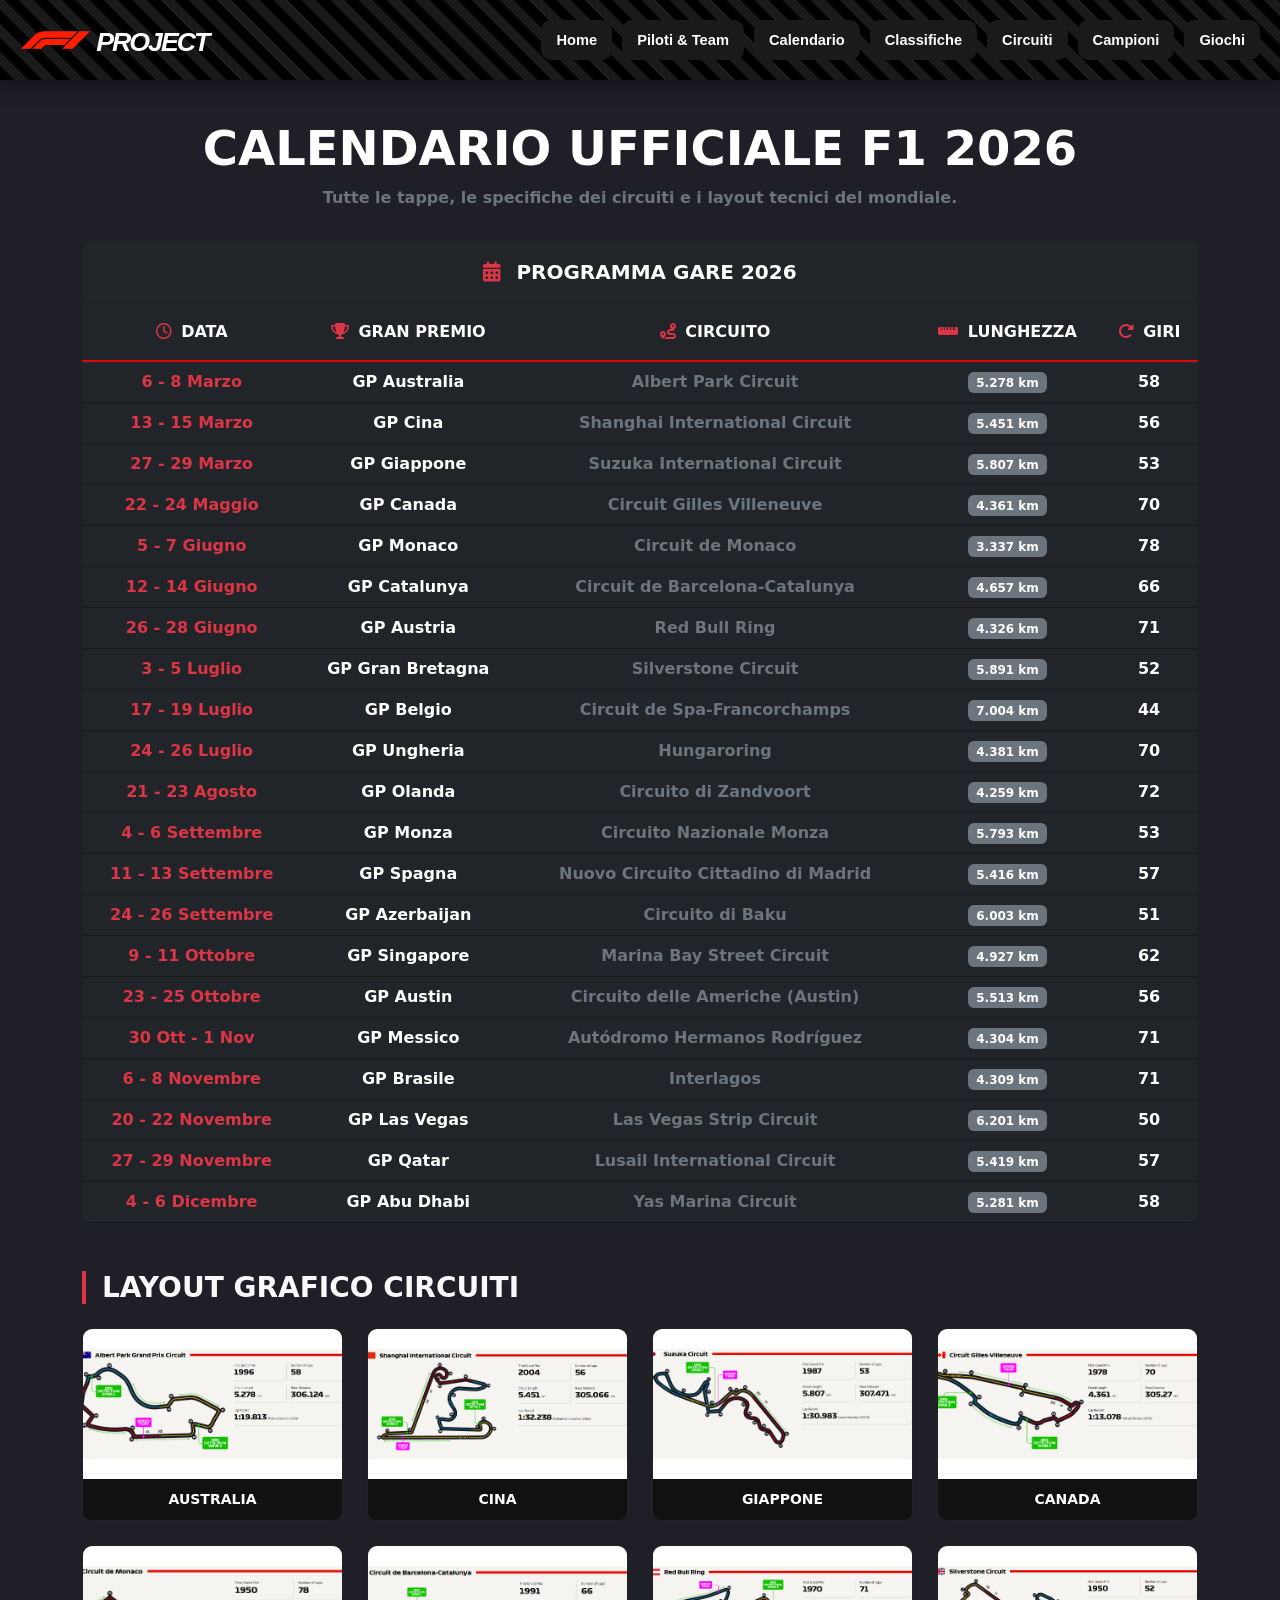
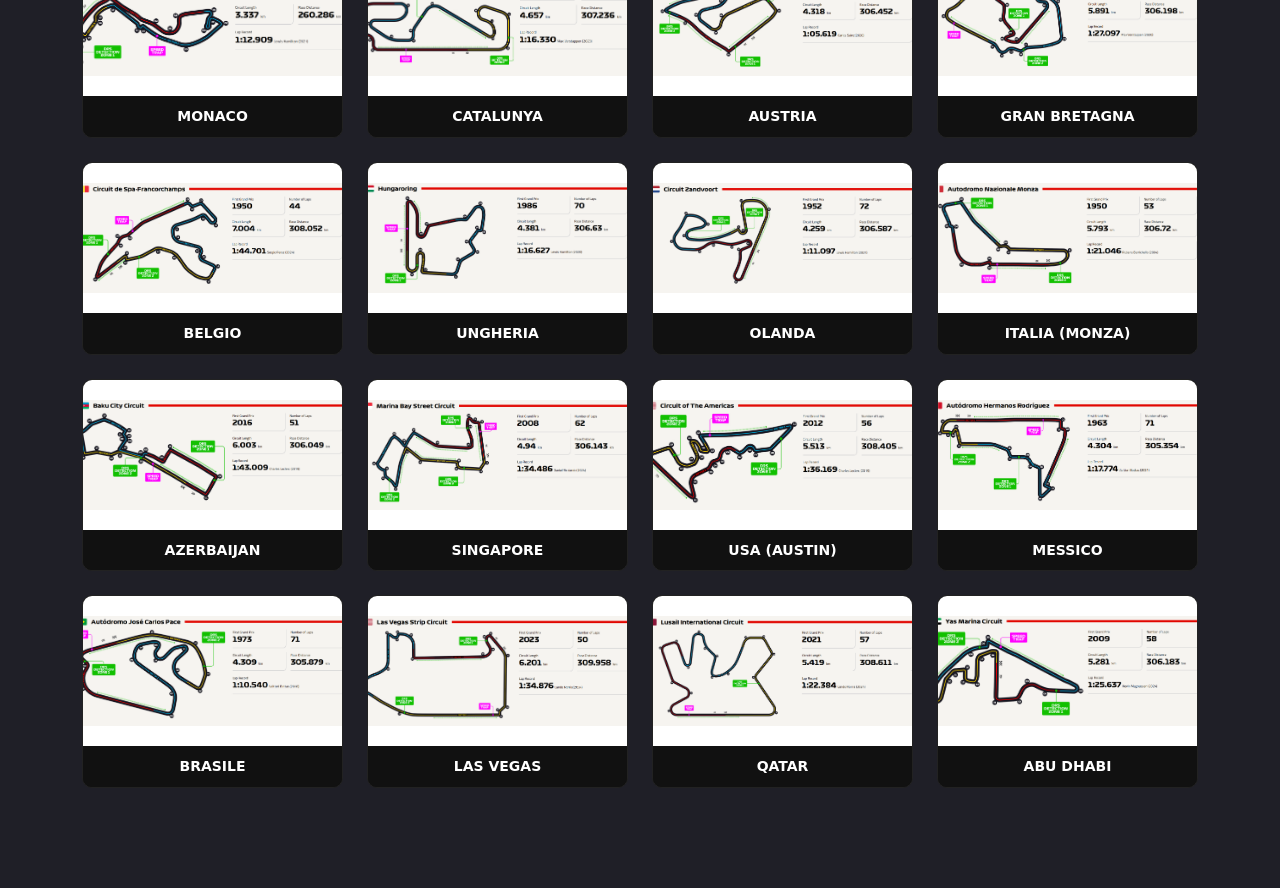
<file: calendario.html>
<!DOCTYPE html>
<html lang="it">

<head>
    <meta charset="UTF-8">
    <meta name="viewport" content="width=device-width, initial-scale=1.0">
    <title>Calendario F1 2026</title>
    <!-- Bootstrap 5 CSS -->
    <link href="https://cdn.jsdelivr.net/npm/bootstrap@5.3.2/dist/css/bootstrap.min.css" rel="stylesheet">
    <!-- Font Awesome -->
    <link rel="stylesheet" href="https://cdnjs.cloudflare.com/ajax/libs/font-awesome/6.4.0/css/all.min.css">
    <!-- Custom CSS -->
    <link rel="stylesheet" href="css/calendario.css">
</head>

<body>

    <!-- HEADER / NAVBAR -->
    <header>
        <h1 class="titoloHeader">
            <img src="Img/f1LogoHeader.png" alt="Logo Formula 1" class="logo">
            <span>PROJECT</span>
        </h1>
        <nav>
            <ul>
                <li><a href="home.html">Home</a></li>
                <li><a href="scuderie.html">Piloti & Team</a></li>
                <li><a href="calendario.html">Calendario</a></li>
                <li><a href="classifiche.html">Classifiche</a></li>
                <li><a href="circuiti.html">Circuiti</a></li>
                <li><a href="campioni.html">Campioni</a></li>
                <li><a href="minigiochi.html">Giochi</a></li>
            </ul>
        </nav>
    </header>

    <!-- MAIN CONTAINER -->
    <main class="container">
        
        <!-- INTRO SECTION (Prima scritta con margin-top: 120px) -->
        <section class="text-center intro-title">
            <h2 class="display-5 fw-bold text-uppercase">Calendario Ufficiale F1 2026</h2>
            <p class="text-secondary fs-6">Tutte le tappe, le specifiche dei circuiti e i layout tecnici del mondiale.</p>
        </section>

        <!-- TABELLA CALENDARIO -->
        <div class="table-responsive rounded-3 mb-5">
            <table class="table table-dark table-hover text-center align-middle mb-0 custom-table">
                <thead>
                    <tr class="table-header-main">
                        <th colspan="5" class="py-3 text-uppercase fw-bold fs-5">
                            <i class="fa-solid fa-calendar-days me-2 text-danger"></i> Programma Gare 2026
                        </th>
                    </tr>
                    <tr class="table-header-cols">
                        <th class="py-3"><i class="fa-regular fa-clock me-1 text-danger"></i> DATA</th>
                        <th class="py-3"><i class="fa-solid fa-trophy me-1 text-danger"></i> GRAN PREMIO</th>
                        <th class="py-3"><i class="fa-solid fa-route me-1 text-danger"></i> CIRCUITO</th>
                        <th class="py-3"><i class="fa-solid fa-ruler-horizontal me-1 text-danger"></i> LUNGHEZZA</th>
                        <th class="py-3"><i class="fa-solid fa-rotate-right me-1 text-danger"></i> GIRI</th>
                    </tr>
                </thead>
                <tbody>
                    <tr>
                        <td class="fw-bold text-danger">6 - 8 Marzo</td>
                        <td>GP Australia</td>
                        <td class="text-secondary">Albert Park Circuit</td>
                        <td><span class="badge bg-secondary">5.278 km</span></td>
                        <td>58</td>
                    </tr>
                    <tr>
                        <td class="fw-bold text-danger">13 - 15 Marzo</td>
                        <td>GP Cina</td>
                        <td class="text-secondary">Shanghai International Circuit</td>
                        <td><span class="badge bg-secondary">5.451 km</span></td>
                        <td>56</td>
                    </tr>
                    <tr>
                        <td class="fw-bold text-danger">27 - 29 Marzo</td>
                        <td>GP Giappone</td>
                        <td class="text-secondary">Suzuka International Circuit</td>
                        <td><span class="badge bg-secondary">5.807 km</span></td>
                        <td>53</td>
                    </tr>
                    <tr>
                        <td class="fw-bold text-danger">22 - 24 Maggio</td>
                        <td>GP Canada</td>
                        <td class="text-secondary">Circuit Gilles Villeneuve</td>
                        <td><span class="badge bg-secondary">4.361 km</span></td>
                        <td>70</td>
                    </tr>
                    <tr>
                        <td class="fw-bold text-danger">5 - 7 Giugno</td>
                        <td>GP Monaco</td>
                        <td class="text-secondary">Circuit de Monaco</td>
                        <td><span class="badge bg-secondary">3.337 km</span></td>
                        <td>78</td>
                    </tr>
                    <tr>
                        <td class="fw-bold text-danger">12 - 14 Giugno</td>
                        <td>GP Catalunya</td>
                        <td class="text-secondary">Circuit de Barcelona-Catalunya</td>
                        <td><span class="badge bg-secondary">4.657 km</span></td>
                        <td>66</td>
                    </tr>
                    <tr>
                        <td class="fw-bold text-danger">26 - 28 Giugno</td>
                        <td>GP Austria</td>
                        <td class="text-secondary">Red Bull Ring</td>
                        <td><span class="badge bg-secondary">4.326 km</span></td>
                        <td>71</td>
                    </tr>
                    <tr>
                        <td class="fw-bold text-danger">3 - 5 Luglio</td>
                        <td>GP Gran Bretagna</td>
                        <td class="text-secondary">Silverstone Circuit</td>
                        <td><span class="badge bg-secondary">5.891 km</span></td>
                        <td>52</td>
                    </tr>
                    <tr>
                        <td class="fw-bold text-danger">17 - 19 Luglio</td>
                        <td>GP Belgio</td>
                        <td class="text-secondary">Circuit de Spa-Francorchamps</td>
                        <td><span class="badge bg-secondary">7.004 km</span></td>
                        <td>44</td>
                    </tr>
                    <tr>
                        <td class="fw-bold text-danger">24 - 26 Luglio</td>
                        <td>GP Ungheria</td>
                        <td class="text-secondary">Hungaroring</td>
                        <td><span class="badge bg-secondary">4.381 km</span></td>
                        <td>70</td>
                    </tr>
                    <tr>
                        <td class="fw-bold text-danger">21 - 23 Agosto</td>
                        <td>GP Olanda</td>
                        <td class="text-secondary">Circuito di Zandvoort</td>
                        <td><span class="badge bg-secondary">4.259 km</span></td>
                        <td>72</td>
                    </tr>
                    <tr>
                        <td class="fw-bold text-danger">4 - 6 Settembre</td>
                        <td>GP Monza</td>
                        <td class="text-secondary">Circuito Nazionale Monza</td>
                        <td><span class="badge bg-secondary">5.793 km</span></td>
                        <td>53</td>
                    </tr>
                    <tr>
                        <td class="fw-bold text-danger">11 - 13 Settembre</td>
                        <td>GP Spagna</td>
                        <td class="text-secondary">Nuovo Circuito Cittadino di Madrid</td>
                        <td><span class="badge bg-secondary">5.416 km</span></td>
                        <td>57</td>
                    </tr>
                    <tr>
                        <td class="fw-bold text-danger">24 - 26 Settembre</td>
                        <td>GP Azerbaijan</td>
                        <td class="text-secondary">Circuito di Baku</td>
                        <td><span class="badge bg-secondary">6.003 km</span></td>
                        <td>51</td>
                    </tr>
                    <tr>
                        <td class="fw-bold text-danger">9 - 11 Ottobre</td>
                        <td>GP Singapore</td>
                        <td class="text-secondary">Marina Bay Street Circuit</td>
                        <td><span class="badge bg-secondary">4.927 km</span></td>
                        <td>62</td>
                    </tr>
                    <tr>
                        <td class="fw-bold text-danger">23 - 25 Ottobre</td>
                        <td>GP Austin</td>
                        <td class="text-secondary">Circuito delle Americhe (Austin)</td>
                        <td><span class="badge bg-secondary">5.513 km</span></td>
                        <td>56</td>
                    </tr>
                    <tr>
                        <td class="fw-bold text-danger">30 Ott - 1 Nov</td>
                        <td>GP Messico</td>
                        <td class="text-secondary">Autódromo Hermanos Rodríguez</td>
                        <td><span class="badge bg-secondary">4.304 km</span></td>
                        <td>71</td>
                    </tr>
                    <tr>
                        <td class="fw-bold text-danger">6 - 8 Novembre</td>
                        <td>GP Brasile</td>
                        <td class="text-secondary">Interlagos</td>
                        <td><span class="badge bg-secondary">4.309 km</span></td>
                        <td>71</td>
                    </tr>
                    <tr>
                        <td class="fw-bold text-danger">20 - 22 Novembre</td>
                        <td>GP Las Vegas</td>
                        <td class="text-secondary">Las Vegas Strip Circuit</td>
                        <td><span class="badge bg-secondary">6.201 km</span></td>
                        <td>50</td>
                    </tr>
                    <tr>
                        <td class="fw-bold text-danger">27 - 29 Novembre</td>
                        <td>GP Qatar</td>
                        <td class="text-secondary">Lusail International Circuit</td>
                        <td><span class="badge bg-secondary">5.419 km</span></td>
                        <td>57</td>
                    </tr>
                    <tr>
                        <td class="fw-bold text-danger">4 - 6 Dicembre</td>
                        <td>GP Abu Dhabi</td>
                        <td class="text-secondary">Yas Marina Circuit</td>
                        <td><span class="badge bg-secondary">5.281 km</span></td>
                        <td>58</td>
                    </tr>
                </tbody>
            </table>
        </div>

        <!-- GRID LAYOUT CIRCUITI -->
        <section>
            <h3 class="text-uppercase fw-bold text-light mb-4 border-start border-4 border-danger ps-3">
                Layout Grafico Circuiti
            </h3>
            
            <div class="row row-cols-1 row-cols-sm-2 row-cols-md-3 row-cols-lg-4 g-4">

                <div class="col">
                    <div class="card circuit-card h-100">
                        <div class="card-img-wrapper">
                            <img src="Img/F1 Race Tracks Layout Information/Australia_Albert_Park.png" alt="Australia">
                        </div>
                        <div class="card-body text-center">
                            <h5 class="card-title m-0">Australia</h5>
                        </div>
                    </div>
                </div>

                <div class="col">
                    <div class="card circuit-card h-100">
                        <div class="card-img-wrapper">
                            <img src="Img/F1 Race Tracks Layout Information/China_Shanghai_International.png" alt="Cina">
                        </div>
                        <div class="card-body text-center">
                            <h5 class="card-title m-0">Cina</h5>
                        </div>
                    </div>
                </div>

                <div class="col">
                    <div class="card circuit-card h-100">
                        <div class="card-img-wrapper">
                            <img src="Img/F1 Race Tracks Layout Information/Japan_Suzuka.png" alt="Giappone">
                        </div>
                        <div class="card-body text-center">
                            <h5 class="card-title m-0">Giappone</h5>
                        </div>
                    </div>
                </div>

                <div class="col">
                    <div class="card circuit-card h-100">
                        <div class="card-img-wrapper">
                            <img src="Img/F1 Race Tracks Layout Information/Canada_Gilles_Villeneuve.png" alt="Canada">
                        </div>
                        <div class="card-body text-center">
                            <h5 class="card-title m-0">Canada</h5>
                        </div>
                    </div>
                </div>

                <div class="col">
                    <div class="card circuit-card h-100">
                        <div class="card-img-wrapper">
                            <img src="Img/F1 Race Tracks Layout Information/Monaco_Circuit_de_Monaco.png" alt="Monaco">
                        </div>
                        <div class="card-body text-center">
                            <h5 class="card-title m-0">Monaco</h5>
                        </div>
                    </div>
                </div>

                <div class="col">
                    <div class="card circuit-card h-100">
                        <div class="card-img-wrapper">
                            <img src="Img/F1 Race Tracks Layout Information/Spain_Barcelona_Catalunya.png" alt="Catalunya">
                        </div>
                        <div class="card-body text-center">
                            <h5 class="card-title m-0">Catalunya</h5>
                        </div>
                    </div>
                </div>

                <div class="col">
                    <div class="card circuit-card h-100">
                        <div class="card-img-wrapper">
                            <img src="Img/F1 Race Tracks Layout Information/Austria_Red_Bull_Ring.png" alt="Austria">
                        </div>
                        <div class="card-body text-center">
                            <h5 class="card-title m-0">Austria</h5>
                        </div>
                    </div>
                </div>

                <div class="col">
                    <div class="card circuit-card h-100">
                        <div class="card-img-wrapper">
                            <img src="Img/F1 Race Tracks Layout Information/Great_Britain_Silverstone.png" alt="Gran Bretagna">
                        </div>
                        <div class="card-body text-center">
                            <h5 class="card-title m-0">Gran Bretagna</h5>
                        </div>
                    </div>
                </div>

                <div class="col">
                    <div class="card circuit-card h-100">
                        <div class="card-img-wrapper">
                            <img src="Img/F1 Race Tracks Layout Information/Belgium_Spa_Francorchamps.png" alt="Belgio">
                        </div>
                        <div class="card-body text-center">
                            <h5 class="card-title m-0">Belgio</h5>
                        </div>
                    </div>
                </div>

                <div class="col">
                    <div class="card circuit-card h-100">
                        <div class="card-img-wrapper">
                            <img src="Img/F1 Race Tracks Layout Information/Hungary_Hungaroring.png" alt="Ungheria">
                        </div>
                        <div class="card-body text-center">
                            <h5 class="card-title m-0">Ungheria</h5>
                        </div>
                    </div>
                </div>

                <div class="col">
                    <div class="card circuit-card h-100">
                        <div class="card-img-wrapper">
                            <img src="Img/F1 Race Tracks Layout Information/Netherlands_Zandvoort.png" alt="Olanda">
                        </div>
                        <div class="card-body text-center">
                            <h5 class="card-title m-0">Olanda</h5>
                        </div>
                    </div>
                </div>

                <div class="col">
                    <div class="card circuit-card h-100">
                        <div class="card-img-wrapper">
                            <img src="Img/F1 Race Tracks Layout Information/Italy_Monza.png" alt="Italia">
                        </div>
                        <div class="card-body text-center">
                            <h5 class="card-title m-0">Italia (Monza)</h5>
                        </div>
                    </div>
                </div>

                <div class="col">
                    <div class="card circuit-card h-100">
                        <div class="card-img-wrapper">
                            <img src="Img/F1 Race Tracks Layout Information/Azerbaijan_Baku.png" alt="Azerbaijan">
                        </div>
                        <div class="card-body text-center">
                            <h5 class="card-title m-0">Azerbaijan</h5>
                        </div>
                    </div>
                </div>

                <div class="col">
                    <div class="card circuit-card h-100">
                        <div class="card-img-wrapper">
                            <img src="Img/F1 Race Tracks Layout Information/Singapore_Marina_Bay_Street.png" alt="Singapore">
                        </div>
                        <div class="card-body text-center">
                            <h5 class="card-title m-0">Singapore</h5>
                        </div>
                    </div>
                </div>

                <div class="col">
                    <div class="card circuit-card h-100">
                        <div class="card-img-wrapper">
                            <img src="Img/F1 Race Tracks Layout Information/USA_Circuit_of_the_Americas.png" alt="Texas">
                        </div>
                        <div class="card-body text-center">
                            <h5 class="card-title m-0">USA (Austin)</h5>
                        </div>
                    </div>
                </div>

                <div class="col">
                    <div class="card circuit-card h-100">
                        <div class="card-img-wrapper">
                            <img src="Img/F1 Race Tracks Layout Information/Mexico_Hermanos_Rodriguez.png" alt="Messico">
                        </div>
                        <div class="card-body text-center">
                            <h5 class="card-title m-0">Messico</h5>
                        </div>
                    </div>
                </div>

                <div class="col">
                    <div class="card circuit-card h-100">
                        <div class="card-img-wrapper">
                            <img src="Img/F1 Race Tracks Layout Information/Brazil_Jose_Carlos_Pace.png" alt="Brasile">
                        </div>
                        <div class="card-body text-center">
                            <h5 class="card-title m-0">Brasile</h5>
                        </div>
                    </div>
                </div>

                <div class="col">
                    <div class="card circuit-card h-100">
                        <div class="card-img-wrapper">
                            <img src="Img/F1 Race Tracks Layout Information/USA_Las_Vegas_Strip.png" alt="Las Vegas">
                        </div>
                        <div class="card-body text-center">
                            <h5 class="card-title m-0">Las Vegas</h5>
                        </div>
                    </div>
                </div>

                <div class="col">
                    <div class="card circuit-card h-100">
                        <div class="card-img-wrapper">
                            <img src="Img/F1 Race Tracks Layout Information/Qatar_Lusail_International.png" alt="Qatar">
                        </div>
                        <div class="card-body text-center">
                            <h5 class="card-title m-0">Qatar</h5>
                        </div>
                    </div>
                </div>

                <div class="col">
                    <div class="card circuit-card h-100">
                        <div class="card-img-wrapper">
                            <img src="Img/F1 Race Tracks Layout Information/UAE_Abu_Dhabi_Yas_Marina.png" alt="Abu Dhabi">
                        </div>
                        <div class="card-body text-center">
                            <h5 class="card-title m-0">Abu Dhabi</h5>
                        </div>
                    </div>
                </div>

            </div>
        </section>

    </main>

    <script src="https://cdn.jsdelivr.net/npm/bootstrap@5.3.2/dist/js/bootstrap.bundle.min.js"></script>
</body>

</html>
</file>
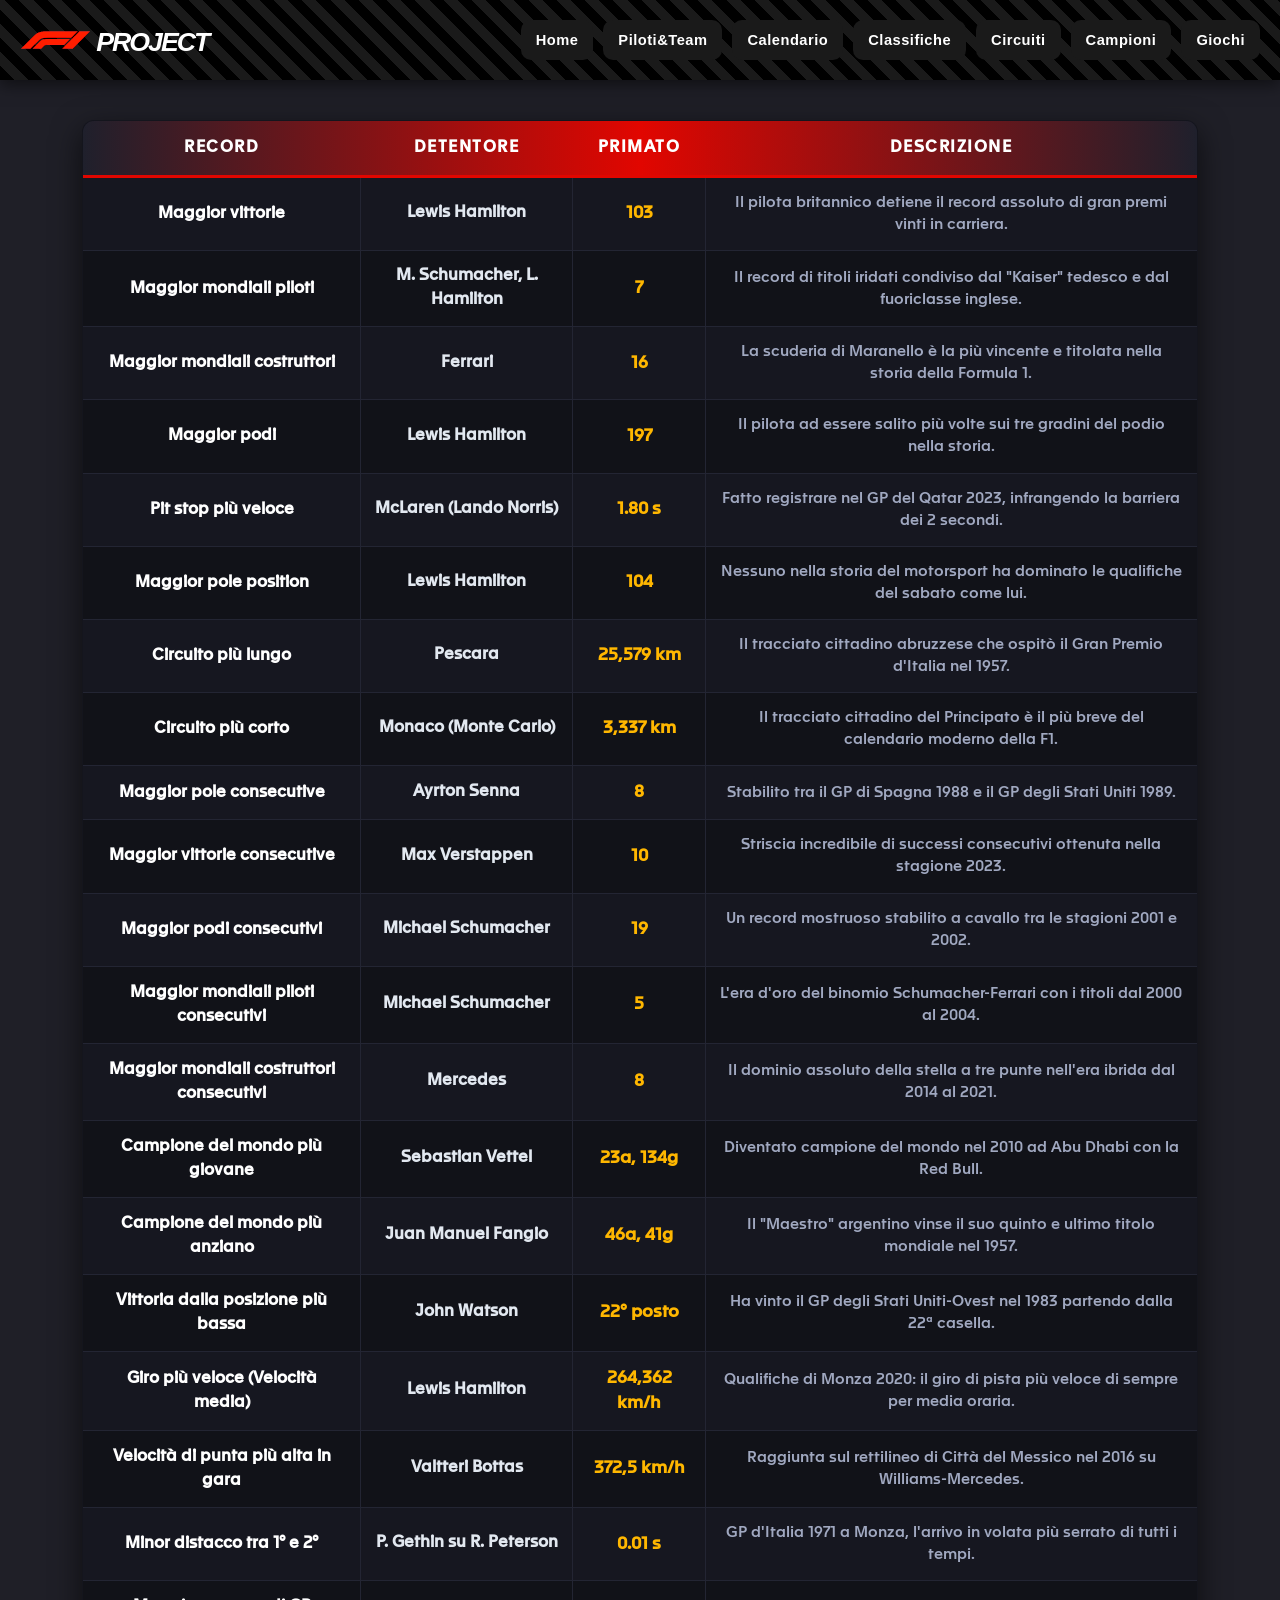
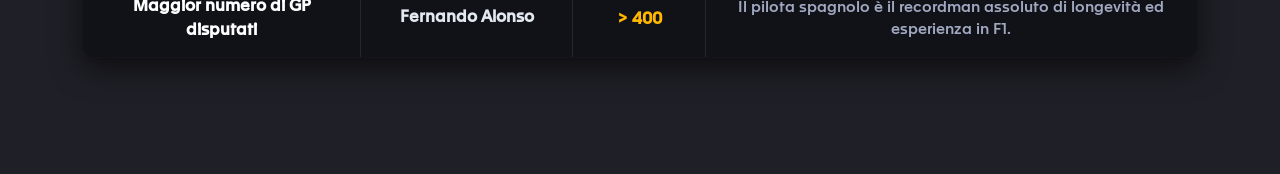
<file: campioni.html>
<!DOCTYPE html>
<html lang="it">

<head>
    <meta charset="UTF-8">
    <meta name="viewport" content="width=device-width, initial-scale=1.0">
    <title>ScuderieF12026 - Campioni</title>
    <link href="https://cdn.jsdelivr.net/npm/bootstrap@5.3.8/dist/css/bootstrap.min.css" rel="stylesheet"
        integrity="sha384-sRIl4kxILFvY47J16cr9ZwB07vP4J8+LH7qKQnuqkuIAvNWLzeN8tE5YBujZqJLB" crossorigin="anonymous">
    <link rel="stylesheet" href="css/campioni.css">
</head>

<body>
    <header>
        <h1 class="titoloHeader">
            <img src="Img/f1LogoHeader.png" alt="Logo Formula 1" class="logo">
            <span>PROJECT</span>
        </h1>
        <nav>
            <ul>
                <li><a href="home.html">Home</a></li>
                <li><a href="scuderie.html">Piloti&Team</a></li>
                <li><a href="calendario.html">Calendario</a></li>
                <li><a href="classifiche.html">Classifiche</a></li>
                <li><a href="circuiti.html">Circuiti</a></li>
                <li><a href="campioni.html">Campioni</a></li>
                <li><a href="minigiochi.html">Giochi</a></li>
            </ul>
        </nav>
    </header>

    <div class="container" id="tabRecordCampioni">
        <table class="table align-middle text-center tabella-campioni">
            <thead>
                <tr>
                    <th scope="col" class="cella">RECORD</th>
                    <th scope="col" class="cella">DETENTORE</th>
                    <th scope="col" class="cella">PRIMATO</th>
                    <th scope="col" class="cella">DESCRIZIONE</th>
                </tr>
            </thead>
            <tbody>
                <tr>
                    <td class="cella record-titolo">Maggior vittorie</td>
                    <td class="cella record-detentore">Lewis Hamilton</td>
                    <td class="cella record-primato">103</td>
                    <td class="cella record-desc">Il pilota britannico detiene il record assoluto di gran premi vinti in carriera.</td>
                </tr>
                <tr>
                    <td class="cella record-titolo">Maggior mondiali piloti</td>
                    <td class="cella record-detentore">M. Schumacher, L. Hamilton</td>
                    <td class="cella record-primato">7</td>
                    <td class="cella record-desc">Il record di titoli iridati condiviso dal "Kaiser" tedesco e dal fuoriclasse inglese.</td>
                </tr>
                <tr>
                    <td class="cella record-titolo">Maggior mondiali costruttori</td>
                    <td class="cella record-detentore">Ferrari</td>
                    <td class="cella record-primato">16</td>
                    <td class="cella record-desc">La scuderia di Maranello è la più vincente e titolata nella storia della Formula 1.</td>
                </tr>
                <tr>
                    <td class="cella record-titolo">Maggior podi</td>
                    <td class="cella record-detentore">Lewis Hamilton</td>
                    <td class="cella record-primato">197</td>
                    <td class="cella record-desc">Il pilota ad essere salito più volte sui tre gradini del podio nella storia.</td>
                </tr>
                <tr>
                    <td class="cella record-titolo">Pit stop più veloce</td>
                    <td class="cella record-detentore">McLaren (Lando Norris)</td>
                    <td class="cella record-primato">1.80 s</td>
                    <td class="cella record-desc">Fatto registrare nel GP del Qatar 2023, infrangendo la barriera dei 2 secondi.</td>
                </tr>
                <tr>
                    <td class="cella record-titolo">Maggior pole position</td>
                    <td class="cella record-detentore">Lewis Hamilton</td>
                    <td class="cella record-primato">104</td>
                    <td class="cella record-desc">Nessuno nella storia del motorsport ha dominato le qualifiche del sabato come lui.</td>
                </tr>
                <tr>
                    <td class="cella record-titolo">Circuito più lungo</td>
                    <td class="cella record-detentore">Pescara</td>
                    <td class="cella record-primato">25,579 km</td>
                    <td class="cella record-desc">Il tracciato cittadino abruzzese che ospitò il Gran Premio d'Italia nel 1957.</td>
                </tr>
                <tr>
                    <td class="cella record-titolo">Circuito più corto</td>
                    <td class="cella record-detentore">Monaco (Monte Carlo)</td>
                    <td class="cella record-primato">3,337 km</td>
                    <td class="cella record-desc">Il tracciato cittadino del Principato è il più breve del calendario moderno della F1.</td>
                </tr>
                <tr>
                    <td class="cella record-titolo">Maggior pole consecutive</td>
                    <td class="cella record-detentore">Ayrton Senna</td>
                    <td class="cella record-primato">8</td>
                    <td class="cella record-desc">Stabilito tra il GP di Spagna 1988 e il GP degli Stati Uniti 1989.</td>
                </tr>
                <tr>
                    <td class="cella record-titolo">Maggior vittorie consecutive</td>
                    <td class="cella record-detentore">Max Verstappen</td>
                    <td class="cella record-primato">10</td>
                    <td class="cella record-desc">Striscia incredibile di successi consecutivi ottenuta nella stagione 2023.</td>
                </tr>
                <tr>
                    <td class="cella record-titolo">Maggior podi consecutivi</td>
                    <td class="cella record-detentore">Michael Schumacher</td>
                    <td class="cella record-primato">19</td>
                    <td class="cella record-desc">Un record mostruoso stabilito a cavallo tra le stagioni 2001 e 2002.</td>
                </tr>
                <tr>
                    <td class="cella record-titolo">Maggior mondiali piloti consecutivi</td>
                    <td class="cella record-detentore">Michael Schumacher</td>
                    <td class="cella record-primato">5</td>
                    <td class="cella record-desc">L'era d'oro del binomio Schumacher-Ferrari con i titoli dal 2000 al 2004.</td>
                </tr>
                <tr>
                    <td class="cella record-titolo">Maggior mondiali costruttori consecutivi</td>
                    <td class="cella record-detentore">Mercedes</td>
                    <td class="cella record-primato">8</td>
                    <td class="cella record-desc">Il dominio assoluto della stella a tre punte nell'era ibrida dal 2014 al 2021.</td>
                </tr>
                <tr>
                    <td class="cella record-titolo">Campione del mondo più giovane</td>
                    <td class="cella record-detentore">Sebastian Vettel</td>
                    <td class="cella record-primato">23a, 134g</td>
                    <td class="cella record-desc">Diventato campione del mondo nel 2010 ad Abu Dhabi con la Red Bull.</td>
                </tr>
                <tr>
                    <td class="cella record-titolo">Campione del mondo più anziano</td>
                    <td class="cella record-detentore">Juan Manuel Fangio</td>
                    <td class="cella record-primato">46a, 41g</td>
                    <td class="cella record-desc">Il "Maestro" argentino vinse il suo quinto e ultimo titolo mondiale nel 1957.</td>
                </tr>
                <tr>
                    <td class="cella record-titolo">Vittoria dalla posizione più bassa</td>
                    <td class="cella record-detentore">John Watson</td>
                    <td class="cella record-primato">22° posto</td>
                    <td class="cella record-desc">Ha vinto il GP degli Stati Uniti-Ovest nel 1983 partendo dalla 22ª casella.</td>
                </tr>
                <tr>
                    <td class="cella record-titolo">Giro più veloce (Velocità media)</td>
                    <td class="cella record-detentore">Lewis Hamilton</td>
                    <td class="cella record-primato">264,362 km/h</td>
                    <td class="cella record-desc">Qualifiche di Monza 2020: il giro di pista più veloce di sempre per media oraria.</td>
                </tr>
                <tr>
                    <td class="cella record-titolo">Velocità di punta più alta in gara</td>
                    <td class="cella record-detentore">Valtteri Bottas</td>
                    <td class="cella record-primato">372,5 km/h</td>
                    <td class="cella record-desc">Raggiunta sul rettilineo di Città del Messico nel 2016 su Williams-Mercedes.</td>
                </tr>
                <tr>
                    <td class="cella record-titolo">Minor distacco tra 1° e 2°</td>
                    <td class="cella record-detentore">P. Gethin su R. Peterson</td>
                    <td class="cella record-primato">0.01 s</td>
                    <td class="cella record-desc">GP d'Italia 1971 a Monza, l'arrivo in volata più serrato di tutti i tempi.</td>
                </tr>
                <tr>
                    <td class="cella record-titolo">Maggior numero di GP disputati</td>
                    <td class="cella record-detentore">Fernando Alonso</td>
                    <td class="cella record-primato">&gt; 400</td>
                    <td class="cella record-desc">Il pilota spagnolo è il recordman assoluto di longevità ed esperienza in F1.</td>
                </tr>
            </tbody>
        </table>
    </div>

    <script src="https://cdn.jsdelivr.net/npm/bootstrap@5.3.8/dist/js/bootstrap.bundle.min.js"
        integrity="sha384-FKyoEForCGlyvwx9Hj09JcYn3nv7wiPVlz7YYwJrWVcXK/BmnVDxM+D2scQbITxI"
        crossorigin="anonymous"></script>
</body>

</html>
</file>
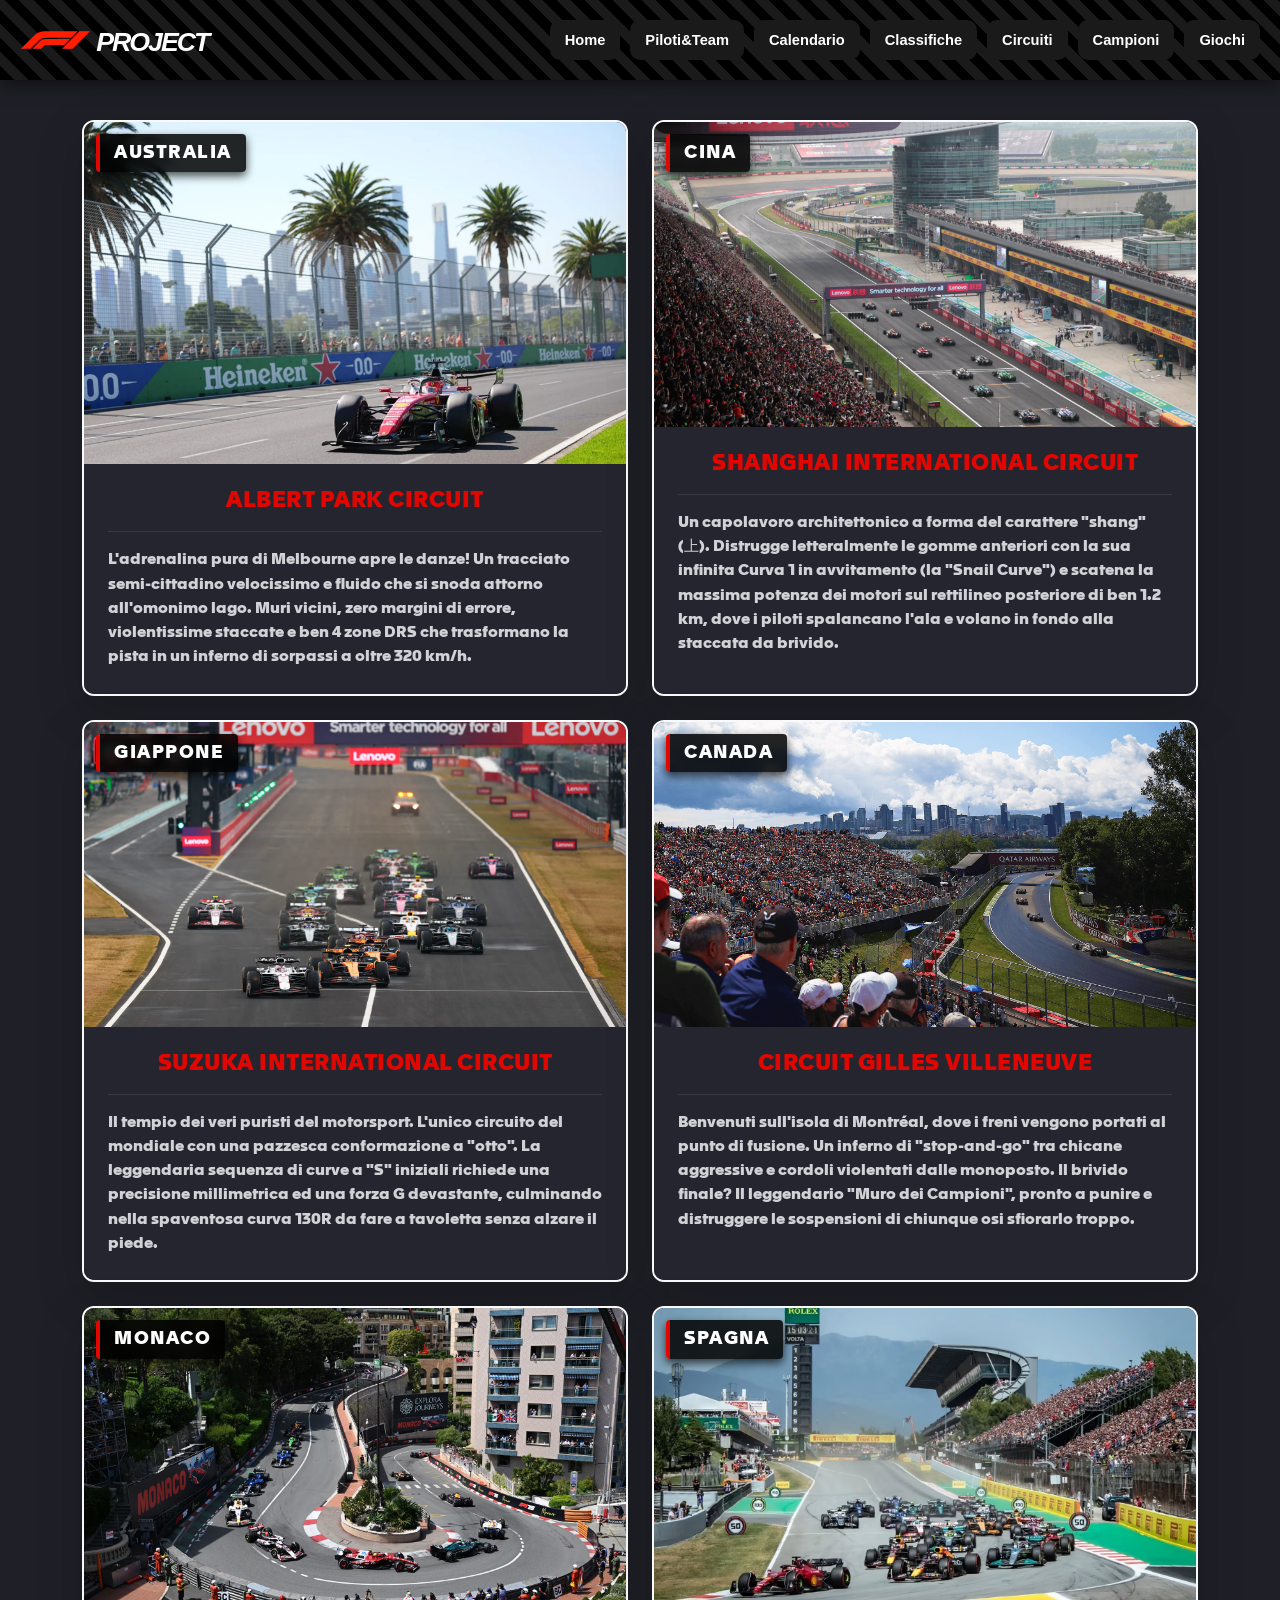
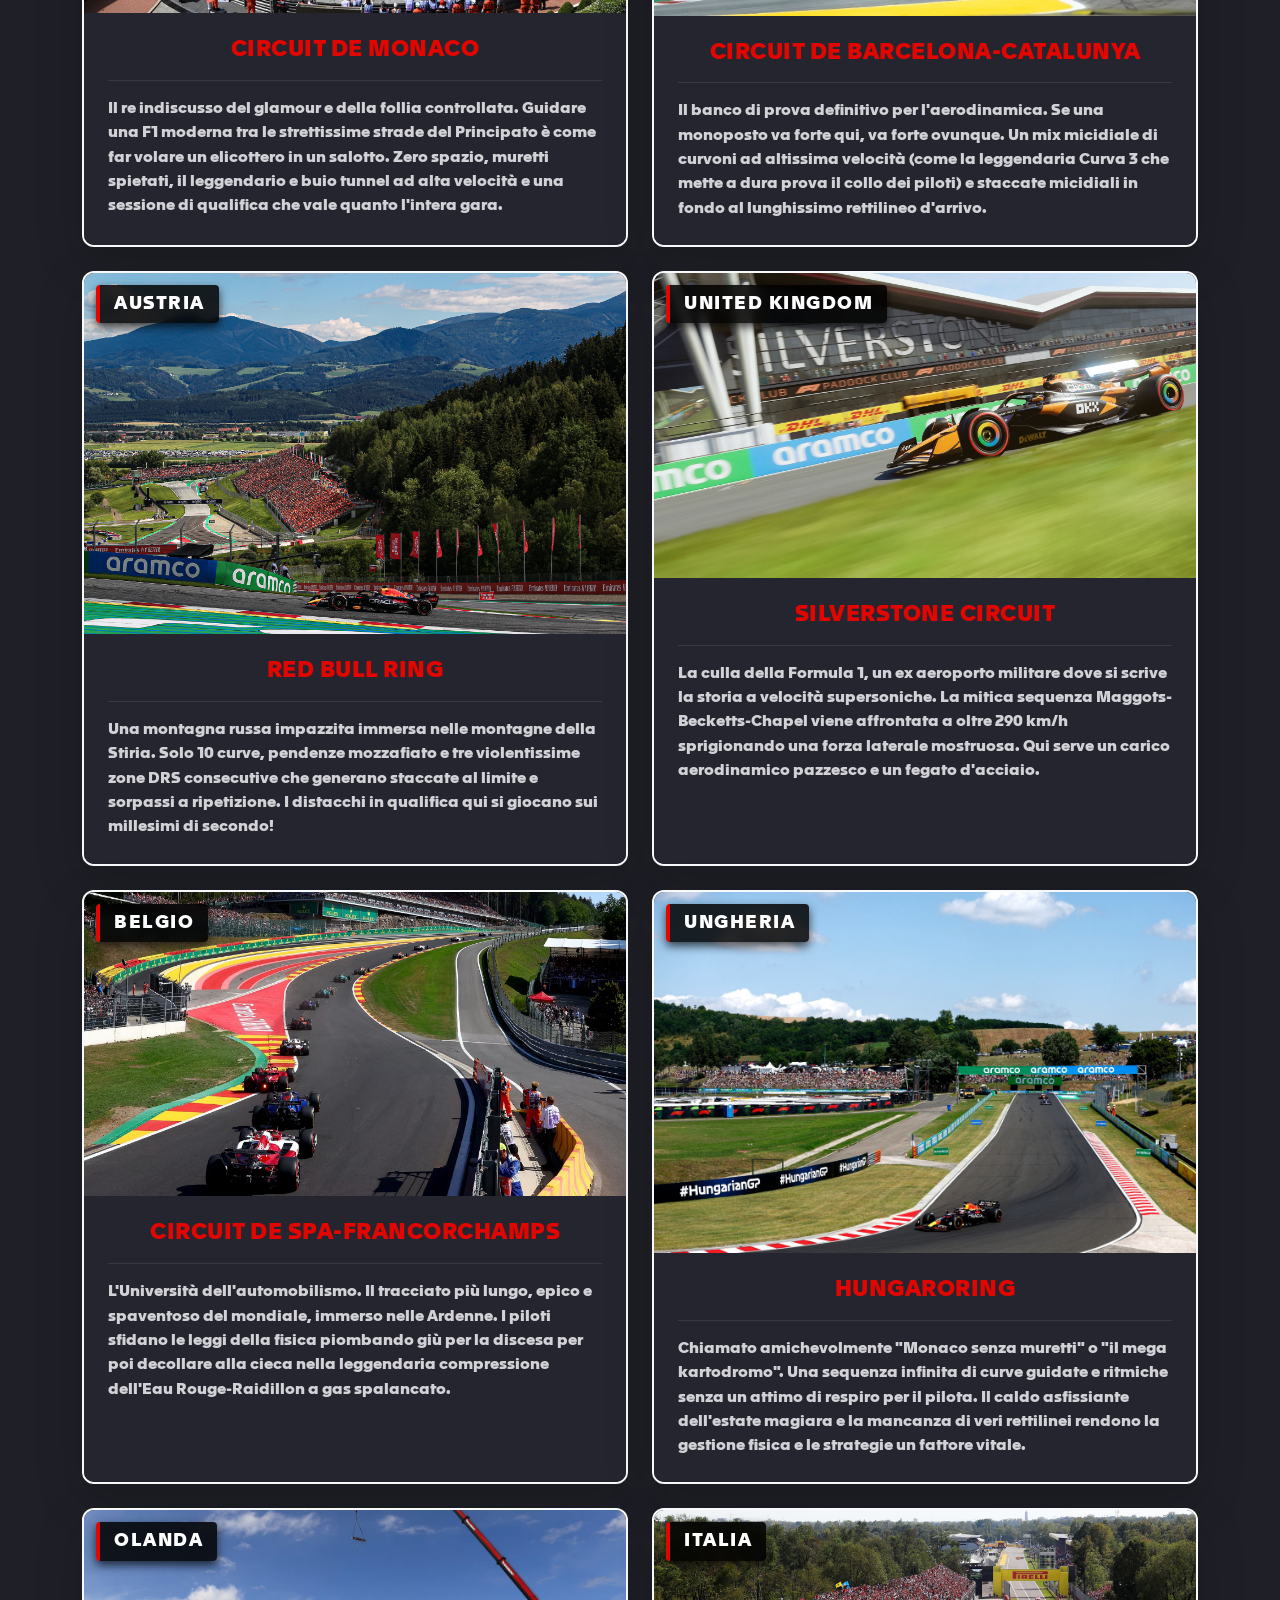
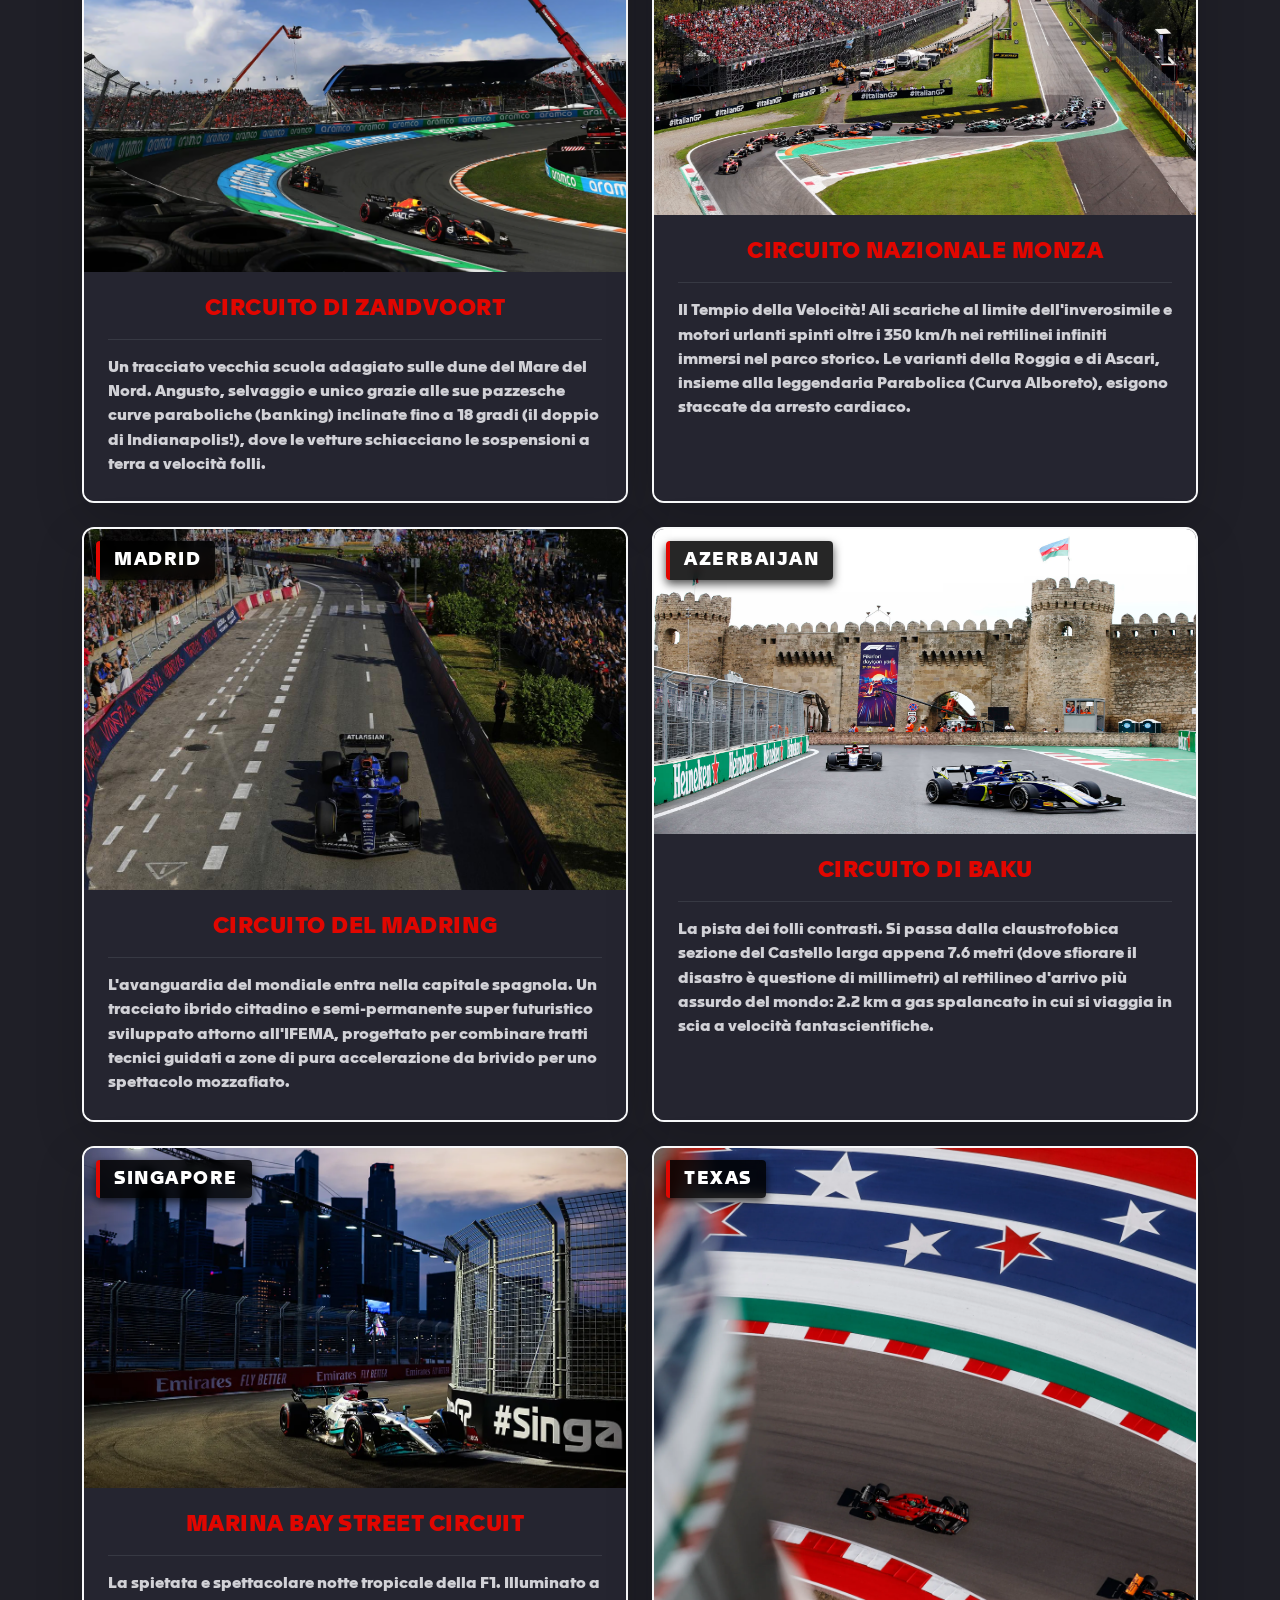
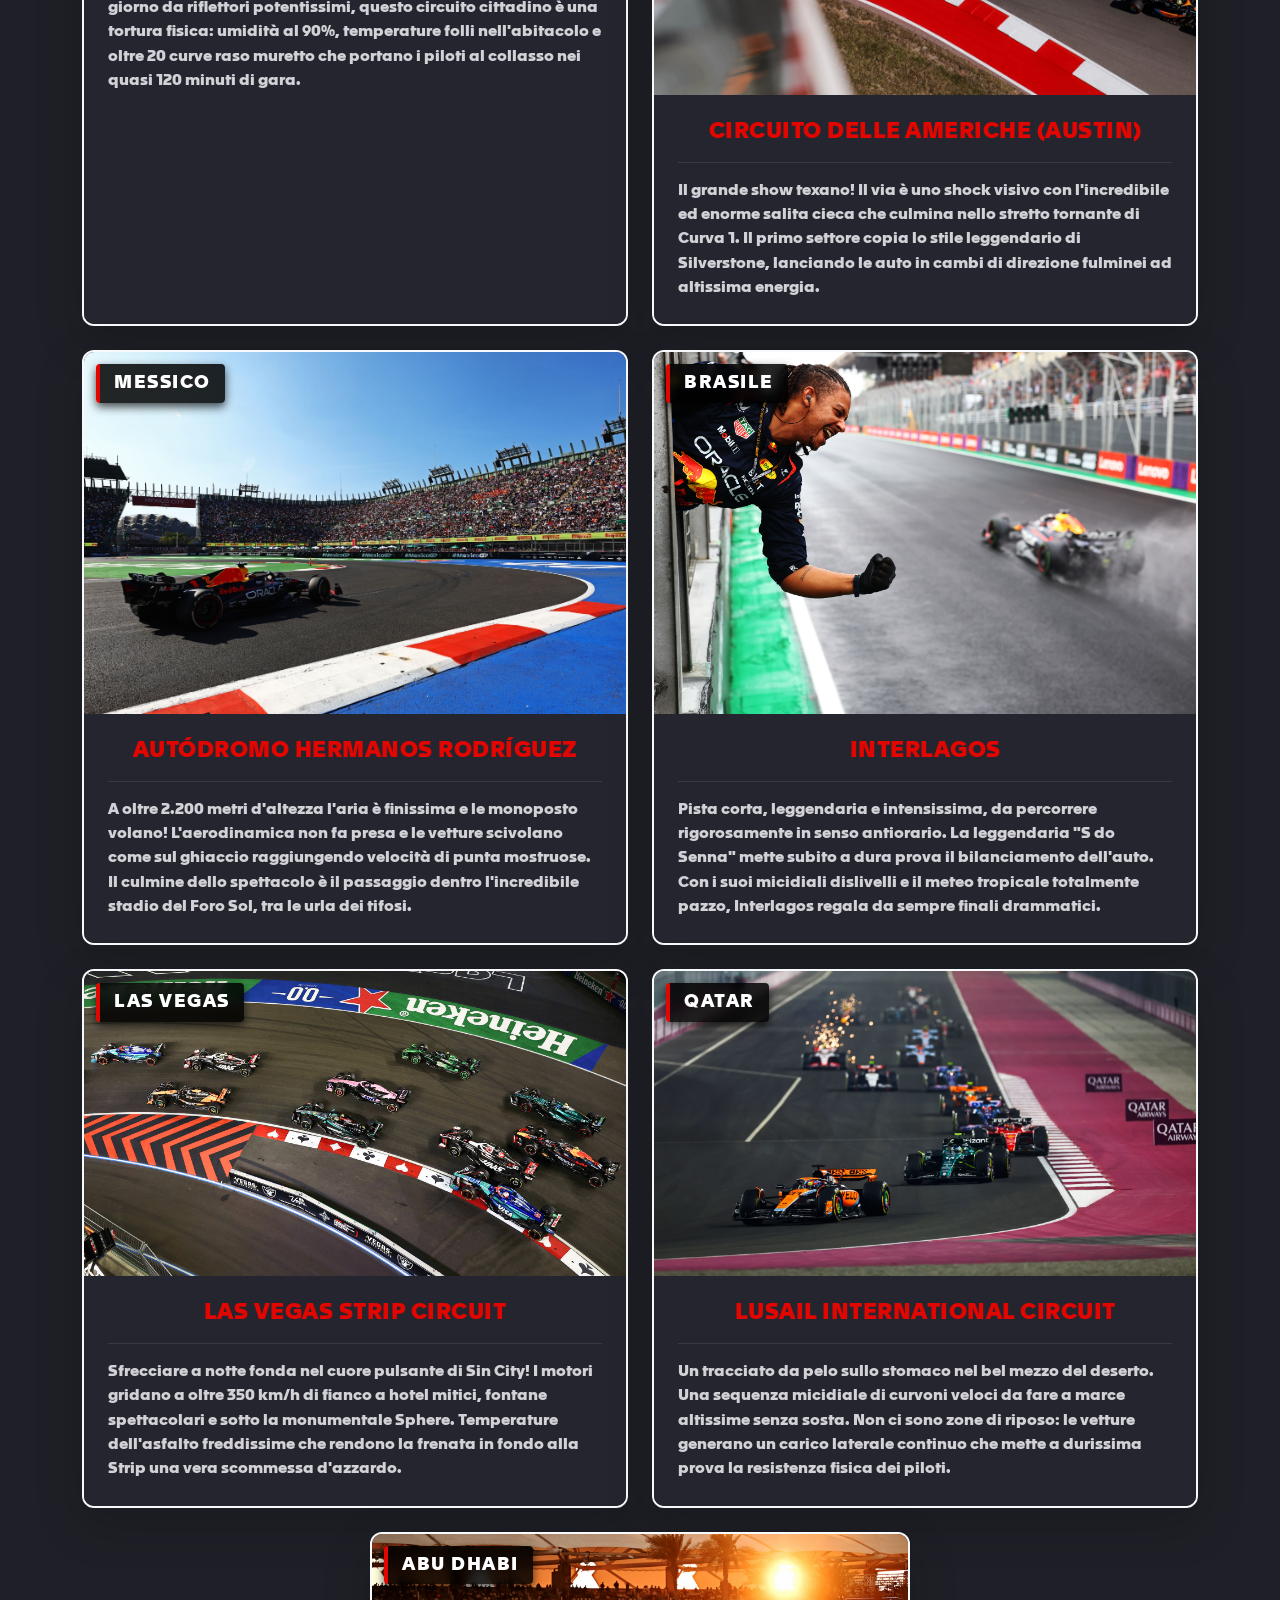
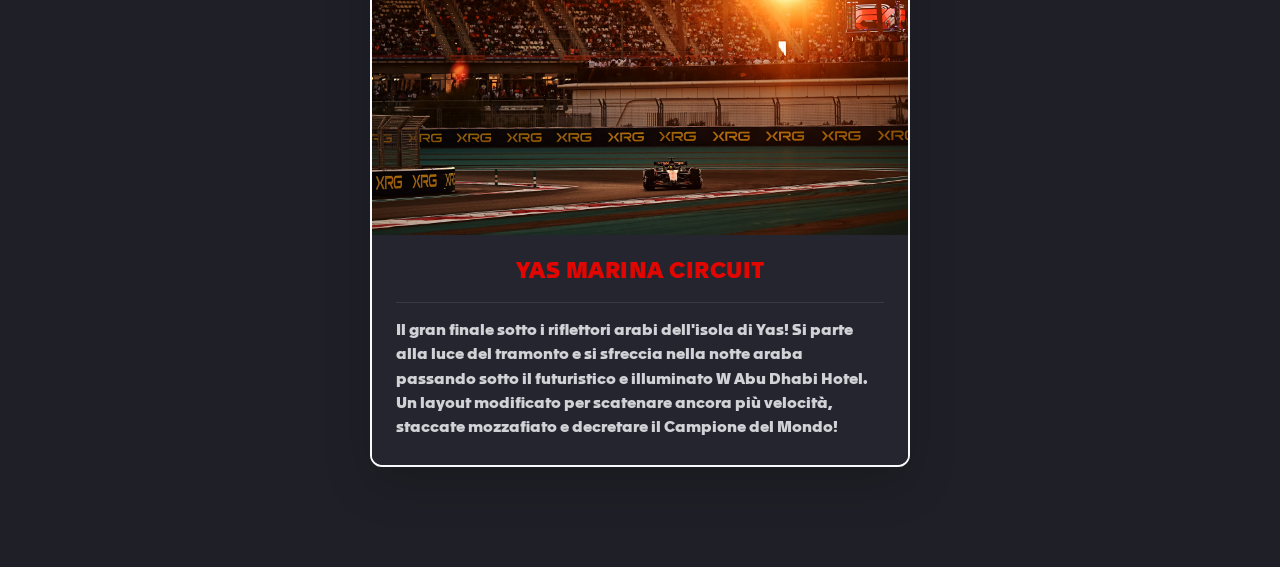
<file: circuiti.html>
<!DOCTYPE html>
<html lang="it">
<head>
    <meta charset="UTF-8">
    <meta name="viewport" content="width=device-width, initial-scale=1.0">
    <title>ScuderieF12026</title>
    <link href="https://cdn.jsdelivr.net/npm/bootstrap@5.3.8/dist/css/bootstrap.min.css" rel="stylesheet" integrity="sha384-sRIl4kxILFvY47J16cr9ZwB07vP4J8+LH7qKQnuqkuIAvNWLzeN8tE5YBujZqJLB" crossorigin="anonymous">
    <link rel="stylesheet" href="css/circuiti.css">
</head>
<body>
    <header>
        <h1 class="titoloHeader">
            <img src="Img/f1LogoHeader.png" alt="Logo Formula 1" class="logo">
            <span>PROJECT</span>
        </h1>
        <nav>
            <ul>
                <li><a href="home.html">Home</a></li>
                <li><a href="scuderie.html">Piloti&Team</a></li>
                <li><a href="calendario.html">Calendario</a></li>
                <li><a href="classifiche.html">Classifiche</a></li>
                <li><a href="circuiti.html">Circuiti</a></li>
                <li><a href="campioni.html">Campioni</a></li>
                <li><a href="minigiochi.html">Giochi</a></li>
            </ul>
        </nav>
    </header>

    <div class="container" id="circuit">
        <div class="row row-cols-1 row-cols-md-2 g-4">
            
            <div class="col">
                <div class="card circuito-card h-100 border-2 border-light shadow-lg">
                    <div class="position-relative">
                        <img src="Img/F1 Race Tracks Photo/Australia.jpg" class="card-img-top" alt="Albert Park">
                        <span class="nazione-overlay">Australia</span>
                    </div>
                    <div class="card-body">
                        <h2 class="card-title text-center font-weight-bold">Albert Park Circuit</h2>
                        <hr class="border-secondary">
                        <p class="card-text">L'adrenalina pura di Melbourne apre le danze! Un tracciato semi-cittadino velocissimo e fluido che si snoda attorno all'omonimo lago. Muri vicini, zero margini di errore, violentissime staccate e ben 4 zone DRS che trasformano la pista in un inferno di sorpassi a oltre 320 km/h.</p>
                    </div>
                </div>
            </div>

            <div class="col">
                <div class="card circuito-card h-100 border-2 border-light shadow-lg">
                    <div class="position-relative">
                        <img src="Img/F1 Race Tracks Photo/Cina.jpg" class="card-img-top" alt="Shanghai">
                        <span class="nazione-overlay">Cina</span>
                    </div>
                    <div class="card-body">
                        <h2 class="card-title text-center font-weight-bold">Shanghai International Circuit</h2>
                        <hr class="border-secondary">
                        <p class="card-text">Un capolavoro architettonico a forma del carattere "shang" (上). Distrugge letteralmente le gomme anteriori con la sua infinita Curva 1 in avvitamento (la "Snail Curve") e scatena la massima potenza dei motori sul rettilineo posteriore di ben 1.2 km, dove i piloti spalancano l'ala e volano in fondo alla staccata da brivido.</p>
                    </div>
                </div>
            </div>

            <div class="col">
                <div class="card circuito-card h-100 border-2 border-light shadow-lg">
                    <div class="position-relative">
                        <img src="Img/F1 Race Tracks Photo/Giappone.jpg" class="card-img-top" alt="Suzuka">
                        <span class="nazione-overlay">Giappone</span>
                    </div>
                    <div class="card-body">
                        <h2 class="card-title font-weight-bold text-center">Suzuka International Circuit</h2>
                        <hr class="border-secondary">
                        <p class="card-text">Il tempio dei veri puristi del motorsport. L'unico circuito del mondiale con una pazzesca conformazione a "otto". La leggendaria sequenza di curve a "S" iniziali richiede una precisione millimetrica ed una forza G devastante, culminando nella spaventosa curva 130R da fare a tavoletta senza alzare il piede.</p>
                    </div>
                </div>
            </div>

            <div class="col">
                <div class="card circuito-card h-100 border-2 border-light shadow-lg">
                    <div class="position-relative">
                        <img src="Img/F1 Race Tracks Photo/Canada.jpg" class="card-img-top" alt="Montréal">
                        <span class="nazione-overlay">Canada</span>
                    </div>
                    <div class="card-body">
                        <h2 class="card-title font-weight-bold text-center">Circuit Gilles Villeneuve</h2>
                        <hr class="border-secondary">
                        <p class="card-text">Benvenuti sull'isola di Montréal, dove i freni vengono portati al punto di fusione. Un inferno di "stop-and-go" tra chicane aggressive e cordoli violentati dalle monoposto. Il brivido finale? Il leggendario "Muro dei Campioni", pronto a punire e distruggere le sospensioni di chiunque osi sfiorarlo troppo.</p>
                    </div>
                </div>
            </div>

            <div class="col">
                <div class="card circuito-card h-100 border-2 border-light shadow-lg">
                    <div class="position-relative">
                        <img src="Img/F1 Race Tracks Photo/Monaco.jpg" class="card-img-top" alt="Monte Carlo">
                        <span class="nazione-overlay">Monaco</span>
                    </div>
                    <div class="card-body">
                        <h2 class="card-title font-weight-bold text-center">Circuit de Monaco</h2>
                        <hr class="border-secondary">
                        <p class="card-text">Il re indiscusso del glamour e della follia controllata. Guidare una F1 moderna tra le strettissime strade del Principato è come far volare un elicottero in un salotto. Zero spazio, muretti spietati, il leggendario e buio tunnel ad alta velocità e una sessione di qualifica che vale quanto l'intera gara.</p>
                    </div>
                </div>
            </div>

            <div class="col">
                <div class="card circuito-card h-100 border-2 border-light shadow-lg">
                    <div class="position-relative">
                        <img src="Img/F1 Race Tracks Photo/Spagna.jpg" class="card-img-top" alt="Barcellona">
                        <span class="nazione-overlay">Spagna</span>
                    </div>
                    <div class="card-body">
                        <h2 class="card-title font-weight-bold text-center">Circuit de Barcelona-Catalunya</h2>
                        <hr class="border-secondary">
                        <p class="card-text">Il banco di prova definitivo per l'aerodinamica. Se una monoposto va forte qui, va forte ovunque. Un mix micidiale di curvoni ad altissima velocità (come la leggendaria Curva 3 che mette a dura prova il collo dei piloti) e staccate micidiali in fondo al lunghissimo rettilineo d'arrivo.</p>
                    </div>
                </div>
            </div>

            <div class="col">
                <div class="card circuito-card h-100 border-2 border-light shadow-lg">
                    <div class="position-relative">
                        <img src="Img/F1 Race Tracks Photo/Austria.jpg" class="card-img-top" alt="Red Bull Ring">
                        <span class="nazione-overlay">Austria</span>
                    </div>
                    <div class="card-body">
                        <h2 class="card-title font-weight-bold text-center">Red Bull Ring</h2>
                        <hr class="border-secondary">
                        <p class="card-text">Una montagna russa impazzita immersa nelle montagne della Stiria. Solo 10 curve, pendenze mozzafiato e tre violentissime zone DRS consecutive che generano staccate al limite e sorpassi a ripetizione. I distacchi in qualifica qui si giocano sui millesimi di secondo!</p>
                    </div>
                </div>
            </div>

            <div class="col">
                <div class="card circuito-card h-100 border-2 border-light shadow-lg">
                    <div class="position-relative">
                        <img src="Img/F1 Race Tracks Photo/Silverstone.jpg" class="card-img-top" alt="Silverstone">
                        <span class="nazione-overlay">United Kingdom</span>
                    </div>
                    <div class="card-body">
                        <h2 class="card-title font-weight-bold text-center">Silverstone Circuit</h2>
                        <hr class="border-secondary">
                        <p class="card-text">La culla della Formula 1, un ex aeroporto militare dove si scrive la storia a velocità supersoniche. La mitica sequenza Maggots-Becketts-Chapel viene affrontata a oltre 290 km/h sprigionando una forza laterale mostruosa. Qui serve un carico aerodinamico pazzesco e un fegato d'acciaio.</p>
                    </div>
                </div>
            </div>

            <div class="col">
                <div class="card circuito-card h-100 border-2 border-light shadow-lg">
                    <div class="position-relative">
                        <img src="Img/F1 Race Tracks Photo/Belgio.jpg" class="card-img-top" alt="Spa">
                        <span class="nazione-overlay">Belgio</span>
                    </div>
                    <div class="card-body">
                        <h2 class="card-title font-weight-bold text-center">Circuit de Spa-Francorchamps</h2>
                        <hr class="border-secondary">
                        <p class="card-text">L'Università dell'automobilismo. Il tracciato più lungo, epico e spaventoso del mondiale, immerso nelle Ardenne. I piloti sfidano le leggi della fisica piombando giù per la discesa per poi decollare alla cieca nella leggendaria compressione dell'Eau Rouge-Raidillon a gas spalancato.</p>
                    </div>
                </div>
            </div>

            <div class="col">
                <div class="card circuito-card h-100 border-2 border-light shadow-lg">
                    <div class="position-relative">
                        <img src="Img/F1 Race Tracks Photo/Ungheria.jpg" class="card-img-top" alt="Hungaroring">
                        <span class="nazione-overlay">Ungheria</span>
                    </div>
                    <div class="card-body">
                        <h2 class="card-title font-weight-bold text-center">Hungaroring</h2>
                        <hr class="border-secondary">
                        <p class="card-text">Chiamato amichevolmente "Monaco senza muretti" o "il mega kartodromo". Una sequenza infinita di curve guidate e ritmiche senza un attimo di respiro per il pilota. Il caldo asfissiante dell'estate magiara e la mancanza di veri rettilinei rendono la gestione fisica e le strategie un fattore vitale.</p>
                    </div>
                </div>
            </div>

            <div class="col">
                <div class="card circuito-card h-100 border-2 border-light shadow-lg">
                    <div class="position-relative">
                        <img src="Img/F1 Race Tracks Photo/Olanda.jpg" class="card-img-top" alt="Zandvoort">
                        <span class="nazione-overlay">Olanda</span>
                    </div>
                    <div class="card-body">
                        <h2 class="card-title font-weight-bold text-center">Circuito di Zandvoort</h2>
                        <hr class="border-secondary">
                        <p class="card-text">Un tracciato vecchia scuola adagiato sulle dune del Mare del Nord. Angusto, selvaggio e unico grazie alle sue pazzesche curve paraboliche (banking) inclinate fino a 18 gradi (il doppio di Indianapolis!), dove le vetture schiacciano le sospensioni a terra a velocità folli.</p>
                    </div>
                </div>
            </div>

            <div class="col">
                <div class="card circuito-card h-100 border-2 border-light shadow-lg">
                    <div class="position-relative">
                        <img src="Img/F1 Race Tracks Photo/Monza.jpg" class="card-img-top" alt="Monza">
                        <span class="nazione-overlay">Italia</span>
                    </div>
                    <div class="card-body">
                        <h2 class="card-title font-weight-bold text-center">Circuito Nazionale Monza</h2>
                        <hr class="border-secondary">
                        <p class="card-text">Il Tempio della Velocità! Ali scariche al limite dell'inverosimile e motori urlanti spinti oltre i 350 km/h nei rettilinei infiniti immersi nel parco storico. Le varianti della Roggia e di Ascari, insieme alla leggendaria Parabolica (Curva Alboreto), esigono staccate da arresto cardiaco.</p>
                    </div>
                </div>
            </div>

            <div class="col">
                <div class="card circuito-card h-100 border-2 border-light shadow-lg">
                    <div class="position-relative">
                        <img src="Img/F1 Race Tracks Photo/Madrid.jpg" class="card-img-top" alt="Madrid">
                        <span class="nazione-overlay">Madrid</span>
                    </div>
                    <div class="card-body">
                        <h2 class="card-title font-weight-bold text-center">Circuito del Madring</h2>
                        <hr class="border-secondary">
                        <p class="card-text">L'avanguardia del mondiale entra nella capitale spagnola. Un tracciato ibrido cittadino e semi-permanente super futuristico sviluppato attorno all'IFEMA, progettato per combinare tratti tecnici guidati a zone di pura accelerazione da brivido per uno spettacolo mozzafiato.</p>
                    </div>
                </div>
            </div>

            <div class="col">
                <div class="card circuito-card h-100 border-2 border-light shadow-lg">
                    <div class="position-relative">
                        <img src="Img/F1 Race Tracks Photo/Baku.jpg" class="card-img-top" alt="Baku">
                        <span class="nazione-overlay">Azerbaijan</span>
                    </div>
                    <div class="card-body">
                        <h2 class="card-title font-weight-bold text-center">Circuito di Baku</h2>
                        <hr class="border-secondary">
                        <p class="card-text">La pista dei folli contrasti. Si passa dalla claustrofobica sezione del Castello larga appena 7.6 metri (dove sfiorare il disastro è questione di millimetri) al rettilineo d'arrivo più assurdo del mondo: 2.2 km a gas spalancato in cui si viaggia in scia a velocità fantascientifiche.</p>
                    </div>
                </div>
            </div>

            <div class="col">
                <div class="card circuito-card h-100 border-2 border-light shadow-lg">
                    <div class="position-relative">
                        <img src="Img/F1 Race Tracks Photo/Singapore.jpg" class="card-img-top" alt="Marina Bay">
                        <span class="nazione-overlay">Singapore</span>
                    </div>
                    <div class="card-body">
                        <h2 class="card-title font-weight-bold text-center">Marina Bay Street Circuit</h2>
                        <hr class="border-secondary">
                        <p class="card-text">La spietata e spettacolare notte tropicale della F1. Illuminato a giorno da riflettori potentissimi, questo circuito cittadino è una tortura fisica: umidità al 90%, temperature folli nell'abitacolo e oltre 20 curve raso muretto che portano i piloti al collasso nei quasi 120 minuti di gara.</p>
                    </div>
                </div>
            </div>

            <div class="col">
                <div class="card circuito-card h-100 border-2 border-light shadow-lg">
                    <div class="position-relative">
                        <img src="Img/F1 Race Tracks Photo/Texas.jpg" class="card-img-top" alt="Austin">
                        <span class="nazione-overlay">Texas</span>
                    </div>
                    <div class="card-body">
                        <h2 class="card-title font-weight-bold text-center">Circuito delle Americhe (Austin)</h2>
                        <hr class="border-secondary">
                        <p class="card-text">Il grande show texano! Il via è uno shock visivo con l'incredibile ed enorme salita cieca che culmina nello stretto tornante di Curva 1. Il primo settore copia lo stile leggendario di Silverstone, lanciando le auto in cambi di direzione fulminei ad altissima energia.</p>
                    </div>
                </div>
            </div>

            <div class="col">
                <div class="card circuito-card h-100 border-2 border-light shadow-lg">
                    <div class="position-relative">
                        <img src="Img/F1 Race Tracks Photo/Messico.jpg" class="card-img-top" alt="Hermanos Rodríguez">
                        <span class="nazione-overlay">Messico</span>
                    </div>
                    <div class="card-body">
                        <h2 class="card-title font-weight-bold text-center">Autódromo Hermanos Rodríguez</h2>
                        <hr class="border-secondary">
                        <p class="card-text">A oltre 2.200 metri d'altezza l'aria è finissima e le monoposto volano! L'aerodinamica non fa presa e le vetture scivolano come sul ghiaccio raggiungendo velocità di punta mostruose. Il culmine dello spettacolo è il passaggio dentro l'incredibile stadio del Foro Sol, tra le urla dei tifosi.</p>
                    </div>
                </div>
            </div>

            <div class="col">
                <div class="card circuito-card h-100 border-2 border-light shadow-lg">
                    <div class="position-relative">
                        <img src="Img/F1 Race Tracks Photo/Brasile.jpg" class="card-img-top" alt="Interlagos">
                        <span class="nazione-overlay">Brasile</span>
                    </div>
                    <div class="card-body">
                        <h2 class="card-title font-weight-bold text-center">Interlagos</h2>
                        <hr class="border-secondary">
                        <p class="card-text">Pista corta, leggendaria e intensissima, da percorrere rigorosamente in senso antiorario. La leggendaria "S do Senna" mette subito a dura prova il bilanciamento dell'auto. Con i suoi micidiali dislivelli e il meteo tropicale totalmente pazzo, Interlagos regala da sempre finali drammatici.</p>
                    </div>
                </div>
            </div>

            <div class="col">
                <div class="card circuito-card h-100 border-2 border-light shadow-lg">
                    <div class="position-relative">
                        <img src="Img/F1 Race Tracks Photo/LasVegas.jpg" class="card-img-top" alt="Las Vegas">
                        <span class="nazione-overlay">Las Vegas</span>
                    </div>
                    <div class="card-body">
                        <h2 class="card-title font-weight-bold text-center">Las Vegas Strip Circuit</h2>
                        <hr class="border-secondary">
                        <p class="card-text">Sfrecciare a notte fonda nel cuore pulsante di Sin City! I motori gridano a oltre 350 km/h di fianco a hotel mitici, fontane spettacolari e sotto la monumentale Sphere. Temperature dell'asfalto freddissime che rendono la frenata in fondo alla Strip una vera scommessa d'azzardo.</p>
                    </div>
                </div>
            </div>

            <div class="col">
                <div class="card circuito-card h-100 border-2 border-light shadow-lg">
                    <div class="position-relative">
                        <img src="Img/F1 Race Tracks Photo/Qatar.jpg" class="card-img-top" alt="Lusail">
                        <span class="nazione-overlay">Qatar</span>
                    </div>
                    <div class="card-body">
                        <h2 class="card-title font-weight-bold text-center">Lusail International Circuit</h2>
                        <hr class="border-secondary">
                        <p class="card-text">Un tracciato da pelo sullo stomaco nel bel mezzo del deserto. Una sequenza micidiale di curvoni veloci da fare a marce altissime senza sosta. Non ci sono zone di riposo: le vetture generano un carico laterale continuo che mette a durissima prova la resistenza fisica dei piloti.</p>
                    </div>
                </div>
            </div>

            <div class="col-12 col-md-12 d-flex justify-content-center">
                <div class="card circuito-card border-2 border-light shadow-lg w-100" style="max-width: 540px;">
                    <div class="position-relative">
                        <img src="Img/F1 Race Tracks Photo/AbuDhabi.jpg" class="card-img-top" alt="Yas Marina">
                        <span class="nazione-overlay">Abu Dhabi</span>
                    </div>
                    <div class="card-body">
                        <h2 class="card-title font-weight-bold text-center">Yas Marina Circuit</h2>
                        <hr class="border-secondary">
                        <p class="card-text">Il gran finale sotto i riflettori arabi dell'isola di Yas! Si parte alla luce del tramonto e si sfreccia nella notte araba passando sotto il futuristico e illuminato W Abu Dhabi Hotel. Un layout modificato per scatenare ancora più velocità, staccate mozzafiato e decretare il Campione del Mondo!</p>
                    </div>
                </div>
            </div>

        </div>
    </div>

    <script src="https://cdn.jsdelivr.net/npm/bootstrap@5.3.8/dist/js/bootstrap.bundle.min.js" integrity="sha384-FKyoEForCGlyvwx9Hj09JcYn3nv7wiPVlz7YYwJrWVcXK/BmnVDxM+D2scQbITxI" crossorigin="anonymous"></script>
</body>
</html>
</file>
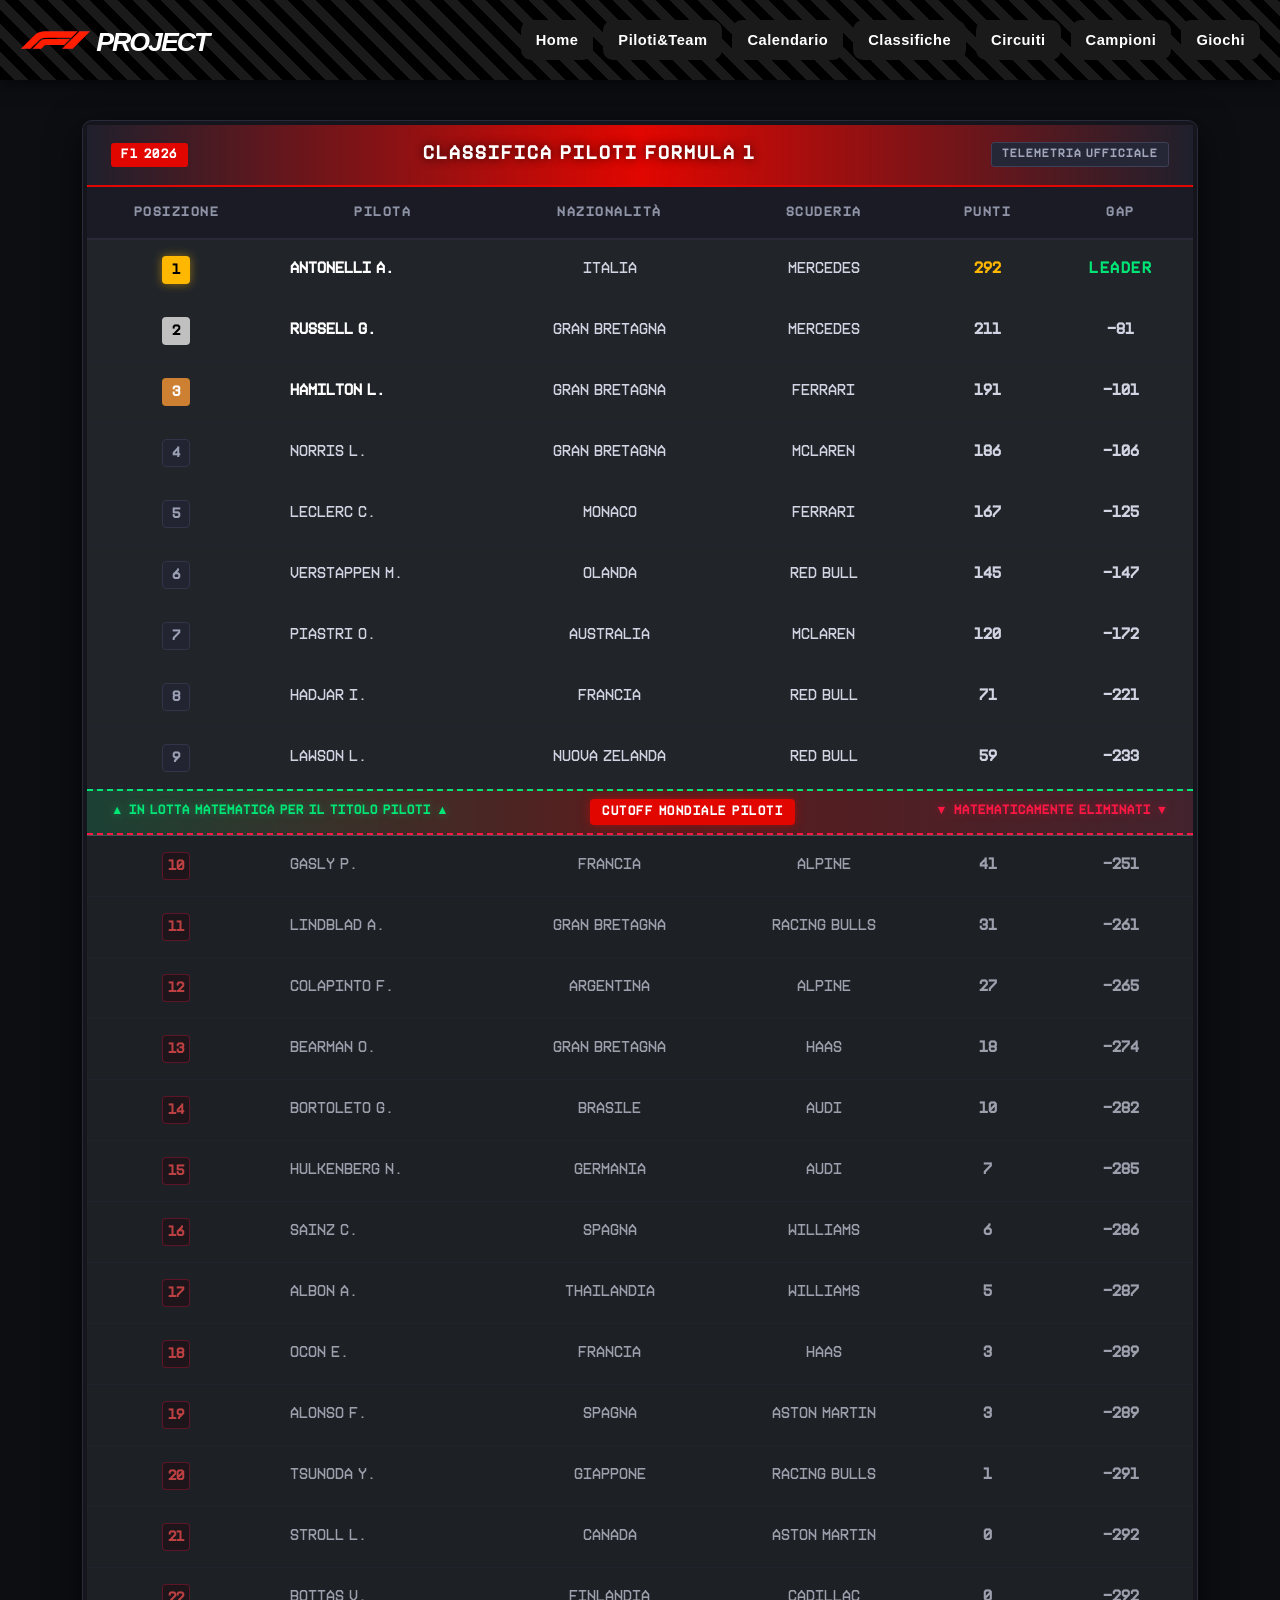
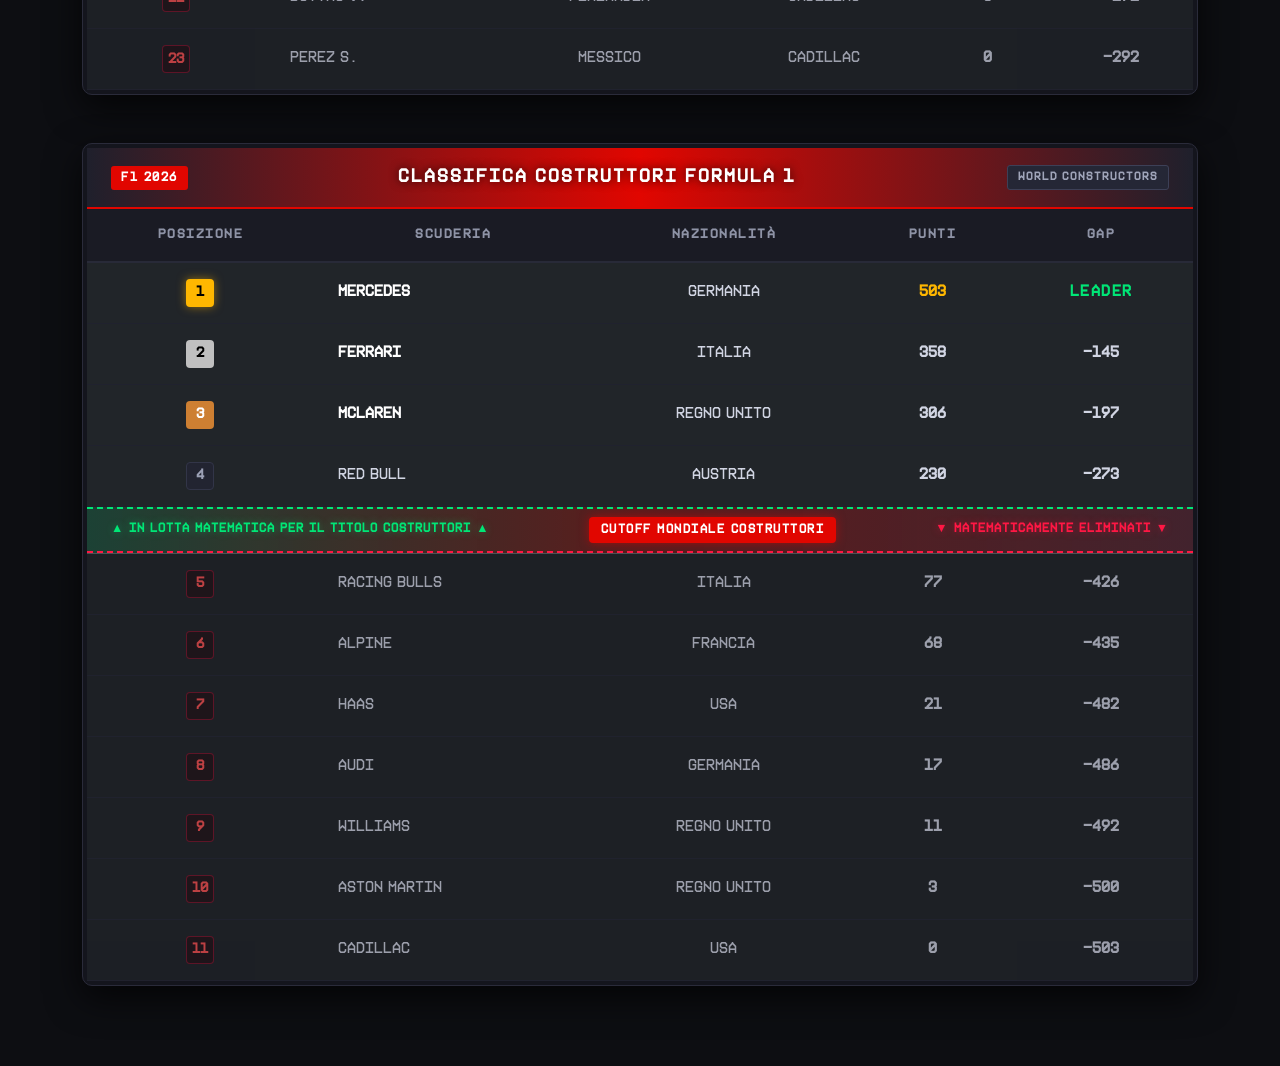
<file: classifiche.html>
<!DOCTYPE html>
<html lang="it">

<head>
    <meta charset="UTF-8">
    <meta name="viewport" content="width=device-width, initial-scale=1.0">
    <title>ScuderieF12026 - Classifiche</title>
    <link href="https://cdn.jsdelivr.net/npm/bootstrap@5.3.8/dist/css/bootstrap.min.css" rel="stylesheet">
    <link rel="stylesheet" href="css/classifiche.css">
</head>

<body>
    <!-- HEADER E NAVBAR ORIGINALI -->
    <header>
        <h1 class="titoloHeader">
            <img src="Img/f1LogoHeader.png" alt="Logo Formula 1" class="logo">
            <span>PROJECT</span>
        </h1>
        <nav>
            <ul>
                <li><a href="home.html">Home</a></li>
                <li><a href="scuderie.html">Piloti&Team</a></li>
                <li><a href="calendario.html">Calendario</a></li>
                <li><a href="classifiche.html">Classifiche</a></li>
                <li><a href="circuiti.html">Circuiti</a></li>
                <li><a href="campioni.html">Campioni</a></li>
                <li><a href="minigiochi.html">Giochi</a></li>
            </ul>
        </nav>
    </header>

    <main class="container">
        <!-- CLASSIFICA PILOTI -->
        <div class="table-responsive tabella-f1-container mb-5" id="tabella-piloti">
            <table class="table table-dark text-center f1-table align-middle">
                <thead>
                    <tr class="header-titolo-tabella">
                        <th colspan="6" class="p-3 text-uppercase">
                            <div class="d-flex justify-content-between align-items-center px-2 flex-wrap gap-2">
                                <span class="badge-f1-tag">F1 2026</span>
                                <span class="titolo-tabella-main">CLASSIFICA PILOTI FORMULA 1</span>
                                <span class="badge-f1-status">TELEMETRIA UFFICIALE</span>
                            </div>
                        </th>
                    </tr>
                    <tr class="header-colonne">
                        <th class="p-3">POSIZIONE</th>
                        <th class="p-3">PILOTA</th>
                        <th class="p-3">NAZIONALITÀ</th>
                        <th class="p-3">SCUDERIA</th>
                        <th class="p-3">PUNTI</th>
                        <th class="p-3">GAP</th>
                    </tr>
                </thead>
                <tbody>
                    <!-- PODIO -->
                    <tr class="riga-tabella podio-1">
                        <td class="p-3"><span class="badge-pos pos-1">1</span></td>
                        <td class="p-3 fw-bold text-start ps-4 nome-pilota">Antonelli A.</td>
                        <td class="p-3">Italia</td>
                        <td class="p-3">Mercedes</td>
                        <td class="p-3 fw-bold punti-gold">292</td>
                        <td class="p-3 status-leader">LEADER</td>
                    </tr>
                    <tr class="riga-tabella podio-2">
                        <td class="p-3"><span class="badge-pos pos-2">2</span></td>
                        <td class="p-3 fw-bold text-start ps-4 nome-pilota">Russell G.</td>
                        <td class="p-3">Gran Bretagna</td>
                        <td class="p-3">Mercedes</td>
                        <td class="p-3 fw-bold">211</td>
                        <td class="p-3 gap-text">-81</td>
                    </tr>
                    <tr class="riga-tabella podio-3">
                        <td class="p-3"><span class="badge-pos pos-3">3</span></td>
                        <td class="p-3 fw-bold text-start ps-4 nome-pilota">Hamilton L.</td>
                        <td class="p-3">Gran Bretagna</td>
                        <td class="p-3">Ferrari</td>
                        <td class="p-3 fw-bold">191</td>
                        <td class="p-3 gap-text">-101</td>
                    </tr>

                    <!-- ALTRI IN LOTTA PER IL TITOLO -->
                    <tr class="riga-tabella">
                        <td class="p-3"><span class="badge-pos pos-normal">4</span></td>
                        <td class="p-3 text-start ps-4">Norris L.</td>
                        <td class="p-3">Gran Bretagna</td>
                        <td class="p-3">McLaren</td>
                        <td class="p-3 fw-bold">186</td>
                        <td class="p-3 gap-text">-106</td>
                    </tr>
                    <tr class="riga-tabella">
                        <td class="p-3"><span class="badge-pos pos-normal">5</span></td>
                        <td class="p-3 text-start ps-4">Leclerc C.</td>
                        <td class="p-3">Monaco</td>
                        <td class="p-3">Ferrari</td>
                        <td class="p-3 fw-bold">167</td>
                        <td class="p-3 gap-text">-125</td>
                    </tr>
                    <tr class="riga-tabella">
                        <td class="p-3"><span class="badge-pos pos-normal">6</span></td>
                        <td class="p-3 text-start ps-4">Verstappen M.</td>
                        <td class="p-3">Olanda</td>
                        <td class="p-3">Red Bull</td>
                        <td class="p-3 fw-bold">145</td>
                        <td class="p-3 gap-text">-147</td>
                    </tr>
                    <tr class="riga-tabella">
                        <td class="p-3"><span class="badge-pos pos-normal">7</span></td>
                        <td class="p-3 text-start ps-4">Piastri O.</td>
                        <td class="p-3">Australia</td>
                        <td class="p-3">McLaren</td>
                        <td class="p-3 fw-bold">120</td>
                        <td class="p-3 gap-text">-172</td>
                    </tr>
                    <tr class="riga-tabella">
                        <td class="p-3"><span class="badge-pos pos-normal">8</span></td>
                        <td class="p-3 text-start ps-4">Hadjar I.</td>
                        <td class="p-3">Francia</td>
                        <td class="p-3">Red Bull</td>
                        <td class="p-3 fw-bold">71</td>
                        <td class="p-3 gap-text">-221</td>
                    </tr>
                    <tr class="riga-tabella">
                        <td class="p-3"><span class="badge-pos pos-normal">9</span></td>
                        <td class="p-3 text-start ps-4">Lawson L.</td>
                        <td class="p-3">Nuova Zelanda</td>
                        <td class="p-3">Red Bull</td>
                        <td class="p-3 fw-bold">59</td>
                        <td class="p-3 gap-text">-233</td>
                    </tr>

                    <!-- SOGLIA CRITICA MATEMATICA PILOTI -->
                    <tr class="riga-soglia-matematica">
                        <td colspan="6" class="p-0">
                            <div
                                class="soglia-banner d-flex justify-content-between align-items-center px-4 py-2 flex-wrap gap-2">
                                <span class="soglia-tag in-contention">▲ IN LOTTA MATEMATICA PER IL TITOLO PILOTI
                                    ▲</span>
                                <span class="badge-cutoff">CUTOFF MONDIALE PILOTI</span>
                                <span class="soglia-tag eliminated">▼ MATEMATICAMENTE ELIMINATI ▼</span>
                            </div>
                        </td>
                    </tr>

                    <!-- ELIMINATI MATEMATICAMENTE -->
                    <tr class="riga-tabella riga-eliminati">
                        <td class="p-3"><span class="badge-pos pos-eliminated">10</span></td>
                        <td class="p-3 text-start ps-4">Gasly P.</td>
                        <td class="p-3">Francia</td>
                        <td class="p-3">Alpine</td>
                        <td class="p-3 fw-bold">41</td>
                        <td class="p-3 gap-text">-251</td>
                    </tr>
                    <tr class="riga-tabella riga-eliminati">
                        <td class="p-3"><span class="badge-pos pos-eliminated">11</span></td>
                        <td class="p-3 text-start ps-4">Lindblad A.</td>
                        <td class="p-3">Gran Bretagna</td>
                        <td class="p-3">Racing Bulls</td>
                        <td class="p-3 fw-bold">31</td>
                        <td class="p-3 gap-text">-261</td>
                    </tr>
                    <tr class="riga-tabella riga-eliminati">
                        <td class="p-3"><span class="badge-pos pos-eliminated">12</span></td>
                        <td class="p-3 text-start ps-4">Colapinto F.</td>
                        <td class="p-3">Argentina</td>
                        <td class="p-3">Alpine</td>
                        <td class="p-3 fw-bold">27</td>
                        <td class="p-3 gap-text">-265</td>
                    </tr>
                    <tr class="riga-tabella riga-eliminati">
                        <td class="p-3"><span class="badge-pos pos-eliminated">13</span></td>
                        <td class="p-3 text-start ps-4">Bearman O.</td>
                        <td class="p-3">Gran Bretagna</td>
                        <td class="p-3">Haas</td>
                        <td class="p-3 fw-bold">18</td>
                        <td class="p-3 gap-text">-274</td>
                    </tr>
                    <tr class="riga-tabella riga-eliminati">
                        <td class="p-3"><span class="badge-pos pos-eliminated">14</span></td>
                        <td class="p-3 text-start ps-4">Bortoleto G.</td>
                        <td class="p-3">Brasile</td>
                        <td class="p-3">Audi</td>
                        <td class="p-3 fw-bold">10</td>
                        <td class="p-3 gap-text">-282</td>
                    </tr>
                    <tr class="riga-tabella riga-eliminati">
                        <td class="p-3"><span class="badge-pos pos-eliminated">15</span></td>
                        <td class="p-3 text-start ps-4">Hulkenberg N.</td>
                        <td class="p-3">Germania</td>
                        <td class="p-3">Audi</td>
                        <td class="p-3 fw-bold">7</td>
                        <td class="p-3 gap-text">-285</td>
                    </tr>
                    <tr class="riga-tabella riga-eliminati">
                        <td class="p-3"><span class="badge-pos pos-eliminated">16</span></td>
                        <td class="p-3 text-start ps-4">Sainz C.</td>
                        <td class="p-3">Spagna</td>
                        <td class="p-3">Williams</td>
                        <td class="p-3 fw-bold">6</td>
                        <td class="p-3 gap-text">-286</td>
                    </tr>
                    <tr class="riga-tabella riga-eliminati">
                        <td class="p-3"><span class="badge-pos pos-eliminated">17</span></td>
                        <td class="p-3 text-start ps-4">Albon A.</td>
                        <td class="p-3">Thailandia</td>
                        <td class="p-3">Williams</td>
                        <td class="p-3 fw-bold">5</td>
                        <td class="p-3 gap-text">-287</td>
                    </tr>
                    <tr class="riga-tabella riga-eliminati">
                        <td class="p-3"><span class="badge-pos pos-eliminated">18</span></td>
                        <td class="p-3 text-start ps-4">Ocon E.</td>
                        <td class="p-3">Francia</td>
                        <td class="p-3">Haas</td>
                        <td class="p-3 fw-bold">3</td>
                        <td class="p-3 gap-text">-289</td>
                    </tr>
                    <tr class="riga-tabella riga-eliminati">
                        <td class="p-3"><span class="badge-pos pos-eliminated">19</span></td>
                        <td class="p-3 text-start ps-4">Alonso F.</td>
                        <td class="p-3">Spagna</td>
                        <td class="p-3">Aston Martin</td>
                        <td class="p-3 fw-bold">3</td>
                        <td class="p-3 gap-text">-289</td>
                    </tr>
                    <tr class="riga-tabella riga-eliminati">
                        <td class="p-3"><span class="badge-pos pos-eliminated">20</span></td>
                        <td class="p-3 text-start ps-4">Tsunoda Y.</td>
                        <td class="p-3">Giappone</td>
                        <td class="p-3">Racing Bulls</td>
                        <td class="p-3 fw-bold">1</td>
                        <td class="p-3 gap-text">-291</td>
                    </tr>
                    <tr class="riga-tabella riga-eliminati">
                        <td class="p-3"><span class="badge-pos pos-eliminated">21</span></td>
                        <td class="p-3 text-start ps-4">Stroll L.</td>
                        <td class="p-3">Canada</td>
                        <td class="p-3">Aston Martin</td>
                        <td class="p-3 fw-bold">0</td>
                        <td class="p-3 gap-text">-292</td>
                    </tr>
                    <tr class="riga-tabella riga-eliminati">
                        <td class="p-3"><span class="badge-pos pos-eliminated">22</span></td>
                        <td class="p-3 text-start ps-4">Bottas V.</td>
                        <td class="p-3">Finlandia</td>
                        <td class="p-3">Cadillac</td>
                        <td class="p-3 fw-bold">0</td>
                        <td class="p-3 gap-text">-292</td>
                    </tr>
                    <tr class="riga-tabella riga-eliminati">
                        <td class="p-3"><span class="badge-pos pos-eliminated">23</span></td>
                        <td class="p-3 text-start ps-4">Perez S.</td>
                        <td class="p-3">Messico</td>
                        <td class="p-3">Cadillac</td>
                        <td class="p-3 fw-bold">0</td>
                        <td class="p-3 gap-text">-292</td>
                    </tr>
                </tbody>
            </table>
        </div>

        <!-- CLASSIFICA COSTRUTTORI -->
        <div class="table-responsive tabella-f1-container" id="tabella-costruttori">
            <table class="table table-dark text-center f1-table align-middle">
                <thead>
                    <tr class="header-titolo-tabella">
                        <th colspan="5" class="p-3 text-uppercase">
                            <div class="d-flex justify-content-between align-items-center px-2 flex-wrap gap-2">
                                <span class="badge-f1-tag">F1 2026</span>
                                <span class="titolo-tabella-main">CLASSIFICA COSTRUTTORI FORMULA 1</span>
                                <span class="badge-f1-status">WORLD CONSTRUCTORS</span>
                            </div>
                        </th>
                    </tr>
                    <tr class="header-colonne">
                        <th class="p-3">POSIZIONE</th>
                        <th class="p-3">SCUDERIA</th>
                        <th class="p-3">NAZIONALITÀ</th>
                        <th class="p-3">PUNTI</th>
                        <th class="p-3">GAP</th>
                    </tr>
                </thead>
                <tbody>
                    <!-- PODIO COSTRUTTORI -->
                    <tr class="riga-tabella podio-1">
                        <td class="p-3"><span class="badge-pos pos-1">1</span></td>
                        <td class="p-3 fw-bold text-start ps-4 nome-pilota">Mercedes</td>
                        <td class="p-3">Germania</td>
                        <td class="p-3 fw-bold punti-gold">503</td>
                        <td class="p-3 status-leader">LEADER</td>
                    </tr>
                    <tr class="riga-tabella podio-2">
                        <td class="p-3"><span class="badge-pos pos-2">2</span></td>
                        <td class="p-3 fw-bold text-start ps-4 nome-pilota">Ferrari</td>
                        <td class="p-3">Italia</td>
                        <td class="p-3 fw-bold">358</td>
                        <td class="p-3 gap-text">-145</td>
                    </tr>
                    <tr class="riga-tabella podio-3">
                        <td class="p-3"><span class="badge-pos pos-3">3</span></td>
                        <td class="p-3 fw-bold text-start ps-4 nome-pilota">McLaren</td>
                        <td class="p-3">Regno Unito</td>
                        <td class="p-3 fw-bold">306</td>
                        <td class="p-3 gap-text">-197</td>
                    </tr>
                    <tr class="riga-tabella">
                        <td class="p-3"><span class="badge-pos pos-normal">4</span></td>
                        <td class="p-3 text-start ps-4">Red Bull</td>
                        <td class="p-3">Austria</td>
                        <td class="p-3 fw-bold">230</td>
                        <td class="p-3 gap-text">-273</td>
                    </tr>

                    <!-- SOGLIA CRITICA MATEMATICA COSTRUTTORI -->
                    <tr class="riga-soglia-matematica">
                        <td colspan="5" class="p-0">
                            <div
                                class="soglia-banner d-flex justify-content-between align-items-center px-4 py-2 flex-wrap gap-2">
                                <span class="soglia-tag in-contention">▲ IN LOTTA MATEMATICA PER IL TITOLO COSTRUTTORI
                                    ▲</span>
                                <span class="badge-cutoff">CUTOFF MONDIALE COSTRUTTORI</span>
                                <span class="soglia-tag eliminated">▼ MATEMATICAMENTE ELIMINATI ▼</span>
                            </div>
                        </td>
                    </tr>

                    <!-- ELIMINATI MATEMATICAMENTE COSTRUTTORI -->
                    <tr class="riga-tabella riga-eliminati">
                        <td class="p-3"><span class="badge-pos pos-eliminated">5</span></td>
                        <td class="p-3 text-start ps-4">Racing Bulls</td>
                        <td class="p-3">Italia</td>
                        <td class="p-3 fw-bold">77</td>
                        <td class="p-3 gap-text">-426</td>
                    </tr>
                    <tr class="riga-tabella riga-eliminati">
                        <td class="p-3"><span class="badge-pos pos-eliminated">6</span></td>
                        <td class="p-3 text-start ps-4">Alpine</td>
                        <td class="p-3">Francia</td>
                        <td class="p-3 fw-bold">68</td>
                        <td class="p-3 gap-text">-435</td>
                    </tr>
                    <tr class="riga-tabella riga-eliminati">
                        <td class="p-3"><span class="badge-pos pos-eliminated">7</span></td>
                        <td class="p-3 text-start ps-4">Haas</td>
                        <td class="p-3">USA</td>
                        <td class="p-3 fw-bold">21</td>
                        <td class="p-3 gap-text">-482</td>
                    </tr>
                    <tr class="riga-tabella riga-eliminati">
                        <td class="p-3"><span class="badge-pos pos-eliminated">8</span></td>
                        <td class="p-3 text-start ps-4">Audi</td>
                        <td class="p-3">Germania</td>
                        <td class="p-3 fw-bold">17</td>
                        <td class="p-3 gap-text">-486</td>
                    </tr>
                    <tr class="riga-tabella riga-eliminati">
                        <td class="p-3"><span class="badge-pos pos-eliminated">9</span></td>
                        <td class="p-3 text-start ps-4">Williams</td>
                        <td class="p-3">Regno Unito</td>
                        <td class="p-3 fw-bold">11</td>
                        <td class="p-3 gap-text">-492</td>
                    </tr>
                    <tr class="riga-tabella riga-eliminati">
                        <td class="p-3"><span class="badge-pos pos-eliminated">10</span></td>
                        <td class="p-3 text-start ps-4">Aston Martin</td>
                        <td class="p-3">Regno Unito</td>
                        <td class="p-3 fw-bold">3</td>
                        <td class="p-3 gap-text">-500</td>
                    </tr>
                    <tr class="riga-tabella riga-eliminati">
                        <td class="p-3"><span class="badge-pos pos-eliminated">11</span></td>
                        <td class="p-3 text-start ps-4">Cadillac</td>
                        <td class="p-3">USA</td>
                        <td class="p-3 fw-bold">0</td>
                        <td class="p-3 gap-text">-503</td>
                    </tr>
                </tbody>
            </table>
        </div>
    </main>

    <script src="https://cdn.jsdelivr.net/npm/bootstrap@5.3.8/dist/js/bootstrap.bundle.min.js"></script>
</body>

</html>
</file>
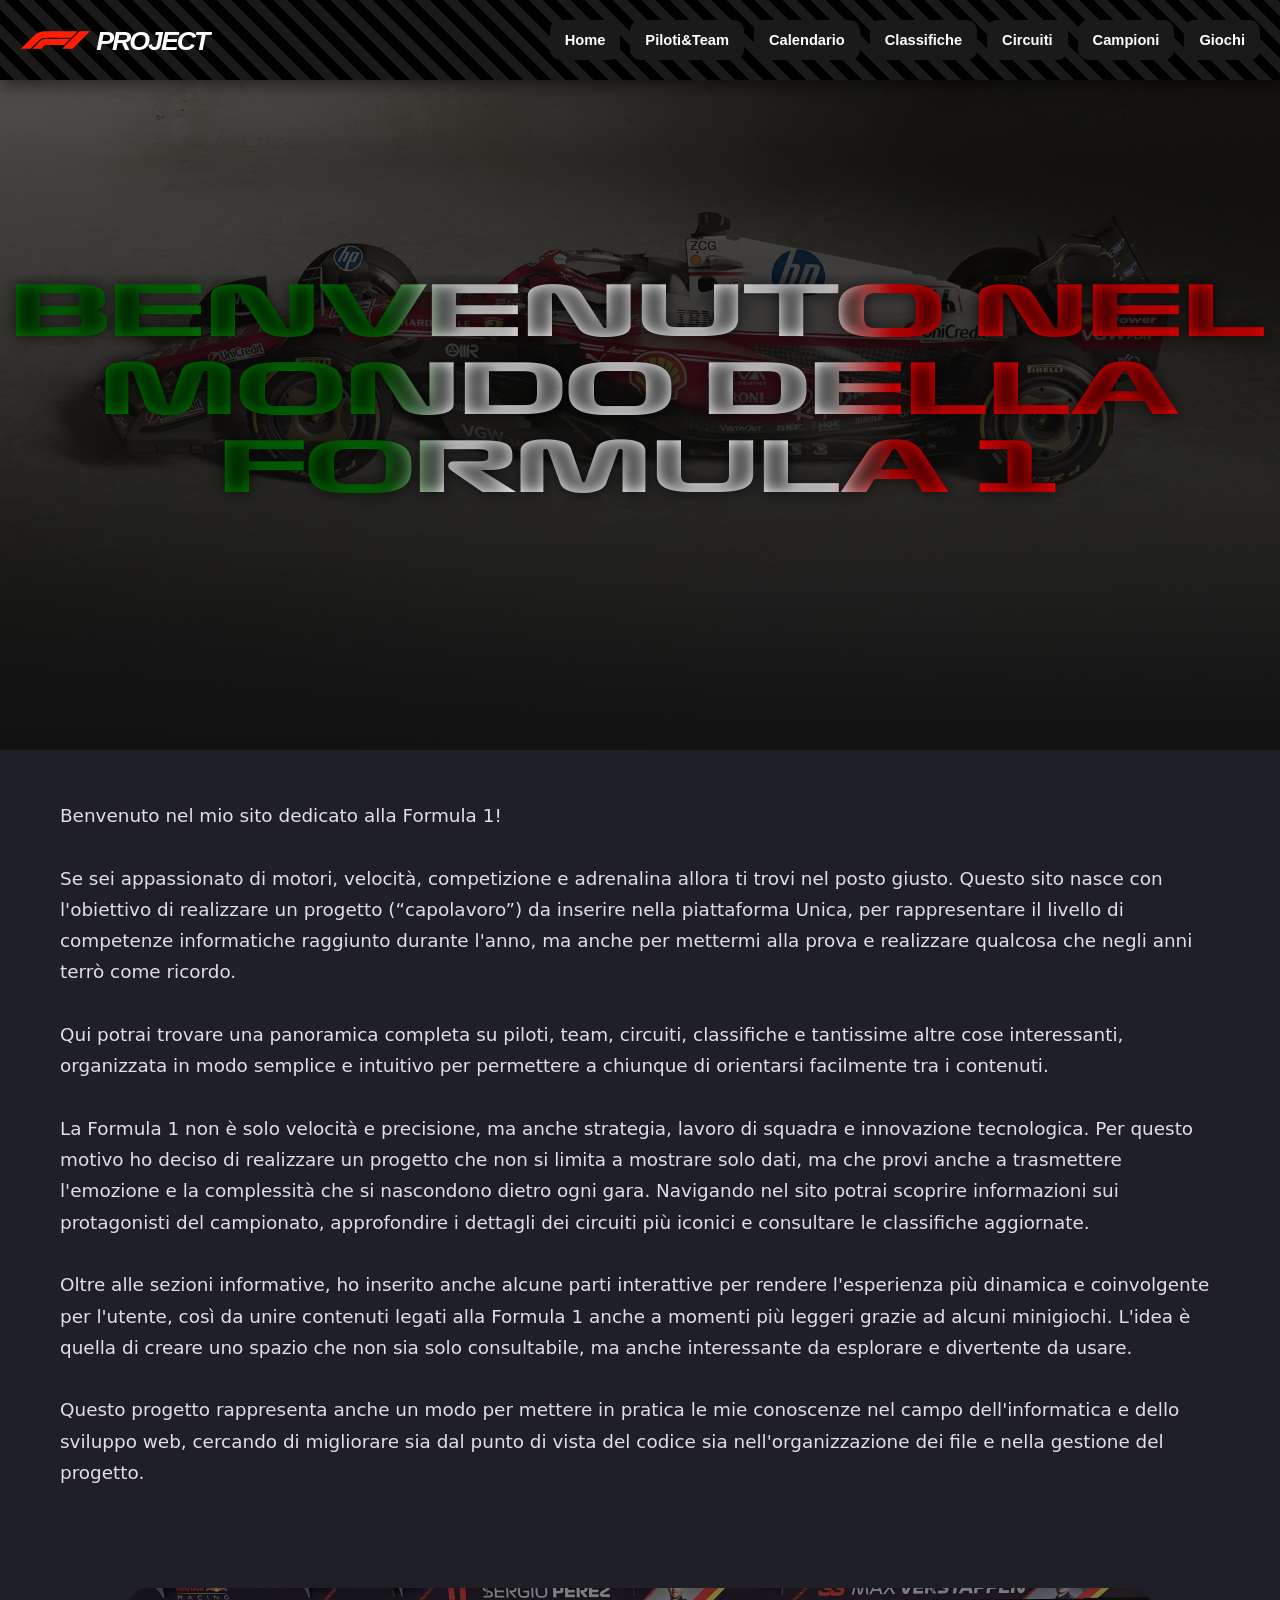
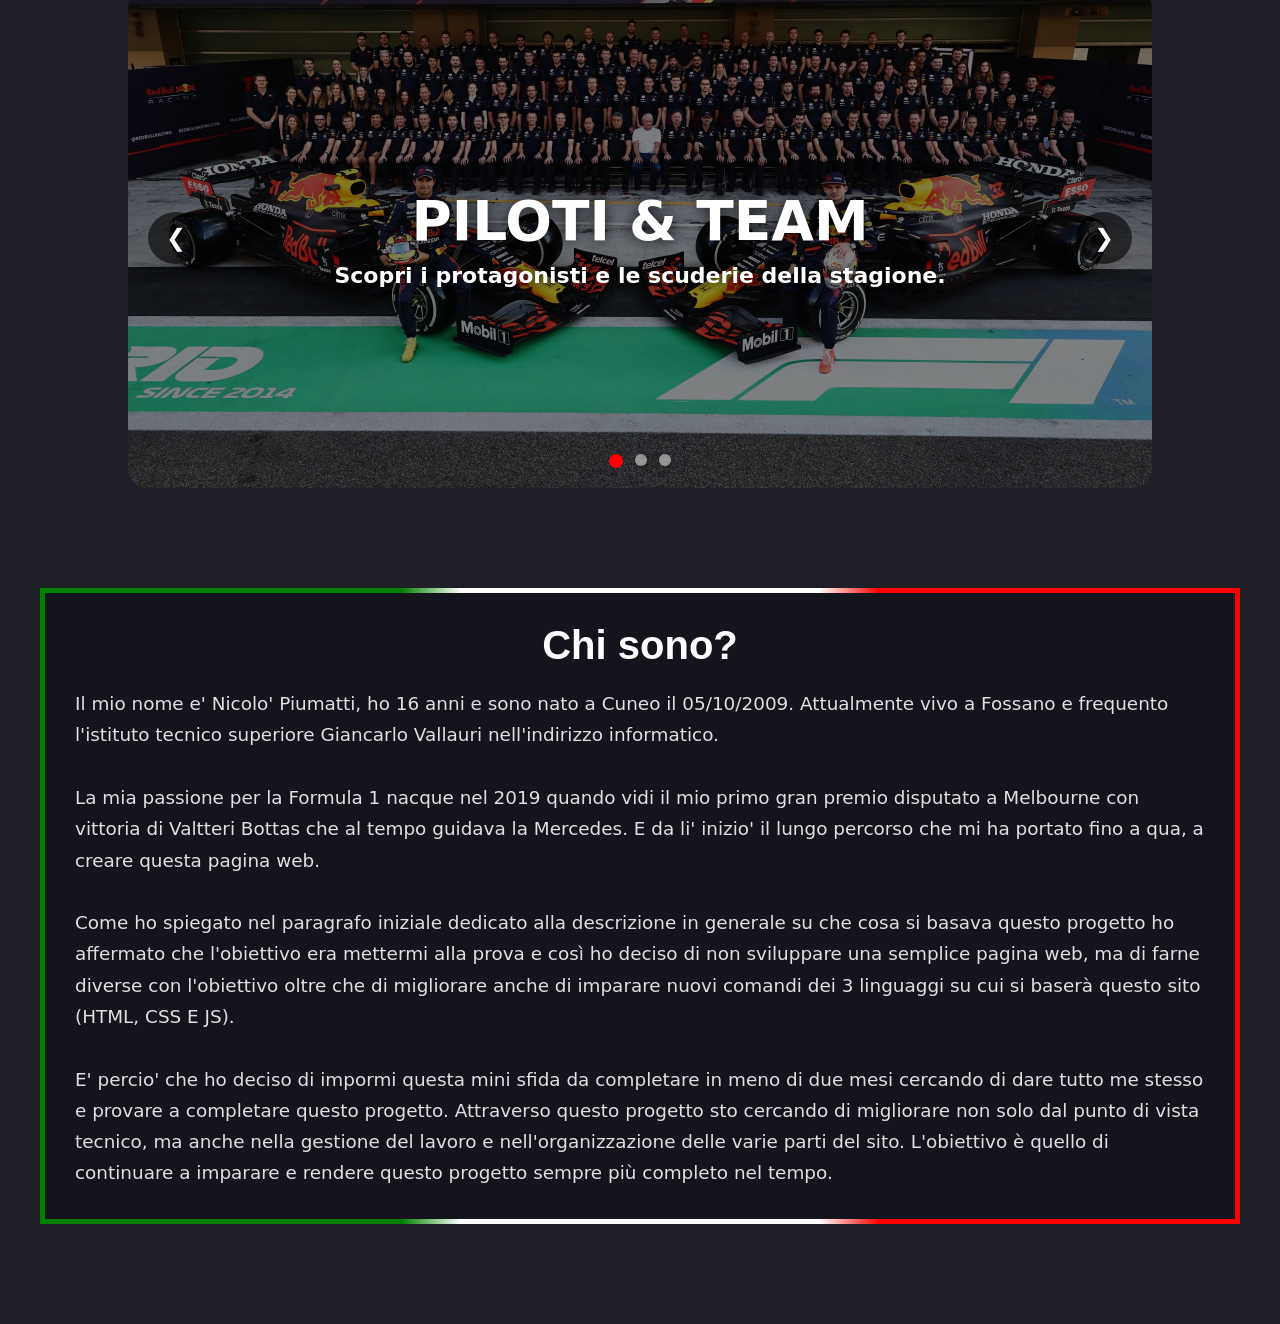
<file: home.html>
<!DOCTYPE html>
<html lang="it">

<head>
    <meta charset="UTF-8">
    <meta name="viewport" content="width=device-width, initial-scale=1.0">
    <title>F1 Project Capolavoro Terza Superiore</title>
    <!-- Custom CSS -->
    <link rel="stylesheet" href="css/home.css">
    <!-- Custom JS -->
    <script src="js/home.js" defer></script>
</head>

<body>

    <!-- HEADER / NAVBAR -->
    <header>
        <h1 class="titoloHeader">
            <img src="Img/f1LogoHeader.png" alt="Logo Formula 1" class="logo">
            <span>PROJECT</span>
        </h1>
        <nav>
            <ul>
                <li><a href="home.html">Home</a></li>
                <li><a href="scuderie.html">Piloti&Team</a></li>
                <li><a href="calendario.html">Calendario</a></li>
                <li><a href="classifiche.html">Classifiche</a></li>
                <li><a href="circuiti.html">Circuiti</a></li>
                <li><a href="campioni.html">Campioni</a></li>
                <li><a href="minigiochi.html">Giochi</a></li>
            </ul>
        </nav>
    </header>

    <!-- HERO SECTION -->
    <div id="sfondo">
        <h1 id="hero-title">BENVENUTO NEL MONDO DELLA FORMULA 1</h1>
    </div>

    <!-- PRESENTAZIONE PROGETTO -->
    <div id="presentazione">
        <p class="paragrafo">
            Benvenuto nel mio sito dedicato alla Formula 1!<br><br>
            Se sei appassionato di motori, velocità, competizione e adrenalina allora ti trovi nel posto giusto. 
            Questo sito nasce con l'obiettivo di realizzare un progetto (“capolavoro”) da inserire nella piattaforma Unica, per rappresentare il livello di competenze informatiche raggiunto durante l'anno, ma anche per mettermi alla prova e realizzare qualcosa che negli anni terrò come ricordo.<br><br>
            Qui potrai trovare una panoramica completa su piloti, team, circuiti, classifiche e tantissime altre cose interessanti, 
            organizzata in modo semplice e intuitivo per permettere a chiunque di orientarsi facilmente tra i contenuti.<br><br>
            La Formula 1 non è solo velocità e precisione, ma anche strategia, lavoro di squadra e innovazione tecnologica. 
            Per questo motivo ho deciso di realizzare un progetto che non si limita a mostrare solo dati, ma che provi anche a trasmettere 
            l'emozione e la complessità che si nascondono dietro ogni gara.
            Navigando nel sito potrai scoprire informazioni sui protagonisti del campionato, 
            approfondire i dettagli dei circuiti più iconici e consultare le classifiche aggiornate.<br><br>
            Oltre alle sezioni informative, ho inserito anche alcune parti interattive per rendere l'esperienza più dinamica e coinvolgente per l'utente, 
            così da unire contenuti legati alla Formula 1 anche a momenti più leggeri grazie ad alcuni minigiochi.
            L'idea è quella di creare uno spazio che non sia solo consultabile, 
            ma anche interessante da esplorare e divertente da usare.<br><br>
            Questo progetto rappresenta anche un modo per mettere in pratica le mie conoscenze nel campo dell'informatica e dello sviluppo web, 
            cercando di migliorare sia dal punto di vista del codice sia nell'organizzazione dei file e nella gestione del progetto.
        </p>
    </div>

    <!-- CAROUSEL PERSONALIZZATO -->
    <div id="carouselF1">
        <div class="carousel-inner">
            <div class="carousel-item active">
                <img src="Img/squadraEPilotiFoto.png" alt="Piloti e Team">
                <div class="carousel-caption">
                    <h1>PILOTI & TEAM</h1>
                    <p>Scopri i protagonisti e le scuderie della stagione.</p>
                </div>
            </div>
            <div class="carousel-item">
                <img src="Img/circuitPhoto.jpg" alt="Calendario & Circuiti">
                <div class="carousel-caption">
                    <h1>CIRCUITI & CALENDARIO</h1>
                    <p>Esplora le piste più iconiche del mondiale.</p>
                </div>
            </div>
            <div class="carousel-item">
                <img src="Img/campioneCarousel.jpg" alt="Classifiche & Campioni">
                <div class="carousel-caption">
                    <h1>CLASSIFICHE & CAMPIONI</h1>
                    <p>Rivivi la storia e i grandi vincitori della Formula 1.</p>
                </div>
            </div>
        </div>
        <button class="carousel-btn prev-btn">&#10094;</button>
        <button class="carousel-btn next-btn">&#10095;</button>
        <div class="carousel-indicators">
            <span class="dot active"></span>
            <span class="dot"></span>
            <span class="dot"></span>
        </div>
    </div>

    <!-- PRESENTAZIONE PERSONALE -->
    <div id="presentazionePersonale">
        <h1 id="chiSono">Chi sono?</h1>
        <p class="paragrafo">
            Il mio nome e' Nicolo' Piumatti, ho 16 anni e sono nato a Cuneo il 05/10/2009. Attualmente vivo a Fossano
            e frequento l'istituto tecnico superiore Giancarlo Vallauri nell'indirizzo informatico.<br><br>
            La mia passione per la Formula 1 nacque nel 2019 quando vidi il mio primo gran premio disputato a Melbourne
            con vittoria di Valtteri Bottas che al tempo guidava la Mercedes. E da li' inizio' il lungo percorso che mi ha portato fino a qua, a creare questa pagina web.<br><br>
            Come ho spiegato nel paragrafo iniziale dedicato alla descrizione in generale su che cosa si basava questo progetto
            ho affermato che l'obiettivo era mettermi alla prova e così ho deciso di non sviluppare una semplice pagina web, ma di farne diverse con l'obiettivo oltre che 
            di migliorare anche di imparare nuovi comandi dei 3 linguaggi su cui si baserà questo sito (HTML, CSS E JS).<br><br>
            E' percio' che ho deciso di impormi questa mini sfida da completare in meno di due mesi cercando di dare tutto me stesso e provare a completare questo progetto.
            Attraverso questo progetto sto cercando di migliorare non solo dal punto di vista tecnico, ma anche nella gestione del lavoro e nell'organizzazione delle varie parti del sito.
            L'obiettivo è quello di continuare a imparare e rendere questo progetto sempre più completo nel tempo.
        </p>
    </div>

</body>
</html>
</file>
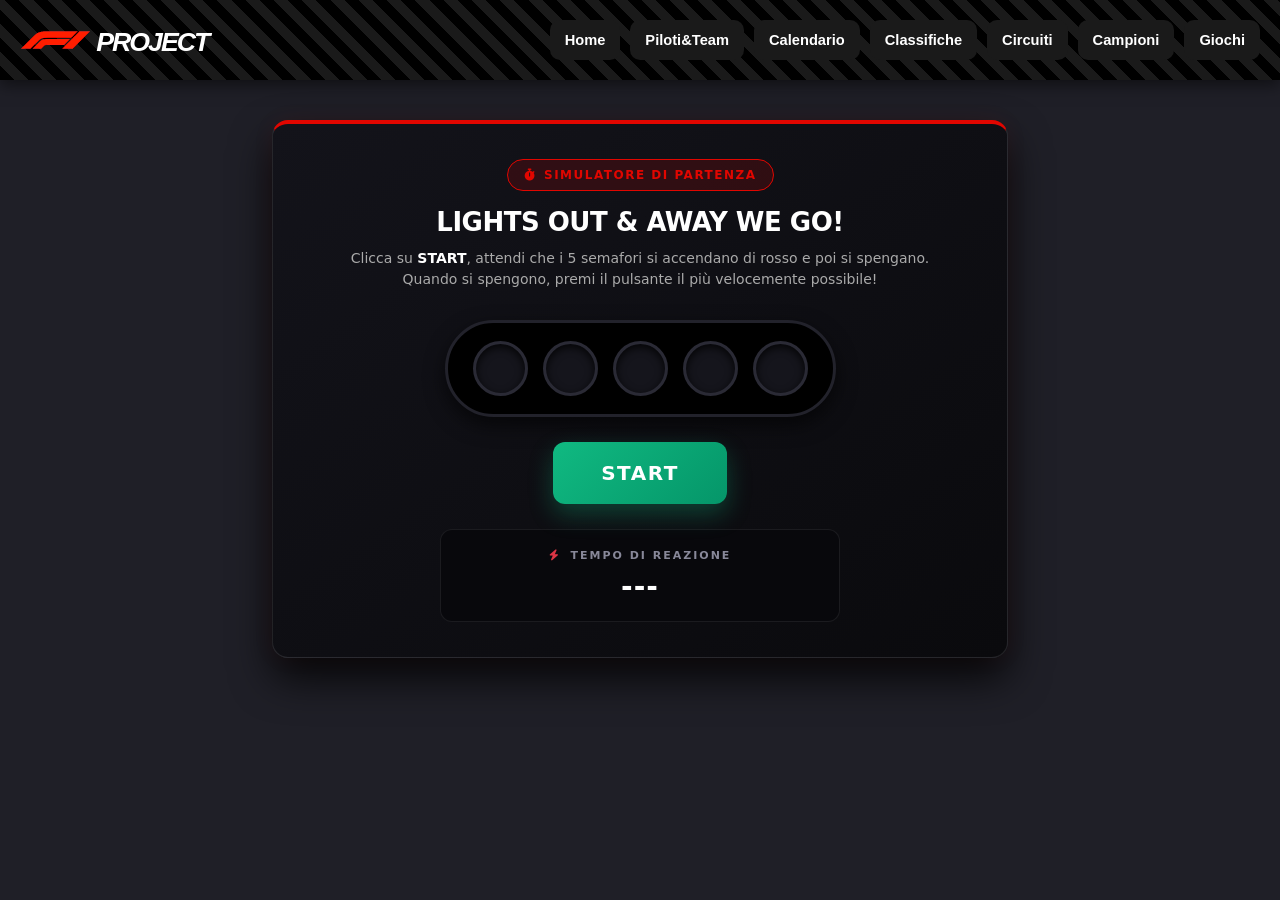
<file: minigiochi.html>
<!DOCTYPE html>
<html lang="it">

<head>
    <meta charset="UTF-8">
    <meta name="viewport" content="width=device-width, initial-scale=1.0">
    <title>F1 Reaction Test | Minigiochi</title>
    <!-- Bootstrap 5 CSS -->
    <link href="https://cdn.jsdelivr.net/npm/bootstrap@5.3.3/dist/css/bootstrap.min.css" rel="stylesheet">
    <!-- Font Awesome -->
    <link rel="stylesheet" href="https://cdnjs.cloudflare.com/ajax/libs/font-awesome/6.4.0/css/all.min.css">
    <!-- Custom CSS -->
    <link rel="stylesheet" href="css/minigiochi.css">
</head>

<body>

    <!-- HEADER / NAVBAR -->
    <header>
        <h1 class="titoloHeader">
            <img src="Img/f1LogoHeader.png" alt="Logo Formula 1" class="logo">
            <span>PROJECT</span>
        </h1>
        <nav>
            <ul>
                <li><a href="home.html">Home</a></li>
                <li><a href="scuderie.html">Piloti&Team</a></li>
                <li><a href="calendario.html">Calendario</a></li>
                <li><a href="classifiche.html">Classifiche</a></li>
                <li><a href="circuiti.html">Circuiti</a></li>
                <li><a href="campioni.html">Campioni</a></li>
                <li><a href="minigiochi.html">Giochi</a></li>
            </ul>
        </nav>
    </header>

    <!-- CONTENITORE PRINCIPALE -->
    <main class="container text-center" id="reazione">
        <div class="row justify-content-center">
            <div class="col-lg-8 col-md-10">
                
                <!-- CARD MINIGIOCO STILE F1 -->
                <div class="game-card">
                    
                    <!-- BADGE E TITOLO -->
                    <div class="badge-f1 mb-3">
                        <i class="fa-solid fa-stopwatch me-2"></i>SIMULATORE DI PARTENZA
                    </div>
                    <h2 class="game-title">LIGHTS OUT & AWAY WE GO!</h2>
                    <p class="game-subtitle">
                        Clicca su <span>START</span>, attendi che i 5 semafori si accendano di rosso e poi si spengano.<br>
                        Quando si spengono, premi il pulsante il più velocemente possibile!
                    </p>

                    <!-- PONTE SEMAFORICO (GANTRY LIGHTS) -->
                    <div class="gantry-wrapper">
                        <div class="gantry-board">
                            <div id="luce1" class="light-bulb"></div>
                            <div id="luce2" class="light-bulb"></div>
                            <div id="luce3" class="light-bulb"></div>
                            <div id="luce4" class="light-bulb"></div>
                            <div id="luce5" class="light-bulb"></div>
                        </div>
                    </div>

                    <!-- AREA AZIONE (PULSANTE) -->
                    <div class="action-area my-4">
                        <button id="btnPrincipale" class="btn-f1-action">START</button>
                    </div>

                    <!-- SCHERMO TELEMETRIA E RISULTATO -->
                    <div class="result-board">
                        <div class="result-label">
                            <i class="fa-solid fa-bolt me-1 text-danger"></i> TEMPO DI REAZIONE
                        </div>
                        <h3 id="risultato" class="result-value">---</h3>
                    </div>

                </div>

            </div>
        </div>
    </main>

    <!-- BOOTSTRAP BUNDLE JS -->
    <script src="https://cdn.jsdelivr.net/npm/bootstrap@5.3.3/dist/js/bootstrap.bundle.min.js"></script>
    <!-- SCRIPT GIOCO -->
    <script src="js/minigiochi.js"></script>
</body>

</html>
</file>
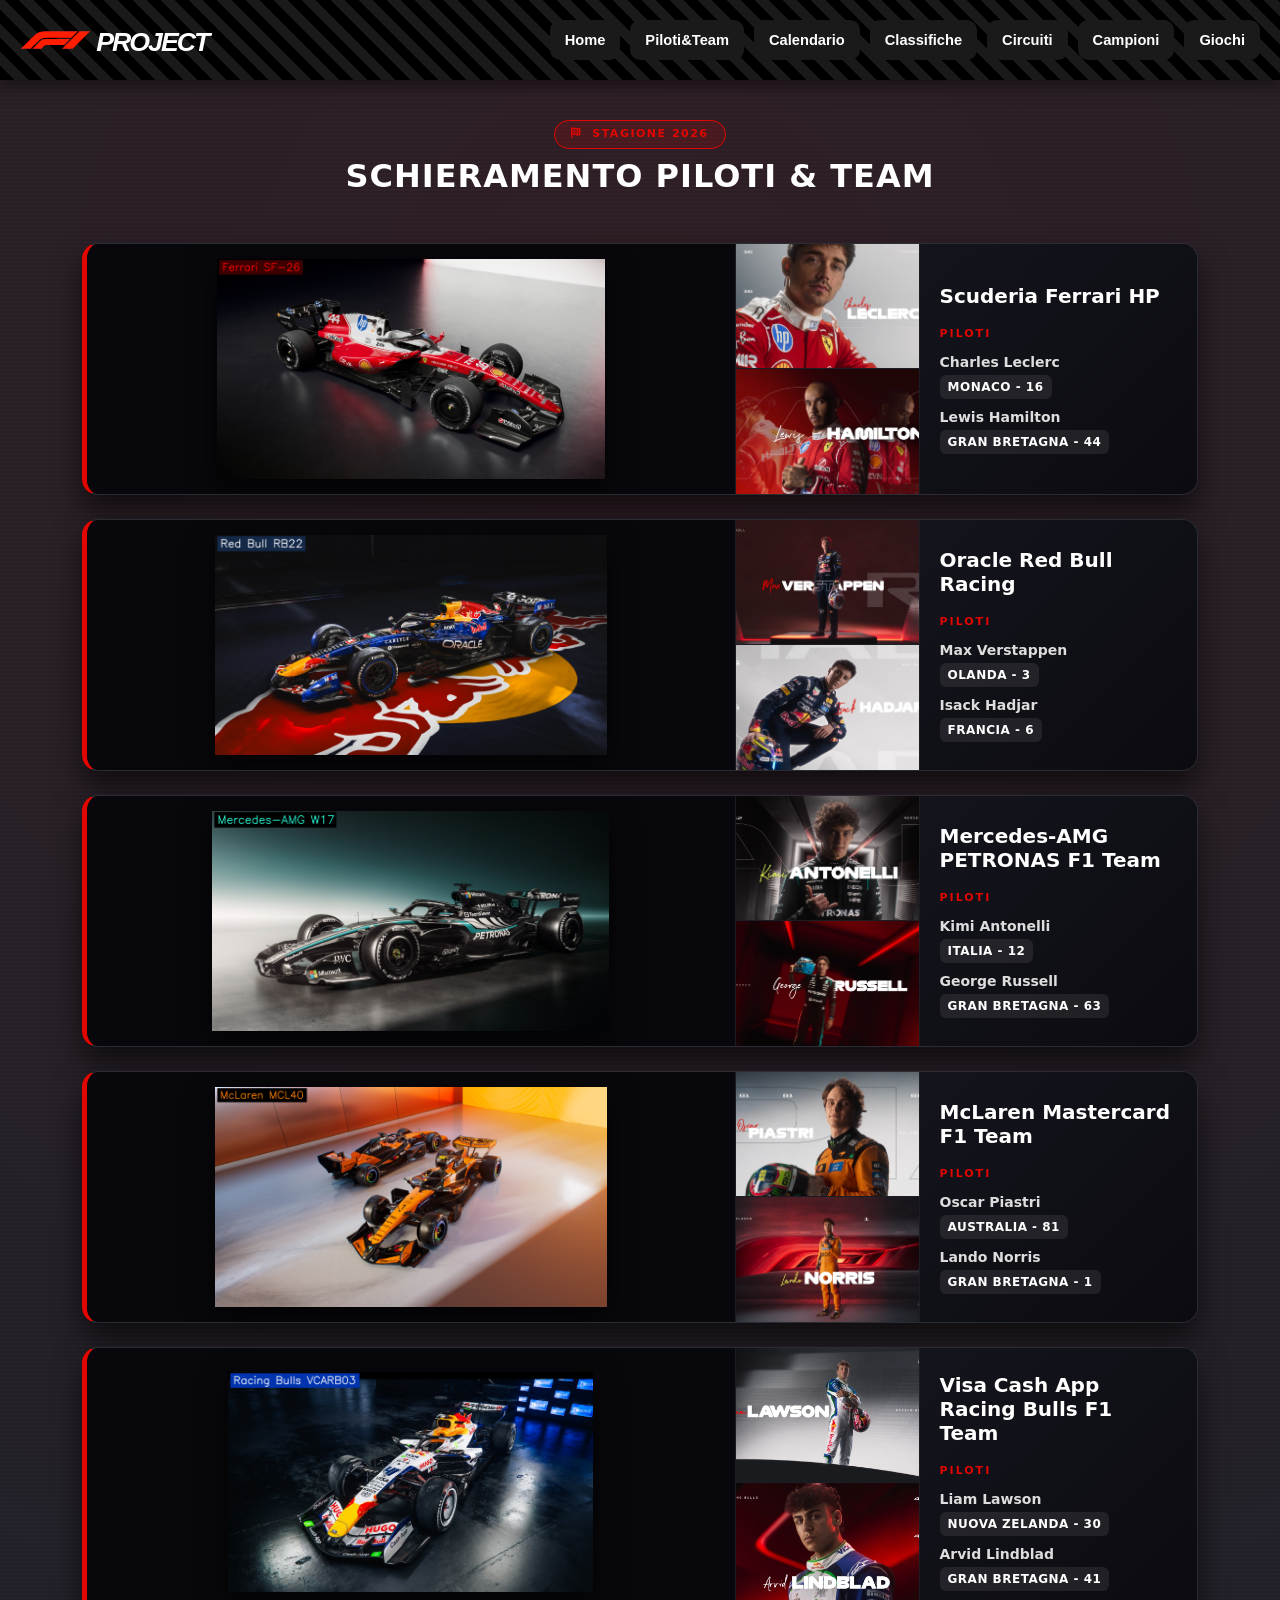
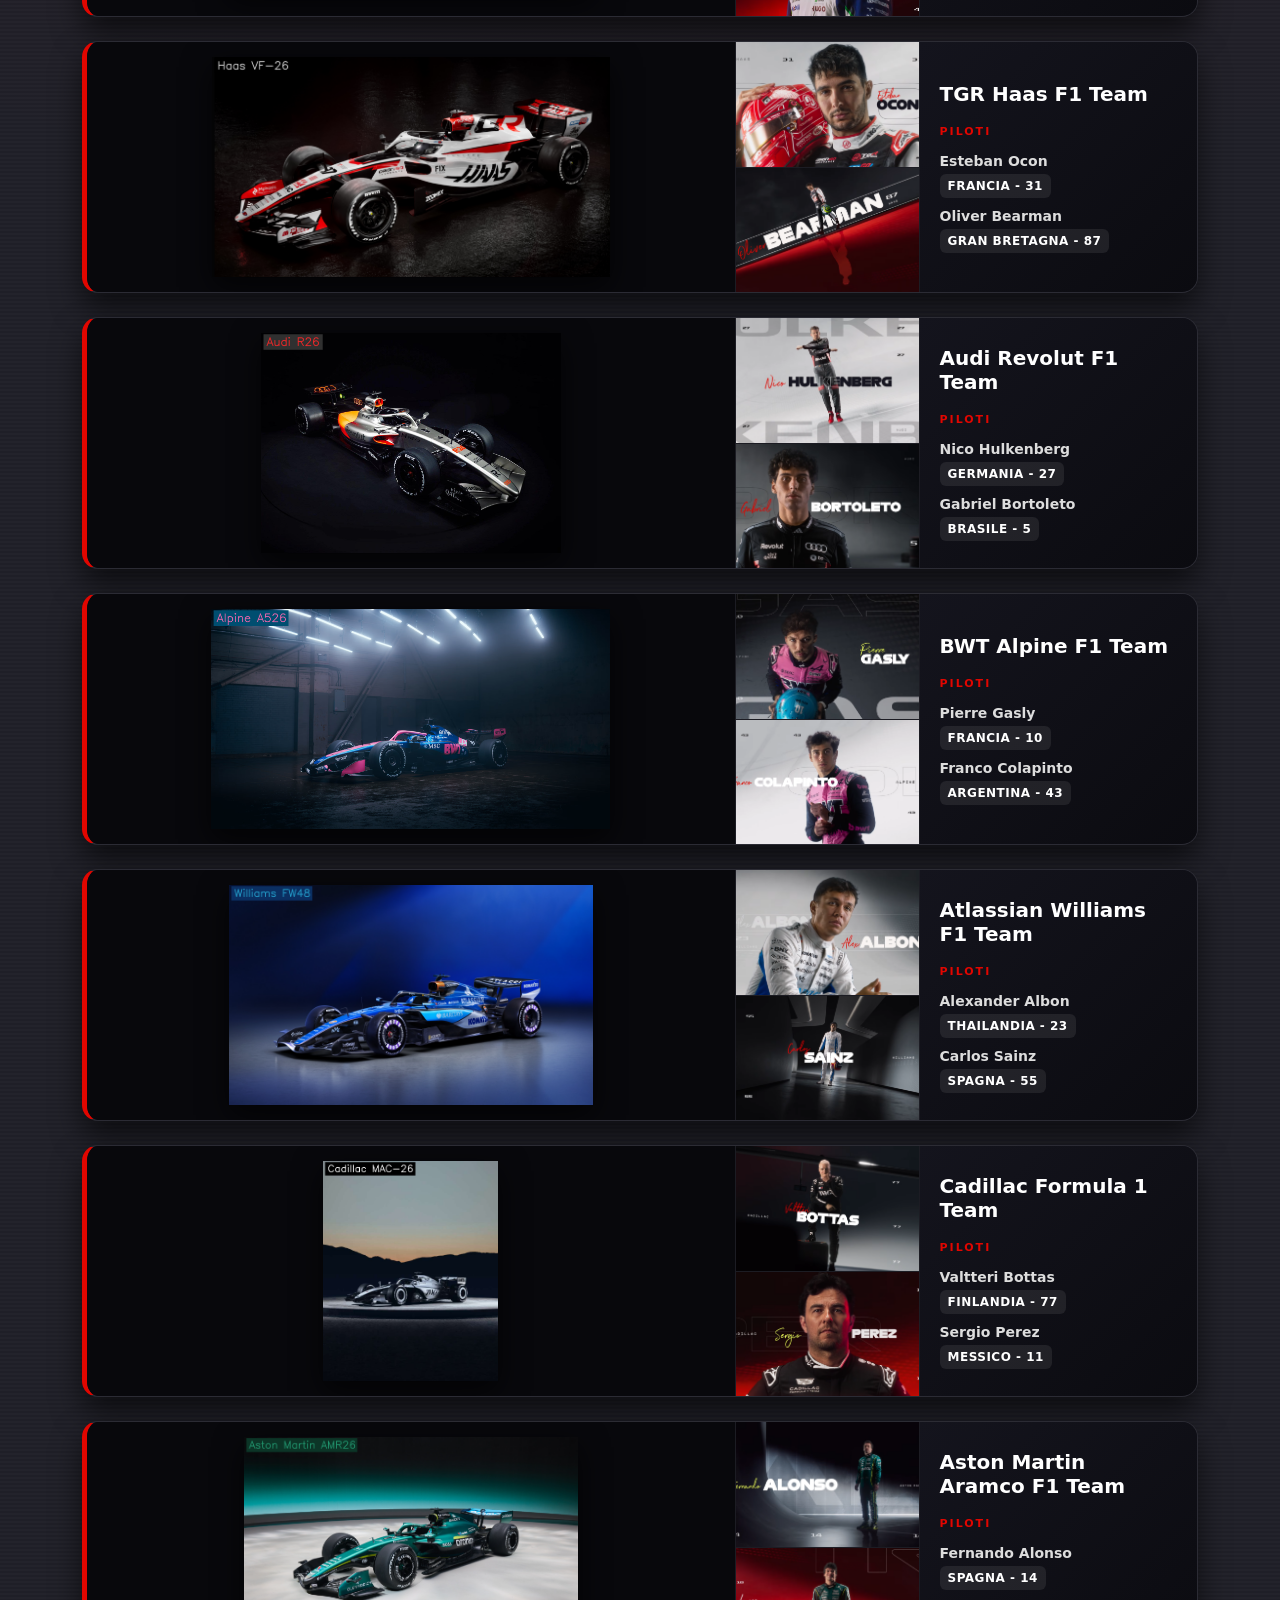
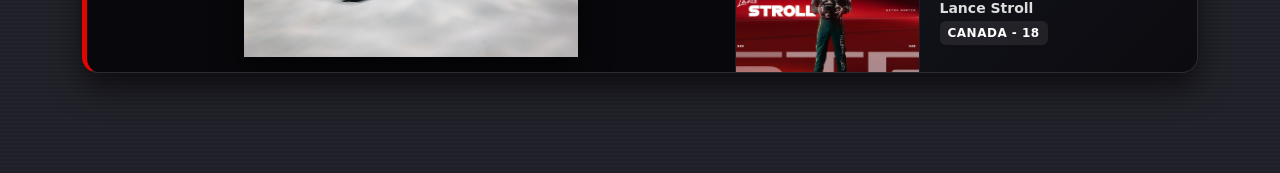
<file: scuderie.html>
<!DOCTYPE html>
<html lang="it">

<head>
    <meta charset="UTF-8">
    <meta name="viewport" content="width=device-width, initial-scale=1.0">
    <title>Piloti & Team F1 2026 | ScuderieF12026</title>
    <!-- Bootstrap 5 CSS -->
    <link href="https://cdn.jsdelivr.net/npm/bootstrap@5.3.3/dist/css/bootstrap.min.css" rel="stylesheet">
    <!-- Font Awesome (Icone) -->
    <link rel="stylesheet" href="https://cdnjs.cloudflare.com/ajax/libs/font-awesome/6.4.0/css/all.min.css">
    <!-- Custom CSS -->
    <link rel="stylesheet" href="css/scuderie.css">
</head>

<body>

    <!-- HEADER / NAVBAR -->
    <header>
        <h1 class="titoloHeader">
            <img src="Img/f1LogoHeader.png" alt="Logo Formula 1" class="logo">
            <span>PROJECT</span>
        </h1>
        <nav>
            <ul>
                <li><a href="home.html">Home</a></li>
                <li><a href="scuderie.html">Piloti&Team</a></li>
                <li><a href="calendario.html">Calendario</a></li>
                <li><a href="classifiche.html">Classifiche</a></li>
                <li><a href="circuiti.html">Circuiti</a></li>
                <li><a href="campioni.html">Campioni</a></li>
                <li><a href="minigiochi.html">Giochi</a></li>
            </ul>
        </nav>
    </header>

    <!-- CONTENITORE PRINCIPALE SCUDERIE -->
    <main class="container team-container">
        
        <!-- INTESTAZIONE PAGINA -->
        <div class="text-center mb-5">
            <span class="f1-badge mb-2"><i class="fa-solid fa-flag-checkered me-1"></i> STAGIONE 2026</span>
            <h1 class="page-title">SCHIERAMENTO PILOTI & TEAM</h1>
        </div>

        <div class="row g-4">

            <!-- FERRARI -->
            <div class="col-12">
                <div class="card team-card">
                    <div class="row g-0 align-items-stretch">
                        <div class="col-lg-7 col-md-6 car-image-col">
                            <img src="Img/F1 2026 Season Cars/Ferrari_SF-26.png" alt="Ferrari SF-26" class="img-fluid car-img">
                        </div>
                        <div class="col-lg-2 col-md-3 drivers-col">
                            <div class="driver-box">
                                <img src="Img/F1 2026 Season Drivers/Charles_Leclerc_16.png" alt="Charles Leclerc" class="driver-img">
                            </div>
                            <div class="driver-box">
                                <img src="Img/F1 2026 Season Drivers/Lewis_Hamilton_44.png" alt="Lewis Hamilton" class="driver-img">
                            </div>
                        </div>
                        <div class="col-lg-3 col-md-3 team-card-body">
                            <h3 class="team-title">Scuderia Ferrari HP</h3>
                            <div class="drivers-info">
                                <span class="drivers-label">PILOTI</span>
                                <div class="driver-item mb-2">
                                    <p class="driver-name">Charles Leclerc</p>
                                    <span class="driver-badge">MONACO - 16</span>
                                </div>
                                <div class="driver-item">
                                    <p class="driver-name">Lewis Hamilton</p>
                                    <span class="driver-badge">GRAN BRETAGNA - 44</span>
                                </div>
                            </div>
                        </div>
                    </div>
                </div>
            </div>

            <!-- RED BULL -->
            <div class="col-12">
                <div class="card team-card">
                    <div class="row g-0 align-items-stretch">
                        <div class="col-lg-7 col-md-6 car-image-col">
                            <img src="Img/F1 2026 Season Cars/Red_Bull_RB22.png" alt="Red Bull RB22" class="img-fluid car-img">
                        </div>
                        <div class="col-lg-2 col-md-3 drivers-col">
                            <div class="driver-box">
                                <img src="Img/F1 2026 Season Drivers/Max_Verstappen_3.png" alt="Max Verstappen" class="driver-img">
                            </div>
                            <div class="driver-box">
                                <img src="Img/F1 2026 Season Drivers/Isack_Hadjar_6.png" alt="Isack Hadjar" class="driver-img">
                            </div>
                        </div>
                        <div class="col-lg-3 col-md-3 team-card-body">
                            <h3 class="team-title">Oracle Red Bull Racing</h3>
                            <div class="drivers-info">
                                <span class="drivers-label">PILOTI</span>
                                <div class="driver-item mb-2">
                                    <p class="driver-name">Max Verstappen</p>
                                    <span class="driver-badge">OLANDA - 3</span>
                                </div>
                                <div class="driver-item">
                                    <p class="driver-name">Isack Hadjar</p>
                                    <span class="driver-badge">FRANCIA - 6</span>
                                </div>
                            </div>
                        </div>
                    </div>
                </div>
            </div>

            <!-- MERCEDES -->
            <div class="col-12">
                <div class="card team-card">
                    <div class="row g-0 align-items-stretch">
                        <div class="col-lg-7 col-md-6 car-image-col">
                            <img src="Img/F1 2026 Season Cars/Mercedes-AMG_W17.png" alt="Mercedes W17" class="img-fluid car-img">
                        </div>
                        <div class="col-lg-2 col-md-3 drivers-col">
                            <div class="driver-box">
                                <img src="Img/F1 2026 Season Drivers/Kimi_Antonelli_12.png" alt="Kimi Antonelli" class="driver-img">
                            </div>
                            <div class="driver-box">
                                <img src="Img/F1 2026 Season Drivers/George_Russell_63.png" alt="George Russell" class="driver-img">
                            </div>
                        </div>
                        <div class="col-lg-3 col-md-3 team-card-body">
                            <h3 class="team-title">Mercedes-AMG PETRONAS F1 Team</h3>
                            <div class="drivers-info">
                                <span class="drivers-label">PILOTI</span>
                                <div class="driver-item mb-2">
                                    <p class="driver-name">Kimi Antonelli</p>
                                    <span class="driver-badge">ITALIA - 12</span>
                                </div>
                                <div class="driver-item">
                                    <p class="driver-name">George Russell</p>
                                    <span class="driver-badge">GRAN BRETAGNA - 63</span>
                                </div>
                            </div>
                        </div>
                    </div>
                </div>
            </div>

            <!-- MCLAREN -->
            <div class="col-12">
                <div class="card team-card">
                    <div class="row g-0 align-items-stretch">
                        <div class="col-lg-7 col-md-6 car-image-col">
                            <img src="Img/F1 2026 Season Cars/McLaren_MCL40.png" alt="McLaren MCL40" class="img-fluid car-img">
                        </div>
                        <div class="col-lg-2 col-md-3 drivers-col">
                            <div class="driver-box">
                                <img src="Img/F1 2026 Season Drivers/Oscar_Piastri_81.png" alt="Oscar Piastri" class="driver-img">
                            </div>
                            <div class="driver-box">
                                <img src="Img/F1 2026 Season Drivers/Lando_Norris_1.png" alt="Lando Norris" class="driver-img">
                            </div>
                        </div>
                        <div class="col-lg-3 col-md-3 team-card-body">
                            <h3 class="team-title">McLaren Mastercard F1 Team</h3>
                            <div class="drivers-info">
                                <span class="drivers-label">PILOTI</span>
                                <div class="driver-item mb-2">
                                    <p class="driver-name">Oscar Piastri</p>
                                    <span class="driver-badge">AUSTRALIA - 81</span>
                                </div>
                                <div class="driver-item">
                                    <p class="driver-name">Lando Norris</p>
                                    <span class="driver-badge">GRAN BRETAGNA - 1</span>
                                </div>
                            </div>
                        </div>
                    </div>
                </div>
            </div>

            <!-- RACING BULLS -->
            <div class="col-12">
                <div class="card team-card">
                    <div class="row g-0 align-items-stretch">
                        <div class="col-lg-7 col-md-6 car-image-col">
                            <img src="Img/F1 2026 Season Cars/Racing_Bulls_VCARB03.png" alt="Racing Bulls VCARB03" class="img-fluid car-img">
                        </div>
                        <div class="col-lg-2 col-md-3 drivers-col">
                            <div class="driver-box">
                                <img src="Img/F1 2026 Season Drivers/Liam_Lawson_30.png" alt="Liam Lawson" class="driver-img">
                            </div>
                            <div class="driver-box">
                                <img src="Img/F1 2026 Season Drivers/Arvid_Lindblad_41.png" alt="Arvid Lindblad" class="driver-img">
                            </div>
                        </div>
                        <div class="col-lg-3 col-md-3 team-card-body">
                            <h3 class="team-title">Visa Cash App Racing Bulls F1 Team</h3>
                            <div class="drivers-info">
                                <span class="drivers-label">PILOTI</span>
                                <div class="driver-item mb-2">
                                    <p class="driver-name">Liam Lawson</p>
                                    <span class="driver-badge">NUOVA ZELANDA - 30</span>
                                </div>
                                <div class="driver-item">
                                    <p class="driver-name">Arvid Lindblad</p>
                                    <span class="driver-badge">GRAN BRETAGNA - 41</span>
                                </div>
                            </div>
                        </div>
                    </div>
                </div>
            </div>

            <!-- HAAS -->
            <div class="col-12">
                <div class="card team-card">
                    <div class="row g-0 align-items-stretch">
                        <div class="col-lg-7 col-md-6 car-image-col">
                            <img src="Img/F1 2026 Season Cars/Haas_VF-26.png" alt="Haas VF-26" class="img-fluid car-img">
                        </div>
                        <div class="col-lg-2 col-md-3 drivers-col">
                            <div class="driver-box">
                                <img src="Img/F1 2026 Season Drivers/Esteban_Ocon_31.png" alt="Esteban Ocon" class="driver-img">
                            </div>
                            <div class="driver-box">
                                <img src="Img/F1 2026 Season Drivers/Oliver_Bearman_87.png" alt="Oliver Bearman" class="driver-img">
                            </div>
                        </div>
                        <div class="col-lg-3 col-md-3 team-card-body">
                            <h3 class="team-title">TGR Haas F1 Team</h3>
                            <div class="drivers-info">
                                <span class="drivers-label">PILOTI</span>
                                <div class="driver-item mb-2">
                                    <p class="driver-name">Esteban Ocon</p>
                                    <span class="driver-badge">FRANCIA - 31</span>
                                </div>
                                <div class="driver-item">
                                    <p class="driver-name">Oliver Bearman</p>
                                    <span class="driver-badge">GRAN BRETAGNA - 87</span>
                                </div>
                            </div>
                        </div>
                    </div>
                </div>
            </div>

            <!-- AUDI -->
            <div class="col-12">
                <div class="card team-card">
                    <div class="row g-0 align-items-stretch">
                        <div class="col-lg-7 col-md-6 car-image-col">
                            <img src="Img/F1 2026 Season Cars/Audi_R26.png" alt="Audi R26" class="img-fluid car-img">
                        </div>
                        <div class="col-lg-2 col-md-3 drivers-col">
                            <div class="driver-box">
                                <img src="Img/F1 2026 Season Drivers/Nico_Hulkenberg_27.png" alt="Nico Hulkenberg" class="driver-img">
                            </div>
                            <div class="driver-box">
                                <img src="Img/F1 2026 Season Drivers/Gabriel_Bortoleto_5.png" alt="Gabriel Bortoleto" class="driver-img">
                            </div>
                        </div>
                        <div class="col-lg-3 col-md-3 team-card-body">
                            <h3 class="team-title">Audi Revolut F1 Team</h3>
                            <div class="drivers-info">
                                <span class="drivers-label">PILOTI</span>
                                <div class="driver-item mb-2">
                                    <p class="driver-name">Nico Hulkenberg</p>
                                    <span class="driver-badge">GERMANIA - 27</span>
                                </div>
                                <div class="driver-item">
                                    <p class="driver-name">Gabriel Bortoleto</p>
                                    <span class="driver-badge">BRASILE - 5</span>
                                </div>
                            </div>
                        </div>
                    </div>
                </div>
            </div>

            <!-- ALPINE -->
            <div class="col-12">
                <div class="card team-card">
                    <div class="row g-0 align-items-stretch">
                        <div class="col-lg-7 col-md-6 car-image-col">
                            <img src="Img/F1 2026 Season Cars/Alpine_A526.png" alt="Alpine A526" class="img-fluid car-img">
                        </div>
                        <div class="col-lg-2 col-md-3 drivers-col">
                            <div class="driver-box">
                                <img src="Img/F1 2026 Season Drivers/Pierre_Gasly_10.png" alt="Pierre Gasly" class="driver-img">
                            </div>
                            <div class="driver-box">
                                <img src="Img/F1 2026 Season Drivers/Franco_Colapinto_43.png" alt="Franco Colapinto" class="driver-img">
                            </div>
                        </div>
                        <div class="col-lg-3 col-md-3 team-card-body">
                            <h3 class="team-title">BWT Alpine F1 Team</h3>
                            <div class="drivers-info">
                                <span class="drivers-label">PILOTI</span>
                                <div class="driver-item mb-2">
                                    <p class="driver-name">Pierre Gasly</p>
                                    <span class="driver-badge">FRANCIA - 10</span>
                                </div>
                                <div class="driver-item">
                                    <p class="driver-name">Franco Colapinto</p>
                                    <span class="driver-badge">ARGENTINA - 43</span>
                                </div>
                            </div>
                        </div>
                    </div>
                </div>
            </div>

            <!-- WILLIAMS -->
            <div class="col-12">
                <div class="card team-card">
                    <div class="row g-0 align-items-stretch">
                        <div class="col-lg-7 col-md-6 car-image-col">
                            <img src="Img/F1 2026 Season Cars/Williams_FW48.png" alt="Williams FW48" class="img-fluid car-img">
                        </div>
                        <div class="col-lg-2 col-md-3 drivers-col">
                            <div class="driver-box">
                                <img src="Img/F1 2026 Season Drivers/Alexander_Albon_23.png" alt="Alexander Albon" class="driver-img">
                            </div>
                            <div class="driver-box">
                                <img src="Img/F1 2026 Season Drivers/Carlos_Sainz_55.png" alt="Carlos Sainz" class="driver-img">
                            </div>
                        </div>
                        <div class="col-lg-3 col-md-3 team-card-body">
                            <h3 class="team-title">Atlassian Williams F1 Team</h3>
                            <div class="drivers-info">
                                <span class="drivers-label">PILOTI</span>
                                <div class="driver-item mb-2">
                                    <p class="driver-name">Alexander Albon</p>
                                    <span class="driver-badge">THAILANDIA - 23</span>
                                </div>
                                <div class="driver-item">
                                    <p class="driver-name">Carlos Sainz</p>
                                    <span class="driver-badge">SPAGNA - 55</span>
                                </div>
                            </div>
                        </div>
                    </div>
                </div>
            </div>

            <!-- CADILLAC -->
            <div class="col-12">
                <div class="card team-card">
                    <div class="row g-0 align-items-stretch">
                        <div class="col-lg-7 col-md-6 car-image-col">
                            <img src="Img/F1 2026 Season Cars/Cadillac_MAC-26.png" alt="Cadillac MAC-26" class="img-fluid car-img">
                        </div>
                        <div class="col-lg-2 col-md-3 drivers-col">
                            <div class="driver-box">
                                <img src="Img/F1 2026 Season Drivers/Valtteri_Bottas_77.png" alt="Valtteri Bottas" class="driver-img">
                            </div>
                            <div class="driver-box">
                                <img src="Img/F1 2026 Season Drivers/Sergio_Perez_11.png" alt="Sergio Perez" class="driver-img">
                            </div>
                        </div>
                        <div class="col-lg-3 col-md-3 team-card-body">
                            <h3 class="team-title">Cadillac Formula 1 Team</h3>
                            <div class="drivers-info">
                                <span class="drivers-label">PILOTI</span>
                                <div class="driver-item mb-2">
                                    <p class="driver-name">Valtteri Bottas</p>
                                    <span class="driver-badge">FINLANDIA - 77</span>
                                </div>
                                <div class="driver-item">
                                    <p class="driver-name">Sergio Perez</p>
                                    <span class="driver-badge">MESSICO - 11</span>
                                </div>
                            </div>
                        </div>
                    </div>
                </div>
            </div>

            <!-- ASTON MARTIN -->
            <div class="col-12">
                <div class="card team-card">
                    <div class="row g-0 align-items-stretch">
                        <div class="col-lg-7 col-md-6 car-image-col">
                            <img src="Img/F1 2026 Season Cars/Aston_Martin_AMR26.png" alt="Aston Martin AMR26" class="img-fluid car-img">
                        </div>
                        <div class="col-lg-2 col-md-3 drivers-col">
                            <div class="driver-box">
                                <img src="Img/F1 2026 Season Drivers/Fernando_Alonso_14.png" alt="Fernando Alonso" class="driver-img">
                            </div>
                            <div class="driver-box">
                                <img src="Img/F1 2026 Season Drivers/Lance_Stroll_18.png" alt="Lance Stroll" class="driver-img">
                            </div>
                        </div>
                        <div class="col-lg-3 col-md-3 team-card-body">
                            <h3 class="team-title">Aston Martin Aramco F1 Team</h3>
                            <div class="drivers-info">
                                <span class="drivers-label">PILOTI</span>
                                <div class="driver-item mb-2">
                                    <p class="driver-name">Fernando Alonso</p>
                                    <span class="driver-badge">SPAGNA - 14</span>
                                </div>
                                <div class="driver-item">
                                    <p class="driver-name">Lance Stroll</p>
                                    <span class="driver-badge">CANADA - 18</span>
                                </div>
                            </div>
                        </div>
                    </div>
                </div>
            </div>

        </div>
    </main>

    <!-- BOOTSTRAP BUNDLE JS -->
    <script src="https://cdn.jsdelivr.net/npm/bootstrap@5.3.3/dist/js/bootstrap.bundle.min.js"></script>
</body>

</html>
</file>
<file: css/calendario.css>
:root {
    --f1-red: #e10600;
}

* {
    margin: 0;
    padding: 0;
    box-sizing: border-box;
}

body {
    background-color: #1f1f27;
    color: white;
    font-weight: bold;
    padding-bottom: 100px;
}

@font-face { 
    font-family: 'Formula1Wide'; 
    src: url('../Font/Formula1-Wide_web_0.ttf') format('truetype'); 
    font-weight: normal; 
    font-style: normal; 
}

@font-face {
    font-family: 'f1Black';
    src: url('../Font/Formula1-Black.ttf');
    font-weight: normal; 
    font-style: normal;
}

/* HEADER & NAVBAR (FISSA) */
header {
    height: 80px;
    box-shadow: 0 5px 15px rgba(0,0,0,0.5);
    position: fixed;
    top: 0;
    left: 0;
    width: 100%;
    z-index: 1000;
    padding: 20px;
    display: flex;
    justify-content: space-between;
    align-items: center;
    background-color: #000000;
    background-image: repeating-linear-gradient(
        45deg,
        transparent,
        transparent 10px,
        rgba(255, 255, 255, 0.10) 10px,
        rgba(255, 255, 255, 0.10) 20px
    );
}

.logo {
    height: 40px;
}

.titoloHeader {
    color: white;
    font-family: 'Racing Sans One', sans-serif;
    text-transform: uppercase;
    font-style: italic;
    font-size: 20pt;
    letter-spacing: -2px;
    display: flex;
    align-items: center;
    gap: 5px;
    margin: 0 !important;
}

.titoloHeader span {
    position: relative;
    top: 1.5px;
    font-weight: bold !important;
}

ul {
    display: flex !important;
    list-style-type: none !important;
    gap: 10px !important;
    margin: 0 !important;
    padding: 0 !important;
}

li {
    height: 40px !important;
    padding: 0 15px !important;
    border-radius: 10px !important;
    background-color: #1a1a1a !important;
    display: flex !important;
    align-items: center !important;
    justify-content: center !important;
    transition: transform 0.2s, box-shadow 0.2s !important;
    width: auto !important;
}

li a {
    color: #FFFFFF !important;
    text-decoration: none !important;
    font-size: 11pt !important;
    width: 100% !important;
    text-align: center !important;
    display: block !important;
    font-family: sans-serif !important;
}

li:hover {
    transform: scale(1.05) !important;
    box-shadow: 0 10px 20px rgba(0,0,0,0.3) !important;
    cursor: pointer !important;
    background-color: #2a2a2a !important;
}

/* MARGIN TOP PER NON FAR POPPARE IL CONTENUTO SOTTO LA NAVBAR */
.intro-title {
    margin-top: 120px;
    margin-bottom: 30px;
}

/* STILE TABELLA BODY */
.custom-table {
    background-color: #111111 !important;
    border: 1px solid #222222;
}

.table-header-main {
    background-color: #1a1a1a !important;
}

.table-header-cols {
    background-color: #0d0d0d !important;
    border-bottom: 2px solid var(--f1-red) !important;
}

.custom-table tbody tr {
    transition: background-color 0.2s ease;
    border-bottom: 1px solid #1a1a1a;
}

.custom-table tbody tr:hover {
    background-color: rgba(225, 6, 0, 0.15) !important;
}

/* CARD CIRCUITI */
.circuit-card {
    background: #111111 !important;
    border: 1px solid #222222 !important;
    border-radius: 10px !important;
    overflow: hidden;
    transition: transform 0.2s ease, border-color 0.2s ease !important;
}

.circuit-card:hover {
    transform: translateY(-5px);
    border-color: var(--f1-red) !important;
}

.card-img-wrapper {
    background: #ffffff;
    padding: 15px;
    display: flex;
    align-items: center;
    justify-content: center;
    height: 150px;
}

.card-img-wrapper img {
    max-height: 110px;
    object-fit: contain;
    transition: transform 0.2s ease;
}

.circuit-card:hover .card-img-wrapper img {
    transform: scale(1.08);
}

.circuit-card .card-body {
    background: #111111;
    padding: 12px;
}

.circuit-card .card-title {
    font-size: 14px;
    font-weight: 700;
    text-transform: uppercase;
    color: #ffffff;
}

.circuit-card:hover .card-title {
    color: var(--f1-red);
}

@media (max-width: 992px) {
    header {
        flex-direction: column;
        gap: 15px;
        height: auto;
        position: relative;
    }
    
    .intro-title {
        margin-top: 30px;
    }
}
</file>
<file: css/campioni.css>
* {
    margin: 0;
    padding: 0;
    box-sizing: border-box;
}

body {
    background-color: #1f1f27;
    color: white;
    font-weight: bold;
    padding-bottom: 100px;
}

@font-face { 
    font-family: 'Formula1Wide'; 
    src: url('../Font/Formula1-Wide_web_0.ttf') format('truetype'); 
    font-weight: normal; 
    font-style: normal; 
}

@font-face {
    font-family: 'txtTabCampioni';
    src: url('../Font/Apax-TAG-Heuer-Medium.ttf');
}

/* ==========================================================
   HEADER & NAVBAR UNIFICATA
   ========================================================== */
header {
    height: 80px;
    box-shadow: 0 5px 15px rgba(0,0,0,0.5);
    position: fixed;
    top: 0;
    left: 0;
    width: 100%;
    z-index: 1000;
    padding: 20px;
    display: flex;
    justify-content: space-between;
    align-items: center;
    background-color: #000000;
    background-image: repeating-linear-gradient(
        45deg,
        transparent,
        transparent 10px,
        rgba(255, 255, 255, 0.10) 10px,
        rgba(255, 255, 255, 0.10) 20px
    );
}

.logo {
    height: 40px;
}

.titoloHeader {
    color: white;
    font-family: 'Racing Sans One', sans-serif;
    text-transform: uppercase;
    font-style: italic;
    font-size: 20pt;
    letter-spacing: -2px;
    display: flex;
    align-items: center;
    gap: 5px;
    margin: 0 !important;
}

.titoloHeader span {
    position: relative;
    top: 1.5px;
    font-weight: bold !important;
}

ul {
    display: flex !important;
    list-style-type: none !important;
    gap: 10px !important;
    margin: 0 !important;
    padding: 0 !important;
}

li {
    height: 40px !important;
    padding: 0 15px !important;
    border-radius: 10px !important;
    background-color: #1a1a1a !important;
    display: flex !important;
    align-items: center !important;
    justify-content: center !important;
    transition: transform 0.2s, box-shadow 0.2s !important;
    width: auto !important;
}

li a {
    color: #FFFFFF !important;
    text-decoration: none !important;
    font-size: 11pt !important;
    font-weight: bold !important;
    letter-spacing: 0.5px;
    width: 100% !important;
    text-align: center !important;
    display: block !important;
    font-family: sans-serif !important;
}

li:hover {
    transform: scale(1.05) !important;
    box-shadow: 0 10px 20px rgba(0,0,0,0.3) !important;
    cursor: pointer !important;
    background-color: #2a2a2a !important;
}

/* ==========================================================
   TABELLA CAMPIONI SCURA (INTEGRATA CON LO SFONDO)
   ========================================================== */
#tabRecordCampioni {
    margin-top: 120px;
    font-family: "txtTabCampioni", sans-serif;
}

/* ANNULLAMENTO SFONDI AUTOMATICI DI BOOTSTRAP */
.tabella-campioni {
    --bs-table-bg: transparent !important;
    --bs-table-color: #ffffff !important;
    --bs-table-border-color: #2a2c3a !important;
    --bs-table-accent-bg: transparent !important;
    --bs-table-hover-bg: transparent !important;
    background-color: #14151d !important;
    border-radius: 12px;
    overflow: hidden;
    border: 1px solid #2d2f3e !important;
    box-shadow: 0 10px 30px rgba(0, 0, 0, 0.6);
}

.tabella-campioni td,
.tabella-campioni th {
    box-shadow: none !important; /* Rimuove lo sfondo interno predefinito di Bootstrap */
}

/* INTESTAZIONE TABELLA */
.tabella-campioni thead tr {
    background: linear-gradient(90deg, #1f202c 0%, #e10600 50%, #1f202c 100%) !important;
    border-bottom: 3px solid #e10600 !important;
}

.tabella-campioni th {
    color: #ffffff !important;
    font-weight: 900 !important;
    letter-spacing: 1.5px;
    padding: 15px !important;
    border: none !important;
    background: transparent !important;
}

/* RIGHE TABELLA E CELLE */
.tabella-campioni tbody tr {
    background-color: #161720 !important;
    border-bottom: 1px solid #232533 !important;
}

.tabella-campioni tbody tr:nth-child(even) {
    background-color: #111218 !important;
}

.cella {
    padding: 14px !important;
    border: 1px solid #232533 !important;
}

/* STILI COLONNE PER LEGGIBILITÀ PERFETTA */
.record-titolo {
    color: #ffffff !important;
    font-weight: bold !important;
    font-size: 1rem;
}

.record-detentore {
    color: #e2e8f0 !important;
    font-weight: 600 !important;
    font-size: 0.98rem;
}

.record-primato {
    color: #ffb700 !important; /* Oro F1 */
    font-weight: bold !important;
    font-size: 1.05rem;
}

.record-desc {
    color: #a0a8c0 !important;
    font-weight: normal;
    font-size: 0.92rem;
}

/* ==========================================================
   EFFETTO HOVER ORIGINALE (INVARIATO)
   ========================================================== */
tbody tr {
    transition: transform 0.2s ease;
}

tbody tr:hover {
    transform: scale(1.03);
}

tbody tr:hover .cella {
    color: red !important;
}
</file>
<file: css/circuiti.css>
* {
    margin: 0;
    padding: 0;
    box-sizing: border-box;
}

body {
    background-color: #1f1f27;
    color: white;
    font-weight: bold;
    padding-bottom: 100px;
}

@font-face { 
    font-family: 'Formula1Wide'; 
    src: url('../Font/Formula1-Wide_web_0.ttf') format('truetype'); 
    font-weight: normal; 
    font-style: normal; 
}

@font-face {
    font-family: 'fontCircuiti';
    src: url('../Font/Apax-TAG-Heuer-Superbold.ttf');
}

header {
    height: 80px;
    box-shadow: 0 5px 15px rgba(0,0,0,0.5);
    position: fixed;
    top: 0;
    left: 0;
    width: 100%;
    z-index: 1000;
    padding: 20px;
    display: flex;
    justify-content: space-between;
    align-items: center;
    background-color: #000000;
    background-image: repeating-linear-gradient(
        45deg,
        transparent,
        transparent 10px,
        rgba(255, 255, 255, 0.10) 10px,
        rgba(255, 255, 255, 0.10) 20px
    );
}

.logo {
    height: 40px;
}

.titoloHeader {
    color: white;
    font-family: 'Racing Sans One', sans-serif;
    text-transform: uppercase;
    font-style: italic;
    font-size: 20pt;
    letter-spacing: -2px;
    display: flex;
    align-items: center;
    gap: 5px;
    margin: 0 !important;
}

.titoloHeader span {
    position: relative;
    top: 1.5px;
    font-weight: bold !important;
}

ul {
    display: flex !important;
    list-style-type: none !important;
    gap: 10px !important;
    margin: 0 !important;
    padding: 0 !important;
}

li {
    height: 40px !important;
    padding: 0 15px !important;
    border-radius: 10px !important;
    background-color: #1a1a1a !important;
    display: flex !important;
    align-items: center !important;
    justify-content: center !important;
    transition: transform 0.2s, box-shadow 0.2s !important;
    width: auto !important;
}

li a {
    color: #FFFFFF !important;
    text-decoration: none !important;
    font-size: 11pt !important;
    width: 100% !important;
    text-align: center !important;
    display: block !important;
    font-family: sans-serif !important;
}

li:hover {
    transform: scale(1.05) !important;
    box-shadow: 0 10px 20px rgba(0,0,0,0.3) !important;
    cursor: pointer !important;
    background-color: #2a2a2a !important;
}

#circuit {
    margin-top: 120px;
    font-family: "fontCircuiti", sans-serif;
}

/* Stile comune Card e Effetto Hover */
.circuito-card {
    background-color: #2b2b36;
    border-radius: 12px;
    overflow: hidden;
    transition: transform 0.3s ease, box-shadow 0.3s ease;
}

.circuito-card:hover {
    transform: scale(1.05);
    box-shadow: 0 20px 35px rgba(0, 0, 0, 0.7) !important;
    z-index: 10;
}

/* Nome nazione in sovrapposizione all'immagine */
.nazione-overlay {
    position: absolute;
    top: 12px;
    left: 12px;
    background-color: rgba(0, 0, 0, 0.85);
    color: #ffffff;
    font-size: 1.1rem;
    font-weight: 900;
    text-transform: uppercase;
    letter-spacing: 1.5px;
    padding: 6px 14px;
    border-radius: 4px;
    border-left: 4px solid #e10600; /* Dettaglio rosso in stile F1 */
    box-shadow: 0 4px 10px rgba(0, 0, 0, 0.7);
    backdrop-filter: blur(4px);
    z-index: 5;
}

/* Corpo card */
.circuito-card .card-body {
    background-color: #252530;
    padding: 1.5rem;
}

/* Stile Titolo Circuito */
.circuito-card .card-title {
    color: #e10600 !important; /* Rosso corsa F1 (oppure #ffffff se preferisci bianco) */
    font-size: 1.4rem;
    font-weight: 800;
    text-transform: uppercase;
    letter-spacing: 0.5px;
    margin-bottom: 0.75rem;
}

/* Stile Descrizione Circuito */
.circuito-card .card-text {
    color: #d1d1d6;
    font-size: 0.95rem;
    line-height: 1.6;
    font-weight: normal;
}
</file>
<file: css/classifiche.css>
/* ==========================================================
   RESET & SFONDO BASE
   ========================================================== */
* {
    margin: 0;
    padding: 0;
    box-sizing: border-box;
}

body {
    background-color: #0d0e12;
    color: #ffffff;
    font-family: 'Segoe UI', Roboto, sans-serif;
    padding-bottom: 80px;
}

@font-face { 
    font-family: 'Formula1Wide'; 
    src: url('../Font/Formula1-Wide_web_0.ttf') format('truetype'); 
    font-weight: normal; 
    font-style: normal; 
}

@font-face {
    font-family: 'f1WideWeb';
    src: url('../Font/KHInterferenceF1-Regular.ttf');
    font-weight: normal; 
    font-style: normal;
}

/* ==========================================================
   HEADER & NAVBAR UNIFICATA
   ========================================================== */
header {
    height: 80px;
    box-shadow: 0 5px 15px rgba(0,0,0,0.5);
    position: fixed;
    top: 0;
    left: 0;
    width: 100%;
    z-index: 1000;
    padding: 20px;
    display: flex;
    justify-content: space-between;
    align-items: center;
    background-color: #000000;
    background-image: repeating-linear-gradient(
        45deg,
        transparent,
        transparent 10px,
        rgba(255, 255, 255, 0.10) 10px,
        rgba(255, 255, 255, 0.10) 20px
    );
}

.logo {
    height: 40px;
}

.titoloHeader {
    color: white;
    font-family: 'Racing Sans One', sans-serif;
    text-transform: uppercase;
    font-style: italic;
    font-size: 20pt;
    letter-spacing: -2px;
    display: flex;
    align-items: center;
    gap: 5px;
    margin: 0 !important;
}

.titoloHeader span {
    position: relative;
    top: 1.5px;
    font-weight: bold !important;
}

ul {
    display: flex !important;
    list-style-type: none !important;
    gap: 10px !important;
    margin: 0 !important;
    padding: 0 !important;
}

li {
    height: 40px !important;
    padding: 0 15px !important;
    border-radius: 10px !important;
    background-color: #1a1a1a !important;
    display: flex !important;
    align-items: center !important;
    justify-content: center !important;
    transition: transform 0.2s, box-shadow 0.2s !important;
    width: auto !important;
}

li a {
    color: #FFFFFF !important;
    text-decoration: none !important;
    font-size: 11pt !important;
    font-weight: bold !important;
    letter-spacing: 0.5px;
    width: 100% !important;
    text-align: center !important;
    display: block !important;
    font-family: sans-serif !important;
}

li:hover {
    transform: scale(1.05) !important;
    box-shadow: 0 10px 20px rgba(0,0,0,0.3) !important;
    cursor: pointer !important;
    background-color: #2a2a2a !important;
}

/* ==========================================================
   STILE GRAFICO TELEMETRIA RACING (SOLO PER LE TABELLE)
   ========================================================== */
#tabella-piloti {
    margin-top: 120px;
}

.tabella-f1-container {
    font-family: 'f1WideWeb', sans-serif;
    background: #14151d;
    border-radius: 10px;
    border: 1px solid #2a2b3a;
    box-shadow: 0 12px 35px rgba(0, 0, 0, 0.7);
    overflow: hidden;
    padding: 4px;
}

.f1-table {
    margin-bottom: 0 !important;
    border-collapse: collapse;
    background-color: transparent !important;
}

/* INTESTAZIONE TABELLA TELEMETRIA */
.header-titolo-tabella th {
    background: linear-gradient(90deg, #1f202c 0%, #e10600 50%, #1f202c 100%) !important;
    border-bottom: 2px solid #e10600 !important;
}

.titolo-tabella-main {
    font-size: 1.15rem;
    font-weight: 900;
    letter-spacing: 2px;
    color: #ffffff;
    text-shadow: 0 0 10px rgba(0, 0, 0, 0.8);
}

.badge-f1-tag {
    background: #e10600;
    color: #ffffff;
    padding: 3px 10px;
    border-radius: 3px;
    font-size: 0.75rem;
    font-weight: 900;
    letter-spacing: 1.5px;
}

.badge-f1-status {
    background: #252736;
    color: #a0a5ba;
    padding: 3px 10px;
    border-radius: 3px;
    font-size: 0.7rem;
    font-weight: 800;
    letter-spacing: 1px;
    border: 1px solid #3d4057;
}

/* COLONNE TABELLA */
.header-colonne th {
    background: #1a1b24 !important;
    color: #8e93a6 !important;
    font-size: 0.8rem;
    letter-spacing: 1.5px;
    text-transform: uppercase;
    border-bottom: 2px solid #282a38 !important;
    border-top: none !important;
}

/* RIGHE TABELLA E EFFETTO SELEZIONE TELEMETRICA */
.riga-tabella {
    background-color: #161720 !important;
    transition: all 0.2s ease-in-out !important;
}

.riga-tabella:nth-child(even) {
    background-color: #12131a !important;
}

.riga-tabella td {
    border-bottom: 1px solid #20222e !important;
    border-top: none !important;
    color: #d1d5e3;
    font-size: 0.95rem;
}

.nome-pilota {
    color: #ffffff !important;
}

.gap-text {
    color: #7b8094;
    font-weight: 600;
}

/* EFFETTO SELEZIONE TELEMETRICA AL PASSAGGIO */
.riga-tabella:hover {
    background-color: #232533 !important;
    transform: translateX(4px);
    box-shadow: inset 4px 0 0 #e10600;
}

.riga-tabella:hover td {
    color: #ffffff !important;
}

/* BADGES POSIZIONE */
.badge-pos {
    display: inline-flex;
    align-items: center;
    justify-content: center;
    width: 28px;
    height: 28px;
    border-radius: 4px;
    font-weight: 900;
    font-size: 0.85rem;
}

.pos-normal {
    background: #222431;
    color: #9ba0b5;
    border: 1px solid #323548;
}

/* STILI PODIO (1°, 2°, 3° POSTO) */
.podio-1 {
    background: linear-gradient(90deg, rgba(255, 183, 0, 0.12) 0%, rgba(22, 23, 32, 0.95) 100%) !important;
}

.badge-pos.pos-1 {
    background: #ffb700;
    color: #000000;
    box-shadow: 0 0 10px rgba(255, 183, 0, 0.5);
}

.punti-gold {
    color: #ffb700 !important;
}

.status-leader {
    color: #00e676 !important;
    font-weight: 900;
    letter-spacing: 1.5px;
}

.podio-2 {
    background: linear-gradient(90deg, rgba(200, 200, 200, 0.1) 0%, rgba(22, 23, 32, 0.95) 100%) !important;
}

.badge-pos.pos-2 {
    background: #c0c0c0;
    color: #000000;
}

.podio-3 {
    background: linear-gradient(90deg, rgba(205, 127, 50, 0.12) 0%, rgba(22, 23, 32, 0.95) 100%) !important;
}

.badge-pos.pos-3 {
    background: #cd7f32;
    color: #ffffff;
}

/* ==========================================================
   RIGA DI SOGLIA CRITICA MATEMATICA (LOTTA PER IL TITOLO)
   ========================================================== */
.soglia-banner {
    background: linear-gradient(90deg, 
        rgba(0, 230, 118, 0.15) 0%, 
        rgba(225, 6, 0, 0.3) 50%, 
        rgba(255, 23, 68, 0.15) 100%);
    border-top: 2px dashed #00e676;
    border-bottom: 2px dashed #ff1744;
}

.soglia-tag.in-contention {
    color: #00e676;
    font-weight: 800;
    font-size: 0.78rem;
    letter-spacing: 1px;
    text-shadow: 0 0 8px rgba(0, 230, 118, 0.4);
}

.soglia-tag.eliminated {
    color: #ff1744;
    font-weight: 800;
    font-size: 0.78rem;
    letter-spacing: 1px;
    text-shadow: 0 0 8px rgba(255, 23, 68, 0.4);
}

.badge-cutoff {
    background: #e10600;
    color: #ffffff;
    padding: 4px 12px;
    border-radius: 4px;
    font-size: 0.75rem;
    font-weight: 900;
    letter-spacing: 1.5px;
    box-shadow: 0 0 10px rgba(225, 6, 0, 0.5);
}

/* RIGHE ELIMINATI */
.riga-eliminati {
    opacity: 0.72;
}

.riga-eliminati:hover {
    opacity: 1;
}

.pos-eliminated {
    background: #23161a;
    color: #ff5252;
    border: 1px solid rgba(255, 23, 68, 0.4);
}
</file>
<file: css/home.css>
* {
    margin: 0;
    padding: 0;
    box-sizing: border-box;
}

body {
    background-color: #1f1f27;
    color: white;
    font-weight: bold;
    padding-bottom: 100px;
    font-family: system-ui, -apple-system, BlinkMacSystemFont, "Segoe UI", Roboto, sans-serif;
}

/* FONT FORMULA 1 */
@font-face { 
    font-family: 'Formula1Wide'; 
    src: url('../Font/Formula1-Wide_web_0.ttf') format('truetype'); 
    font-weight: normal; 
    font-style: normal; 
}

/* ==========================================================
   HEADER & NAVBAR UNIFICATA
   ========================================================== */
header {
    height: 80px;
    box-shadow: 0 5px 15px rgba(0,0,0,0.5);
    position: fixed;
    top: 0;
    left: 0;
    width: 100%;
    z-index: 1000;
    padding: 20px;
    display: flex;
    justify-content: space-between;
    align-items: center;
    background-color: #000000;
    background-image: repeating-linear-gradient(
        45deg,
        transparent,
        transparent 10px,
        rgba(255, 255, 255, 0.10) 10px,
        rgba(255, 255, 255, 0.10) 20px
    );
}

.logo {
    height: 40px;
}

.titoloHeader {
    color: white;
    font-family: 'Racing Sans One', sans-serif;
    text-transform: uppercase;
    font-style: italic;
    font-size: 20pt;
    letter-spacing: -2px;
    display: flex;
    align-items: center;
    gap: 5px;
    margin: 0 !important;
}

.titoloHeader span {
    position: relative;
    top: 1.5px;
    font-weight: bold !important;
}

ul {
    display: flex !important;
    list-style-type: none !important;
    gap: 10px !important;
    margin: 0 !important;
    padding: 0 !important;
}

li {
    height: 40px !important;
    padding: 0 15px !important;
    border-radius: 10px !important;
    background-color: #1a1a1a !important;
    display: flex !important;
    align-items: center !important;
    justify-content: center !important;
    transition: transform 0.2s, box-shadow 0.2s !important;
    width: auto !important;
}

li a {
    color: #FFFFFF !important;
    text-decoration: none !important;
    font-size: 11pt !important;
    width: 100% !important;
    text-align: center !important;
    display: block !important;
    font-family: sans-serif !important;
}

li:hover {
    transform: scale(1.05) !important;
    box-shadow: 0 10px 20px rgba(0,0,0,0.3) !important;
    cursor: pointer !important;
    background-color: #2a2a2a !important;
}

/* ==========================================================
   HERO & TITOLO ANIMATO (ORIGINALE)
   ========================================================== */
#sfondo {
    background: linear-gradient(rgba(0,0,0,0.6), rgba(18,18,18,1)), url('../Img/sf25Monza.png');
    background-repeat: no-repeat;
    background-position: center center;
    background-size: cover;
    height: 750px;
    width: 100%;
    padding-top: 275px;
}

#hero-title {
    font-size: 65px;
    font-weight: bold;
    text-align: center;
    font-family: 'Formula1Wide', sans-serif;
    text-transform: uppercase;
    letter-spacing: 2px;
    background: linear-gradient(to right, 
        green 30%, 
        white 35%, white 65%, 
        red 70%
    );
    -webkit-background-clip: text;
    background-clip: text;
    color: transparent; 
    text-shadow: 0px 0px 15px rgba(0, 0, 0, 0.7);
    display: block;
    width: fit-content;
    margin: 0 auto;
    white-space: pre-wrap;
    align-items: center;
    overflow: hidden;
    clip-path: inset(0 100% 0 0);
    border-right: 4px solid white;
    animation: typing 3s steps(40) forwards, hide-cursor 0s forwards 4s;
}

@keyframes typing {
    from { clip-path: inset(0 100% 0 0); }
    to { clip-path: inset(0 0 0 0); }
}

@keyframes blink {
    50% { border-color: transparent; }
}

@keyframes hide-cursor {
    to { border-color: transparent; }
}

/* ==========================================================
   SEZIONI DI PRESENTAZIONE
   ========================================================== */
#presentazione {
    padding-top: 50px;
    padding-left: 20px;
    padding-right: 20px;
    max-width: 1200px;
    margin: 0 auto;
}

.paragrafo {
    font-size: 1.15rem;
    font-family: system-ui, -apple-system, sans-serif;
    font-weight: 400;
    line-height: 1.7;
    color: #e0e0e0;
}

#presentazionePersonale {
    padding: 30px;
    margin-top: 50px;
    border: 5px solid;
    border-image: linear-gradient(to right, green 30%, white 35%, white 65%, red 70%) 1;
    margin-left: auto;
    margin-right: auto;
    max-width: 1200px;
    background: #14141d;
}

#chiSono {
    font-size: 30pt;
    font-family: 'Segoe UI', Tahoma, Geneva, Verdana, sans-serif;
    margin-bottom: 20px;
    color: #ffffff;
    text-align: center;
}

/* ==========================================================
   CAROUSEL (STILE ORIGINALE)
   ========================================================== */
#carouselF1 {
    width: 80%;
    margin: 100px auto;
    position: relative;
    overflow: hidden;
    border-radius: 20px;
}

.carousel-inner {
    position: relative;
    width: 100%;
    height: 500px;
}

.carousel-item {
    position: absolute;
    top: 0;
    left: 0;
    width: 100%;
    height: 100%;
    opacity: 0;
    transition: opacity 0.8s ease-in-out;
    z-index: 1;
}

.carousel-item.active {
    opacity: 1;
    z-index: 2;
}

.carousel-item img {
    width: 100%;
    height: 100%;
    object-fit: cover;
    filter: brightness(50%);
}

.carousel-caption {
    position: absolute;
    top: 50%;
    left: 80px;
    right: 80px;
    transform: translateY(-50%);
    text-align: center;
    color: white;
    z-index: 3;
    display: flex;
    flex-direction: column;
    justify-content: center;
    align-items: center;
}

.carousel-caption h1 {
    font-size: 55px;
    font-weight: bold;
    text-shadow: 0px 0px 15px rgba(0,0,0,0.8);
    margin-bottom: 10px;
}

.carousel-caption p {
    font-size: 22px;
    text-shadow: 0px 0px 10px rgba(0,0,0,0.8);
    margin: 0;
}

.carousel-btn {
    position: absolute;
    top: 50%;
    transform: translateY(-50%);
    background-color: rgba(0, 0, 0, 0.6);
    color: white;
    border: none;
    font-size: 24px;
    padding: 12px 18px;
    cursor: pointer;
    border-radius: 50%;
    z-index: 10;
    transition: background-color 0.2s, transform 0.2s;
}

.carousel-btn:hover {
    background-color: rgb(255, 0, 0);
    transform: translateY(-50%) scale(1.1);
}

.prev-btn { left: 20px; }
.next-btn { right: 20px; }

.carousel-indicators {
    position: absolute;
    bottom: 20px;
    left: 50%;
    transform: translateX(-50%);
    display: flex;
    gap: 12px;
    z-index: 10;
}

.carousel-indicators .dot {
    width: 12px;
    height: 12px;
    background-color: rgba(255, 255, 255, 0.5);
    border-radius: 50%;
    cursor: pointer;
    transition: background-color 0.3s;
}

.carousel-indicators .dot.active {
    background-color: rgb(255, 0, 0);
    width: 14px;
    height: 14px;
}
</file>
<file: css/minigiochi.css>
:root {
    --f1-red: #e10600;
    --f1-dark: #121217;
    --f1-card-bg: #0d0d12;
}

* {
    margin: 0;
    padding: 0;
    box-sizing: border-box;
}

body {
    background-color: #1f1f27;
    color: white;
    font-weight: bold;
    padding-bottom: 100px;
    font-family: system-ui, -apple-system, sans-serif;
}

@font-face { 
    font-family: 'Formula1Wide'; 
    src: url('../Font/Formula1-Wide_web_0.ttf') format('truetype'); 
    font-weight: normal; 
    font-style: normal; 
}

@font-face {
    font-family: 'fontMinigioco';
    src: url('../Font/KHInterferenceF1-Regular.ttf');
}

/* HEADER & NAVBAR FISSA (Originale) */
header {
    height: 80px;
    box-shadow: 0 5px 15px rgba(0,0,0,0.5);
    position: fixed;
    top: 0;
    left: 0;
    width: 100%;
    z-index: 1000;
    padding: 20px;
    display: flex;
    justify-content: space-between;
    align-items: center;
    background-color: #000000;
    background-image: repeating-linear-gradient(
        45deg,
        transparent,
        transparent 10px,
        rgba(255, 255, 255, 0.10) 10px,
        rgba(255, 255, 255, 0.10) 20px
    );
}

.logo {
    height: 40px;
}

.titoloHeader {
    color: white;
    font-family: 'Racing Sans One', sans-serif;
    text-transform: uppercase;
    font-style: italic;
    font-size: 20pt;
    letter-spacing: -2px;
    display: flex;
    align-items: center;
    gap: 5px;
    margin: 0 !important;
}

.titoloHeader span {
    position: relative;
    top: 1.5px;
    font-weight: bold !important;
}

ul {
    display: flex !important;
    list-style-type: none !important;
    gap: 10px !important;
    margin: 0 !important;
    padding: 0 !important;
}

li {
    height: 40px !important;
    padding: 0 15px !important;
    border-radius: 10px !important;
    background-color: #1a1a1a !important;
    display: flex !important;
    align-items: center !important;
    justify-content: center !important;
    transition: transform 0.2s, box-shadow 0.2s !important;
    width: auto !important;
}

li a {
    color: #FFFFFF !important;
    text-decoration: none !important;
    font-size: 11pt !important;
    width: 100% !important;
    text-align: center !important;
    display: block !important;
    font-family: sans-serif !important;
}

li:hover {
    transform: scale(1.05) !important;
    box-shadow: 0 10px 20px rgba(0,0,0,0.3) !important;
    cursor: pointer !important;
    background-color: #2a2a2a !important;
}

/* MARGIN TOP PER EVITARE LA NAVBAR */
#reazione {
    margin-top: 120px;
}

/* DESIGN CARD MINIGIOCO */
.game-card {
    background: linear-gradient(145deg, #13131a, #0a0a0d);
    border: 1px solid rgba(255, 255, 255, 0.1);
    border-top: 4px solid var(--f1-red);
    border-radius: 16px;
    padding: 35px 25px;
    box-shadow: 0 20px 40px rgba(0, 0, 0, 0.8), 0 0 20px rgba(225, 6, 0, 0.08);
}

.badge-f1 {
    display: inline-block;
    background: rgba(225, 6, 0, 0.15);
    color: var(--f1-red);
    border: 1px solid var(--f1-red);
    padding: 6px 16px;
    border-radius: 20px;
    font-size: 12px;
    font-weight: 800;
    letter-spacing: 1.5px;
    text-transform: uppercase;
}

.game-title {
    font-size: 26px;
    font-weight: 900;
    text-transform: uppercase;
    letter-spacing: -0.5px;
    color: #ffffff;
    margin-bottom: 10px;
}

.game-subtitle {
    font-size: 14px;
    color: #aaaaaa;
    font-weight: 400;
    max-width: 600px;
    margin: 0 auto 30px auto;
    line-height: 1.5;
}

.game-subtitle span {
    color: #ffffff;
    font-weight: 700;
}

/* PONTE SEMAFORICO (F1 LIGHTS GANTRY) */
.gantry-wrapper {
    display: flex;
    justify-content: center;
    margin: 25px 0;
}

.gantry-board {
    display: flex;
    gap: 15px;
    background: #000000;
    padding: 18px 25px;
    border-radius: 50px;
    border: 3px solid #22222b;
    box-shadow: inset 0 0 15px rgba(0, 0, 0, 0.9), 0 8px 20px rgba(0, 0, 0, 0.6);
}

/* SINGOLA LUCE SEMAFORO */
.light-bulb,
#luce1, #luce2, #luce3, #luce4, #luce5 {
    width: 55px;
    height: 55px;
    border-radius: 50%;
    background-color: #15151c;
    border: 3px solid #2a2a35;
    box-shadow: inset 0 3px 8px rgba(0, 0, 0, 0.8);
    transition: background-color 0.1s ease, box-shadow 0.1s ease;
}

/* TASTO DI AZIONE / START */
.btn-f1-action,
#btnPrincipale {
    background: linear-gradient(135deg, #10b981, #059669);
    color: #ffffff;
    border: none;
    padding: 16px 48px;
    font-size: 20px;
    font-weight: 900;
    text-transform: uppercase;
    letter-spacing: 1.5px;
    border-radius: 12px;
    cursor: pointer;
    box-shadow: 0 10px 25px rgba(16, 185, 129, 0.3);
    transition: transform 0.15s ease, box-shadow 0.15s ease, background 0.2s;
}

.btn-f1-action:hover,
#btnPrincipale:hover {
    transform: translateY(-3px) scale(1.02);
    box-shadow: 0 14px 30px rgba(16, 185, 129, 0.5);
}

.btn-f1-action:active,
#btnPrincipale:active {
    transform: translateY(1px);
}

/* SCHERMO RISULTATI TELEMETRIA */
.result-board {
    background: #08080c;
    border: 1px solid rgba(255, 255, 255, 0.08);
    border-radius: 12px;
    padding: 18px;
    margin-top: 25px;
    max-width: 400px;
    margin-left: auto;
    margin-right: auto;
}

.result-label {
    font-size: 11px;
    color: #888899;
    letter-spacing: 2px;
    font-weight: 700;
    margin-bottom: 5px;
}

.result-value,
#risultato {
    font-size: 28px;
    font-weight: 900;
    color: #ffffff;
    margin: 0;
    letter-spacing: 1px;
}

/* ADATTAMENTO MOBILE */
@media (max-width: 992px) {
    header {
        flex-direction: column;
        gap: 15px;
        height: auto;
        position: relative;
    }

    #reazione {
        margin-top: 30px;
    }

    .gantry-board {
        gap: 8px;
        padding: 12px 16px;
    }

    .light-bulb,
    #luce1, #luce2, #luce3, #luce4, #luce5 {
        width: 42px;
        height: 42px;
    }
}
</file>
<file: css/scuderie.css>
:root {
    --f1-red: #e10600;
    --f1-dark: #0f0f14;
    --f1-card-bg: #14141d;
    --f1-border: rgba(255, 255, 255, 0.1);
}

* {
    margin: 0;
    padding: 0;
    box-sizing: border-box;
}

body {
    background-color: #1f1f27;
    background-image: 
        radial-gradient(circle at 50% 10%, rgba(225, 6, 0, 0.08), transparent 50%),
        repeating-linear-gradient(0deg, transparent, transparent 2px, rgba(255, 255, 255, 0.02) 2px, rgba(255, 255, 255, 0.02) 4px);
    color: white;
    font-weight: bold;
    padding-bottom: 100px;
    font-family: system-ui, -apple-system, BlinkMacSystemFont, "Segoe UI", Roboto, sans-serif;
}

@font-face { 
    font-family: 'Formula1Wide'; 
    src: url('../Font/Formula1-Wide_web_0.ttf') format('truetype'); 
    font-weight: normal; 
    font-style: normal; 
}

@font-face {
    font-family: 'f1Black';
    src: url('../Font/Formula1-Black.ttf');
    font-weight: normal; 
    font-style: normal;
}

/* ==========================================================================
   HEADER & NAVBAR FISSA (Invariata)
   ========================================================================== */
header {
    height: 80px;
    box-shadow: 0 5px 15px rgba(0,0,0,0.5);
    position: fixed;
    top: 0;
    left: 0;
    width: 100%;
    z-index: 1000;
    padding: 20px;
    display: flex;
    justify-content: space-between;
    align-items: center;
    background-color: #000000;
    background-image: repeating-linear-gradient(
        45deg,
        transparent,
        transparent 10px,
        rgba(255, 255, 255, 0.10) 10px,
        rgba(255, 255, 255, 0.10) 20px
    );
}

.logo {
    height: 40px;
}

.titoloHeader {
    color: white;
    font-family: 'Racing Sans One', sans-serif;
    text-transform: uppercase;
    font-style: italic;
    font-size: 20pt;
    letter-spacing: -2px;
    display: flex;
    align-items: center;
    gap: 5px;
    margin: 0 !important;
}

.titoloHeader span {
    position: relative;
    top: 1.5px;
    font-weight: bold !important;
}

ul {
    display: flex !important;
    list-style-type: none !important;
    gap: 10px !important;
    margin: 0 !important;
    padding: 0 !important;
}

li {
    height: 40px !important;
    padding: 0 15px !important;
    border-radius: 10px !important;
    background-color: #1a1a1a !important;
    display: flex !important;
    align-items: center !important;
    justify-content: center !important;
    transition: transform 0.2s, box-shadow 0.2s !important;
    width: auto !important;
}

li a {
    color: #FFFFFF !important;
    text-decoration: none !important;
    font-size: 11pt !important;
    width: 100% !important;
    text-align: center !important;
    display: block !important;
    font-family: sans-serif !important;
}

li:hover {
    transform: scale(1.05) !important;
    box-shadow: 0 10px 20px rgba(0,0,0,0.3) !important;
    cursor: pointer !important;
    background-color: #2a2a2a !important;
}

/* ==========================================================================
   PAGE LAYOUT & CONTAINER
   ========================================================================== */
.team-container {
    margin-top: 120px;
}

.f1-badge {
    display: inline-block;
    background: rgba(225, 6, 0, 0.15);
    color: var(--f1-red);
    border: 1px solid var(--f1-red);
    padding: 5px 16px;
    border-radius: 30px;
    font-size: 11px;
    letter-spacing: 1.5px;
    font-weight: 800;
    text-transform: uppercase;
}

.page-title {
    font-size: 32px;
    font-weight: 900;
    letter-spacing: 1px;
    text-transform: uppercase;
    color: #ffffff;
}

/* ==========================================================================
   TEAM CARD DESIGN
   ========================================================================== */
.team-card {
    background: var(--f1-card-bg);
    border: 1px solid var(--f1-border);
    border-left: 5px solid var(--f1-red);
    border-radius: 16px;
    overflow: hidden;
    box-shadow: 0 15px 30px rgba(0, 0, 0, 0.6);
    transition: transform 0.25s ease, box-shadow 0.25s ease, border-color 0.25s ease;
}

.team-card:hover {
    transform: translateY(-5px);
    box-shadow: 0 20px 40px rgba(0, 0, 0, 0.8), 0 0 20px rgba(225, 6, 0, 0.15);
}

/* SEZIONE AUTO */
.car-image-col {
    background: #08080c;
    display: flex;
    align-items: center;
    justify-content: center;
    padding: 15px;
}

.car-img {
    max-height: 220px;
    width: 100%;
    object-fit: contain;
    filter: drop-shadow(0 10px 15px rgba(0, 0, 0, 0.7));
    transition: transform 0.3s ease;
}

.team-card:hover .car-img {
    transform: scale(1.02);
}

/* SEZIONE PILOTI (FOTO) */
.drivers-col {
    display: flex;
    flex-direction: column;
    background: #101017;
    border-left: 1px solid rgba(255, 255, 255, 0.05);
    border-right: 1px solid rgba(255, 255, 255, 0.05);
}

.driver-box {
    flex: 1;
    height: 50%;
    overflow: hidden;
    position: relative;
    border-bottom: 1px solid rgba(255, 255, 255, 0.05);
}

.driver-box:last-child {
    border-bottom: none;
}

.driver-img {
    width: 100%;
    height: 100%;
    object-fit: cover;
    object-position: top center;
    transition: transform 0.3s ease;
}

.team-card:hover .driver-img {
    transform: scale(1.05);
}

/* TESTI E INFORMAZIONI */
.team-card-body {
    padding: 25px 20px;
    display: flex;
    flex-direction: column;
    justify-content: center;
    background: linear-gradient(135deg, #14141d, #0b0b10);
}

.team-title {
    font-size: 20px;
    font-weight: 900;
    color: #ffffff;
    margin-bottom: 18px;
    line-height: 1.2;
}

.drivers-label {
    font-size: 11px;
    color: var(--f1-red);
    letter-spacing: 2px;
    font-weight: 800;
    display: block;
    margin-bottom: 10px;
}

.driver-name {
    font-size: 14px;
    color: #dddddd;
    margin: 0;
    font-weight: 600;
}

.driver-badge {
    display: inline-block;
    font-size: 12px;
    font-weight: 900;
    color: #ffffff;
    background: rgba(255, 255, 255, 0.08);
    padding: 3px 8px;
    border-radius: 6px;
    margin-top: 2px;
    letter-spacing: 0.5px;
}

/* ==========================================================================
   RESPONSIVE MOBILE
   ========================================================================== */
@media (max-width: 992px) {
    header {
        flex-direction: column;
        gap: 15px;
        height: auto;
        position: relative;
    }

    .team-container {
        margin-top: 30px;
    }

    .drivers-col {
        flex-direction: row;
        height: 180px;
    }

    .driver-box {
        width: 50%;
        height: 100%;
        border-bottom: none;
        border-right: 1px solid rgba(255, 255, 255, 0.05);
    }

    .driver-box:last-child {
        border-right: none;
    }
}
</file>
